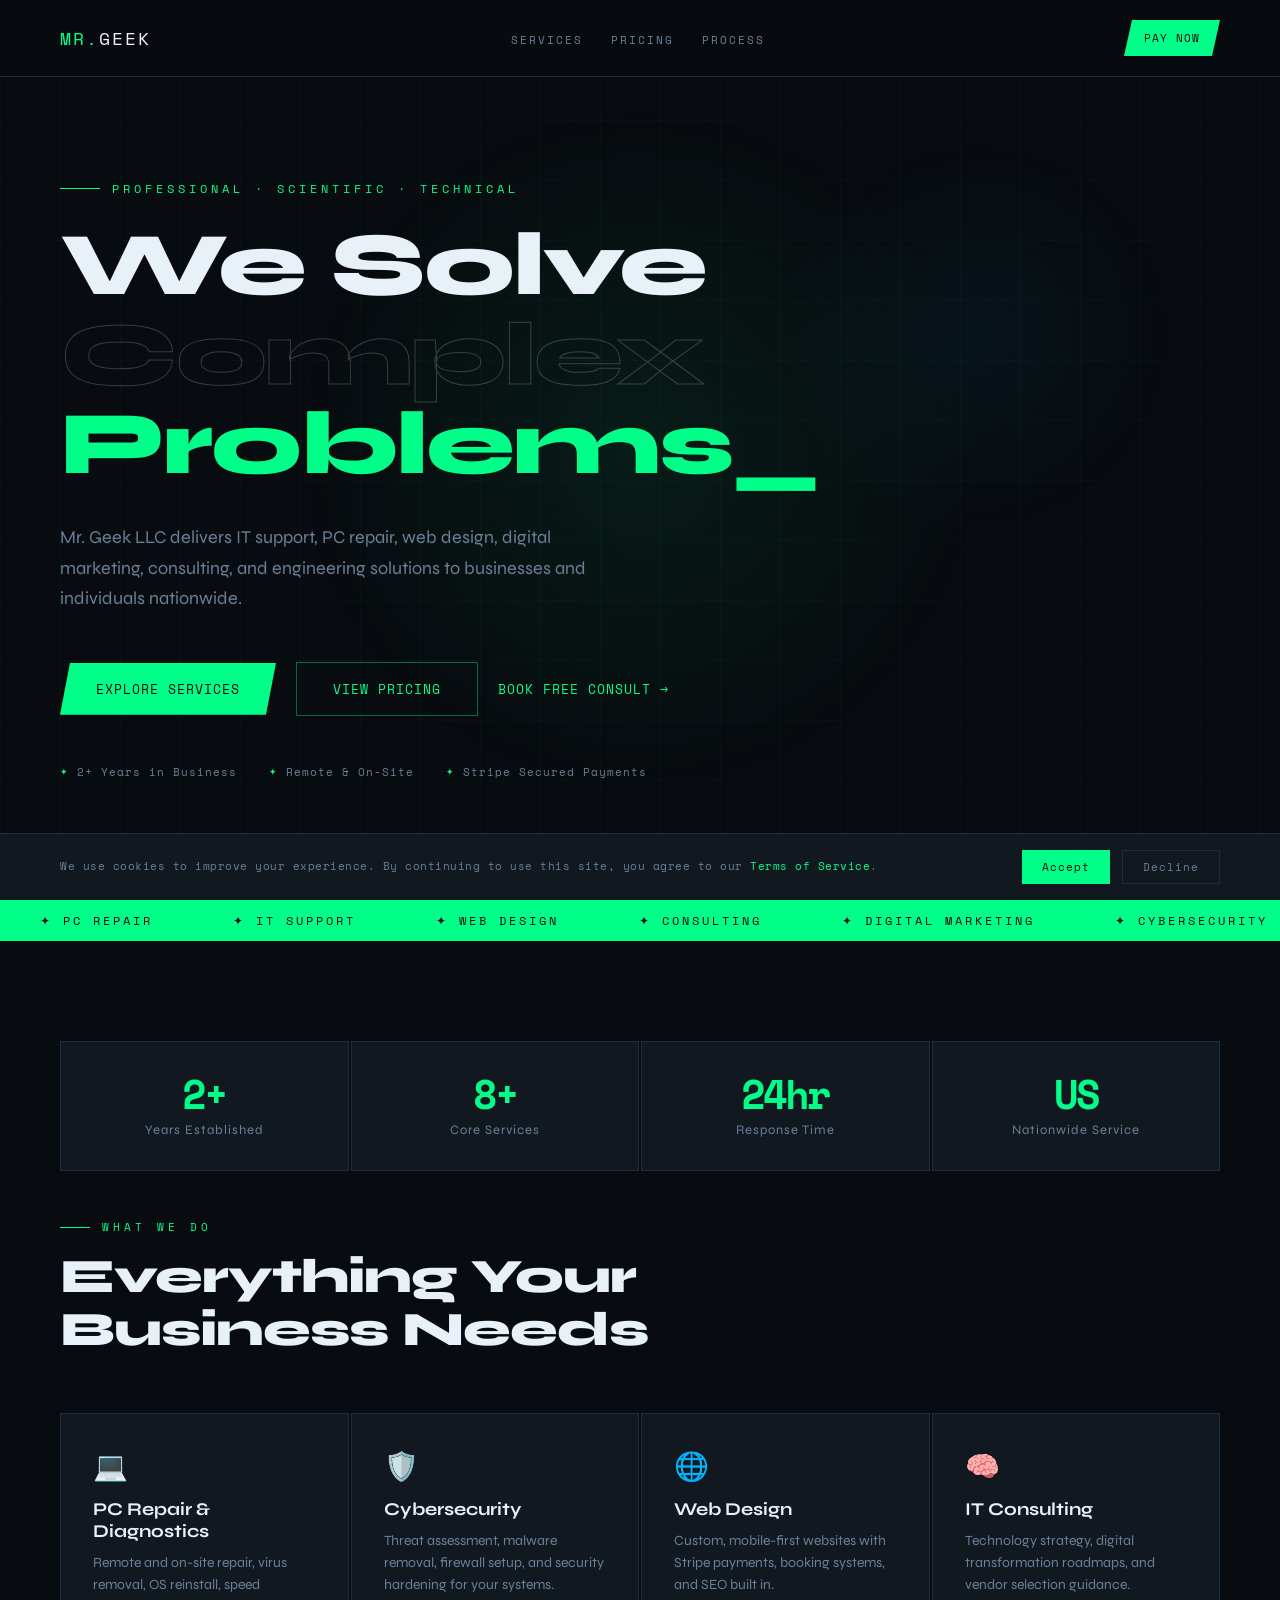
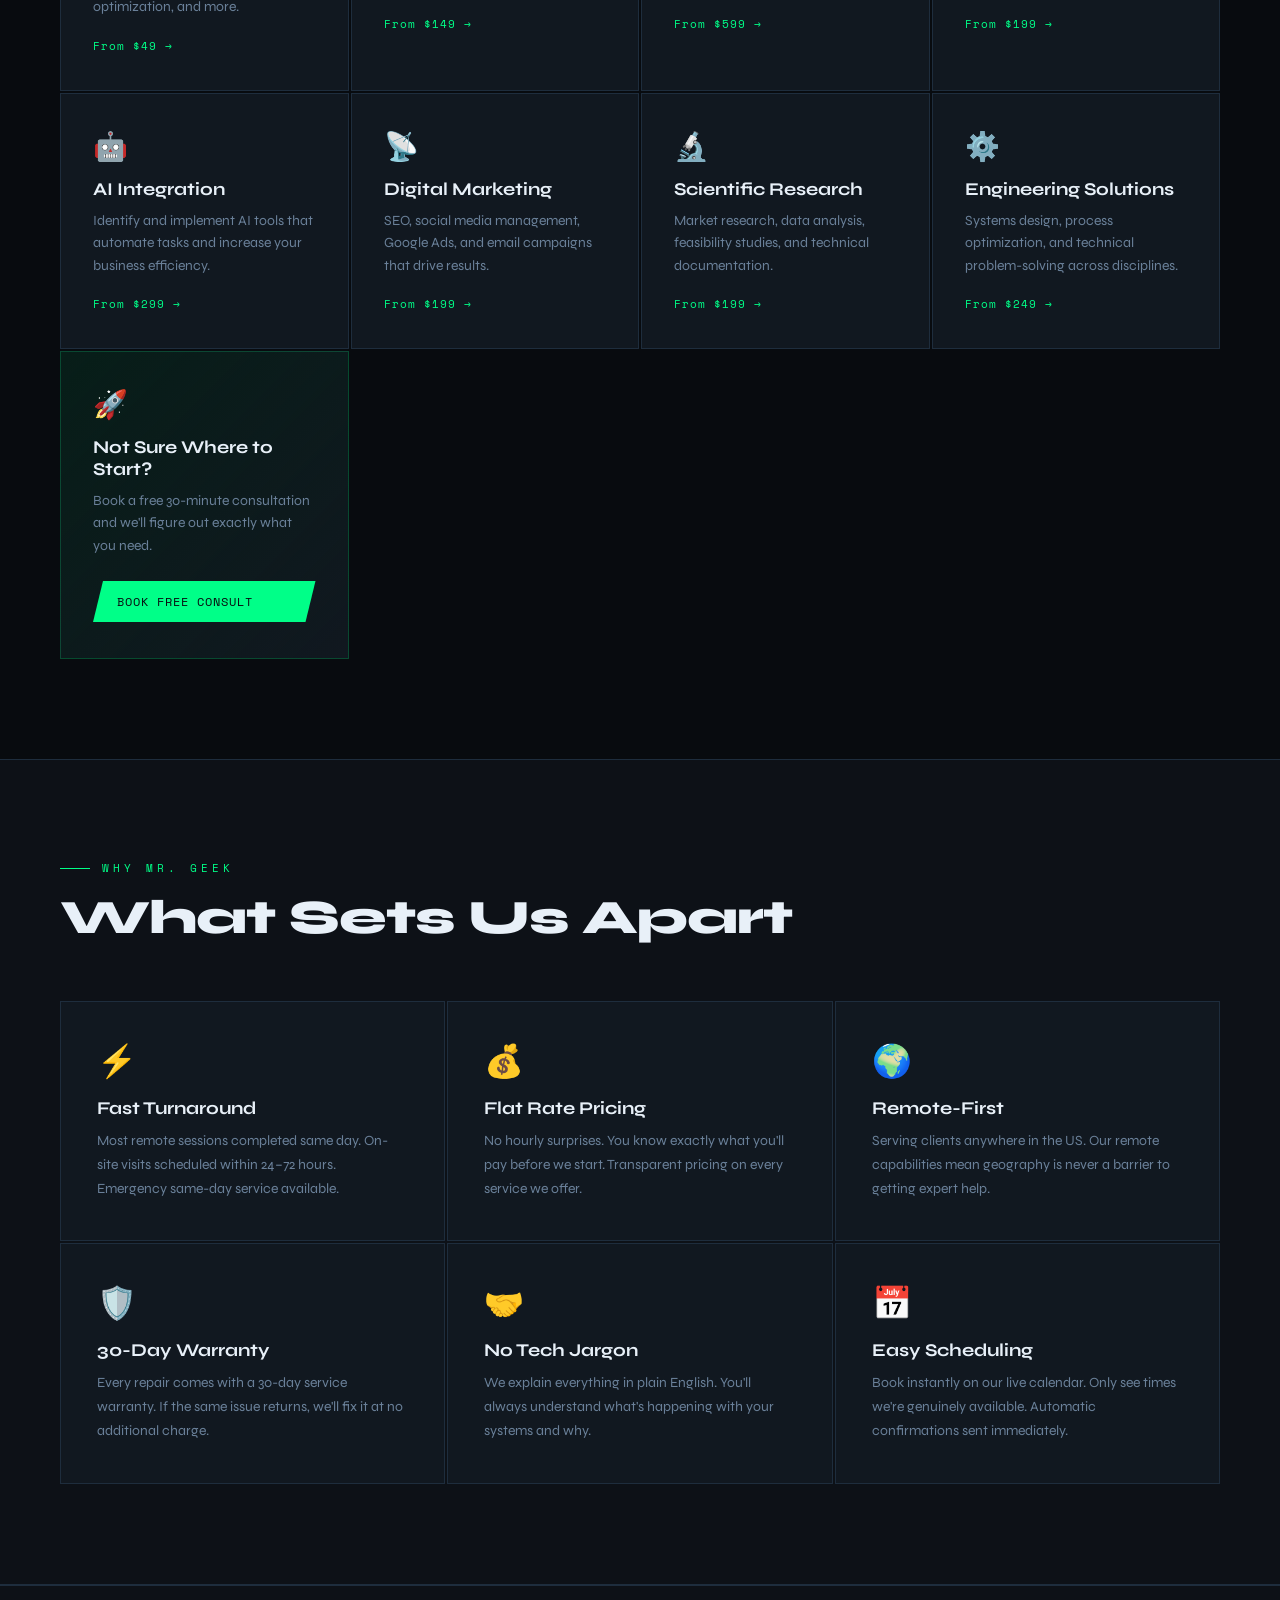
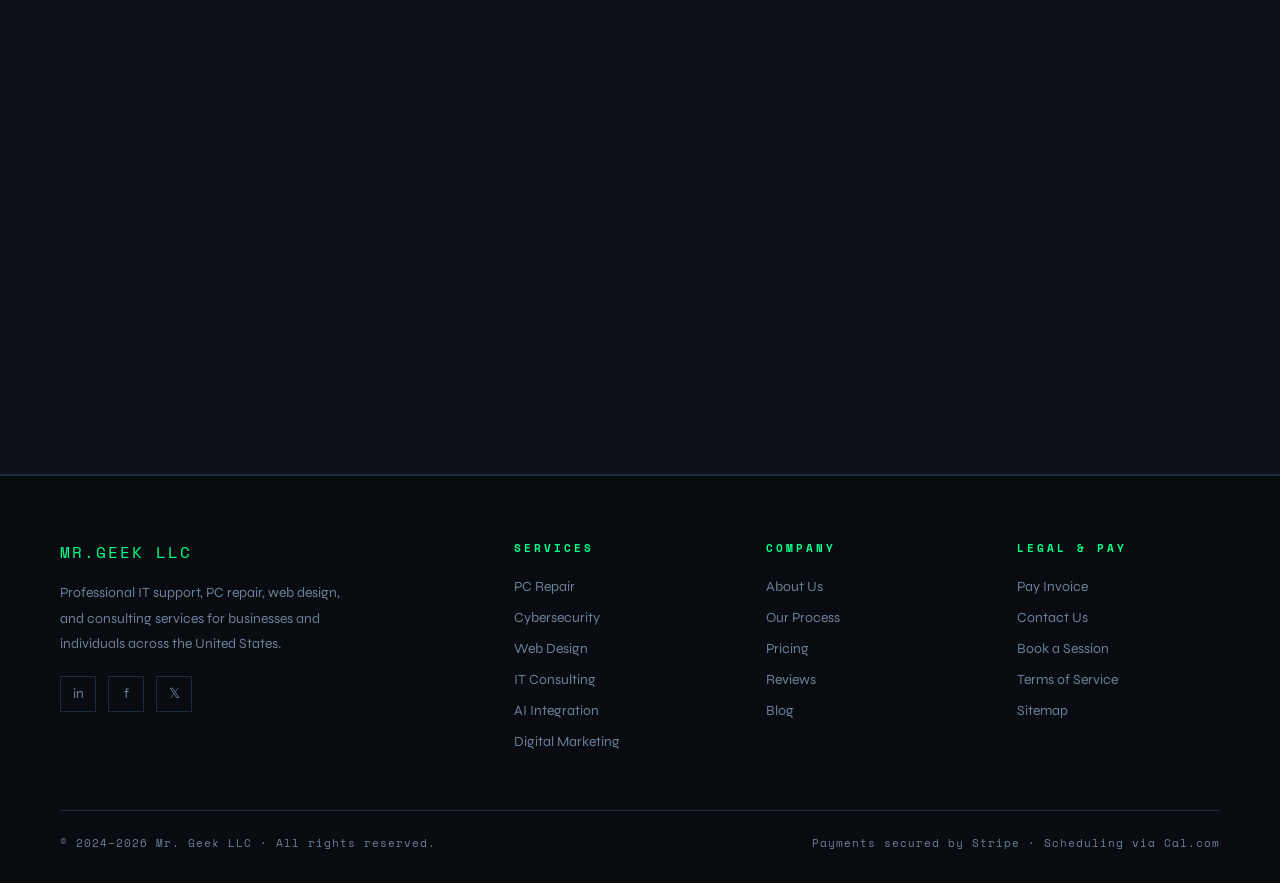
<file: index.html>
<!DOCTYPE html>
<html lang="en">
<head>
<meta charset="UTF-8">
<meta name="viewport" content="width=device-width, initial-scale=1.0">
<title>Mr. Geek LLC — Professional Tech, IT & Consulting Services</title>
<meta name="description" content="Mr. Geek LLC provides IT support, PC repair, web design, digital marketing, consulting, and engineering services to businesses and individuals nationwide.">
<meta name="keywords" content="IT support, PC repair, tech consulting, web design, digital marketing, remote IT, Georgia LLC">
<link rel="stylesheet" href="styles.css">
<script type="application/ld+json">
{
  "@context":"https://schema.org",
  "@type":"LocalBusiness",
  "name":"Mr. Geek LLC",
  "description":"Professional IT support, PC repair, web design, consulting, digital marketing, scientific research, and engineering services.",
  "url":"https://mrgeekllc.github.io/mrgeekllc",
  "areaServed":"United States",
  "serviceType":["IT Support","PC Repair","Web Design","Technology Consulting","Digital Marketing","Engineering"],
  "priceRange":"$$",
  "address":{"@type":"PostalAddress","addressRegion":"GA","addressCountry":"US"}
}
</script>
<style>
.hero{min-height:100vh;display:flex;align-items:center;position:relative;padding:120px 60px 60px;overflow:hidden;}
.hero-glow{position:absolute;width:700px;height:700px;background:radial-gradient(circle,rgba(0,255,136,0.07) 0%,transparent 70%);top:50%;left:50%;transform:translate(-50%,-50%);pointer-events:none;}
.hero-glow2{position:absolute;width:400px;height:400px;background:radial-gradient(circle,rgba(0,200,255,0.05) 0%,transparent 70%);top:15%;right:8%;pointer-events:none;}
.hero-content{position:relative;z-index:1;max-width:900px;}
.hero-tag{font-family:var(--mono);font-size:12px;color:var(--accent);letter-spacing:4px;text-transform:uppercase;margin-bottom:24px;opacity:0;animation:fadeUp 0.8s ease 0.2s forwards;display:flex;align-items:center;gap:12px;}
.hero-tag::before{content:'';display:block;width:40px;height:1px;background:var(--accent);}
.hero-title{font-size:clamp(48px,7vw,96px);font-weight:800;line-height:1.0;letter-spacing:-2px;margin-bottom:32px;opacity:0;animation:fadeUp 0.8s ease 0.4s forwards;}
.hero-title .line2{color:transparent;-webkit-text-stroke:1px rgba(255,255,255,0.2);}
.hero-title .accent{color:var(--accent);}
.hero-desc{font-size:18px;color:var(--muted);line-height:1.7;max-width:560px;margin-bottom:48px;opacity:0;animation:fadeUp 0.8s ease 0.6s forwards;}
.hero-actions{display:flex;gap:20px;align-items:center;opacity:0;animation:fadeUp 0.8s ease 0.8s forwards;flex-wrap:wrap;}
.hero-trust{display:flex;gap:32px;margin-top:48px;opacity:0;animation:fadeUp 0.8s ease 1s forwards;flex-wrap:wrap;}
.trust-item{font-family:var(--mono);font-size:11px;color:var(--muted);letter-spacing:1px;display:flex;align-items:center;gap:8px;}
.trust-item::before{content:'✦';color:var(--accent);font-size:9px;}
.btn-secondary{font-family:var(--mono);font-size:13px;color:var(--accent);text-decoration:none;letter-spacing:1px;text-transform:uppercase;display:flex;align-items:center;gap:8px;transition:gap 0.2s;}
.btn-secondary:hover{gap:16px;}
.stat-strip{display:grid;grid-template-columns:repeat(4,1fr);gap:2px;margin-bottom:2px;}
.stat-box{background:var(--card);border:1px solid var(--border);padding:32px;text-align:center;}
.stat-number{font-family:var(--mono);font-size:40px;font-weight:700;color:var(--accent);letter-spacing:-2px;line-height:1;margin-bottom:8px;}
.stat-label{font-size:13px;color:var(--muted);letter-spacing:1px;}
.services-preview{display:grid;grid-template-columns:repeat(auto-fit,minmax(280px,1fr));gap:2px;}
.service-mini{background:var(--card);border:1px solid var(--border);padding:36px 32px;transition:all 0.3s;position:relative;overflow:hidden;}
.service-mini::before{content:'';position:absolute;inset:0;background:linear-gradient(135deg,rgba(0,255,136,0.05) 0%,transparent 60%);opacity:0;transition:opacity 0.3s;}
.service-mini:hover::before{opacity:1;}
.service-mini:hover{border-color:rgba(0,255,136,0.3);transform:translateY(-4px);}
.service-mini-icon{font-size:28px;margin-bottom:14px;}
.service-mini-name{font-size:18px;font-weight:700;margin-bottom:10px;}
.service-mini-desc{font-size:14px;color:var(--muted);line-height:1.6;margin-bottom:16px;}
.service-mini-link{font-family:var(--mono);font-size:11px;color:var(--accent);text-decoration:none;letter-spacing:1px;}
.why-grid{display:grid;grid-template-columns:repeat(3,1fr);gap:2px;}
.why-card{background:var(--card);border:1px solid var(--border);padding:40px 36px;}
.why-icon{font-size:32px;margin-bottom:16px;}
.why-title{font-size:18px;font-weight:700;margin-bottom:10px;}
.why-desc{font-size:14px;color:var(--muted);line-height:1.7;}
.cta-band{background:linear-gradient(135deg,rgba(0,255,136,0.08) 0%,var(--card) 100%);border:1px solid rgba(0,255,136,0.2);padding:80px 60px;display:flex;justify-content:space-between;align-items:center;gap:40px;}
.cta-band h2{font-size:clamp(24px,3vw,40px);font-weight:800;letter-spacing:-1px;max-width:500px;line-height:1.1;}
.cta-band h2 span{color:var(--accent);}
.cta-actions{display:flex;gap:16px;flex-shrink:0;flex-wrap:wrap;}
.reviews-strip{display:grid;grid-template-columns:repeat(3,1fr);gap:2px;}
.review-card{background:var(--card);border:1px solid var(--border);padding:36px;}
.review-stars{color:var(--accent);font-size:14px;margin-bottom:12px;letter-spacing:2px;}
.review-text{font-size:14px;color:var(--muted);line-height:1.8;margin-bottom:16px;font-style:italic;}
.review-author{font-family:var(--mono);font-size:11px;color:var(--text);letter-spacing:1px;}
@media(max-width:900px){.hero{padding:100px 24px 60px;}.stat-strip{grid-template-columns:1fr 1fr;}.why-grid{grid-template-columns:1fr;}.cta-band{flex-direction:column;padding:48px 24px;}.reviews-strip{grid-template-columns:1fr;}}
</style>
</head>
<body>

<!-- NAV -->
<nav>
  <a href="index.html" class="nav-logo">MR.<span>GEEK</span></a>
  <ul class="nav-links">
    <li><a href="services.html">Services</a></li>
    <li><a href="pricing.html">Pricing</a></li>
    <li><a href="process.html">Process</a></li>
  </ul>
  <a href="pay.html" class="nav-cta">Pay Now</a>
  <button class="hamburger" id="hamburger" aria-label="Menu"><span></span><span></span><span></span></button>
</nav>

<!-- MOBILE MENU -->
<div class="mobile-menu" id="mobileMenu">
  <a href="services.html">Services</a>
  <a href="pricing.html">Pricing</a>
  <a href="reviews.html">Reviews</a>
  <a href="pay.html" class="mobile-cta">Pay Now</a>
</div>

<!-- STICKY BOOK BAR (mobile) -->
<a href="contact.html#booking" class="sticky-book-bar">📅 Book a Free Consultation</a>

<!-- HERO -->
<section class="hero">
  <div class="hero-glow"></div>
  <div class="hero-glow2"></div>
  <div class="hero-content">
    <div class="hero-tag">Professional · Scientific · Technical</div>
    <h1 class="hero-title">
      We Solve<br>
      <span class="line2">Complex</span><br>
      <span class="accent">Problems<span class="blink">_</span></span>
    </h1>
    <p class="hero-desc">Mr. Geek LLC delivers IT support, PC repair, web design, digital marketing, consulting, and engineering solutions to businesses and individuals nationwide.</p>
    <div class="hero-actions">
      <a href="services.html" class="btn-primary">Explore Services</a>
      <a href="pricing.html" class="btn-outline">View Pricing</a>
      <a href="contact.html#booking" class="btn-secondary">Book Free Consult →</a>
    </div>
    <div class="hero-trust">
      <span class="trust-item">2+ Years in Business</span>
      <span class="trust-item">Remote & On-Site</span>
      <span class="trust-item">Stripe Secured Payments</span>
    </div>
  </div>
</section>

<!-- TICKER -->
<div class="ticker">
  <div class="ticker-inner">
    <span class="ticker-item">PC Repair</span><span class="ticker-item">IT Support</span><span class="ticker-item">Web Design</span><span class="ticker-item">Consulting</span><span class="ticker-item">Digital Marketing</span><span class="ticker-item">Cybersecurity</span><span class="ticker-item">AI Integration</span><span class="ticker-item">Engineering</span><span class="ticker-item">Scientific Research</span>
    <span class="ticker-item">PC Repair</span><span class="ticker-item">IT Support</span><span class="ticker-item">Web Design</span><span class="ticker-item">Consulting</span><span class="ticker-item">Digital Marketing</span><span class="ticker-item">Cybersecurity</span><span class="ticker-item">AI Integration</span><span class="ticker-item">Engineering</span><span class="ticker-item">Scientific Research</span>
  </div>
</div>

<!-- STATS -->
<section class="section">
  <div class="stat-strip reveal">
    <div class="stat-box"><div class="stat-number">2+</div><div class="stat-label">Years Established</div></div>
    <div class="stat-box"><div class="stat-number">8+</div><div class="stat-label">Core Services</div></div>
    <div class="stat-box"><div class="stat-number">24hr</div><div class="stat-label">Response Time</div></div>
    <div class="stat-box"><div class="stat-number">US</div><div class="stat-label">Nationwide Service</div></div>
  </div>

  <!-- SERVICES PREVIEW -->
  <div class="section-label" style="margin-top:48px;">What We Do</div>
  <h2 class="section-title reveal">Everything Your<br>Business Needs</h2>
  <div class="services-preview">
    <div class="service-mini reveal">
      <div class="service-mini-icon">💻</div>
      <div class="service-mini-name">PC Repair & Diagnostics</div>
      <p class="service-mini-desc">Remote and on-site repair, virus removal, OS reinstall, speed optimization, and more.</p>
      <a href="services.html#pc" class="service-mini-link">From $49 →</a>
    </div>
    <div class="service-mini reveal">
      <div class="service-mini-icon">🛡️</div>
      <div class="service-mini-name">Cybersecurity</div>
      <p class="service-mini-desc">Threat assessment, malware removal, firewall setup, and security hardening for your systems.</p>
      <a href="services.html#cyber" class="service-mini-link">From $149 →</a>
    </div>
    <div class="service-mini reveal">
      <div class="service-mini-icon">🌐</div>
      <div class="service-mini-name">Web Design</div>
      <p class="service-mini-desc">Custom, mobile-first websites with Stripe payments, booking systems, and SEO built in.</p>
      <a href="pricing.html#web" class="service-mini-link">From $599 →</a>
    </div>
    <div class="service-mini reveal">
      <div class="service-mini-icon">🧠</div>
      <div class="service-mini-name">IT Consulting</div>
      <p class="service-mini-desc">Technology strategy, digital transformation roadmaps, and vendor selection guidance.</p>
      <a href="services.html#consulting" class="service-mini-link">From $199 →</a>
    </div>
    <div class="service-mini reveal">
      <div class="service-mini-icon">🤖</div>
      <div class="service-mini-name">AI Integration</div>
      <p class="service-mini-desc">Identify and implement AI tools that automate tasks and increase your business efficiency.</p>
      <a href="services.html#ai" class="service-mini-link">From $299 →</a>
    </div>
    <div class="service-mini reveal">
      <div class="service-mini-icon">📡</div>
      <div class="service-mini-name">Digital Marketing</div>
      <p class="service-mini-desc">SEO, social media management, Google Ads, and email campaigns that drive results.</p>
      <a href="services.html#marketing" class="service-mini-link">From $199 →</a>
    </div>
    <div class="service-mini reveal">
      <div class="service-mini-icon">🔬</div>
      <div class="service-mini-name">Scientific Research</div>
      <p class="service-mini-desc">Market research, data analysis, feasibility studies, and technical documentation.</p>
      <a href="services.html#research" class="service-mini-link">From $199 →</a>
    </div>
    <div class="service-mini reveal">
      <div class="service-mini-icon">⚙️</div>
      <div class="service-mini-name">Engineering Solutions</div>
      <p class="service-mini-desc">Systems design, process optimization, and technical problem-solving across disciplines.</p>
      <a href="services.html#engineering" class="service-mini-link">From $249 →</a>
    </div>
    <div class="service-mini reveal" style="background:linear-gradient(135deg,rgba(0,255,136,0.08) 0%,var(--card) 100%);border-color:rgba(0,255,136,0.2);display:flex;flex-direction:column;justify-content:center;">
      <div class="service-mini-icon">🚀</div>
      <div class="service-mini-name">Not Sure Where to Start?</div>
      <p class="service-mini-desc">Book a free 30-minute consultation and we'll figure out exactly what you need.</p>
      <a href="contact.html#booking" class="btn-primary" style="font-size:12px;padding:12px 24px;margin-top:8px;display:inline-block;">Book Free Consult</a>
    </div>
  </div>
</section>

<!-- WHY US -->
<section class="section section-alt">
  <div class="section-label">Why Mr. Geek</div>
  <h2 class="section-title reveal">What Sets Us Apart</h2>
  <div class="why-grid">
    <div class="why-card reveal">
      <div class="why-icon">⚡</div>
      <div class="why-title">Fast Turnaround</div>
      <p class="why-desc">Most remote sessions completed same day. On-site visits scheduled within 24–72 hours. Emergency same-day service available.</p>
    </div>
    <div class="why-card reveal">
      <div class="why-icon">💰</div>
      <div class="why-title">Flat Rate Pricing</div>
      <p class="why-desc">No hourly surprises. You know exactly what you'll pay before we start. Transparent pricing on every service we offer.</p>
    </div>
    <div class="why-card reveal">
      <div class="why-icon">🌍</div>
      <div class="why-title">Remote-First</div>
      <p class="why-desc">Serving clients anywhere in the US. Our remote capabilities mean geography is never a barrier to getting expert help.</p>
    </div>
    <div class="why-card reveal">
      <div class="why-icon">🛡️</div>
      <div class="why-title">30-Day Warranty</div>
      <p class="why-desc">Every repair comes with a 30-day service warranty. If the same issue returns, we'll fix it at no additional charge.</p>
    </div>
    <div class="why-card reveal">
      <div class="why-icon">🤝</div>
      <div class="why-title">No Tech Jargon</div>
      <p class="why-desc">We explain everything in plain English. You'll always understand what's happening with your systems and why.</p>
    </div>
    <div class="why-card reveal">
      <div class="why-icon">📅</div>
      <div class="why-title">Easy Scheduling</div>
      <p class="why-desc">Book instantly on our live calendar. Only see times we're genuinely available. Automatic confirmations sent immediately.</p>
    </div>
  </div>
</section>


<!-- CTA BAND -->
<section class="section section-alt">
  <div class="cta-band reveal">
    <h2>Ready to work with <span>Mr. Geek LLC?</span></h2>
    <div class="cta-actions">
      <a href="contact.html#booking" class="btn-primary">Book Free Consultation</a>
      <a href="pay.html" class="btn-outline">Pay an Invoice</a>
    </div>
  </div>
</section>

<!-- FOOTER -->
<footer>
  <div class="footer-grid">
    <div class="footer-brand">
      <div class="footer-logo">MR.GEEK LLC</div>
      <p>Professional IT support, PC repair, web design, and consulting services for businesses and individuals across the United States.</p>
      <div class="footer-social" style="margin-top:20px;">
        <a href="#" title="LinkedIn">in</a>
        <a href="#" title="Facebook">f</a>
        <a href="#" title="X/Twitter">𝕏</a>
      </div>
    </div>
    <div class="footer-col">
      <h4>Services</h4>
      <ul>
        <li><a href="services.html#pc">PC Repair</a></li>
        <li><a href="services.html#cyber">Cybersecurity</a></li>
        <li><a href="services.html#web">Web Design</a></li>
        <li><a href="services.html#consulting">IT Consulting</a></li>
        <li><a href="services.html#ai">AI Integration</a></li>
        <li><a href="services.html#marketing">Digital Marketing</a></li>
      </ul>
    </div>
    <div class="footer-col">
      <h4>Company</h4>
      <ul>
        <li><a href="about.html">About Us</a></li>
        <li><a href="process.html">Our Process</a></li>
        <li><a href="pricing.html">Pricing</a></li>
        <li><a href="reviews.html">Reviews</a></li>
        <li><a href="blog.html">Blog</a></li>
      </ul>
    </div>
    <div class="footer-col">
      <h4>Legal & Pay</h4>
      <ul>
        <li><a href="pay.html">Pay Invoice</a></li>
        <li><a href="contact.html">Contact Us</a></li>
        <li><a href="contact.html#booking">Book a Session</a></li>
        <li><a href="tos.html">Terms of Service</a></li>
        <li><a href="404.html">Sitemap</a></li>
      </ul>
    </div>
  </div>
  <div class="footer-bottom">
    <div class="footer-copy">© 2024–2026 Mr. Geek LLC · All rights reserved.</div>
    <div class="footer-copy">Payments secured by Stripe · Scheduling via Cal.com</div>
  </div>
</footer>

<!-- COOKIE BAR -->
<div class="cookie-bar" id="cookieBar" style="display:none;">
  <p>We use cookies to improve your experience. By continuing to use this site, you agree to our <a href="tos.html">Terms of Service</a>.</p>
  <div class="cookie-bar-actions">
    <button class="cookie-accept" id="cookieAccept">Accept</button>
    <button class="cookie-decline" id="cookieDecline">Decline</button>
  </div>
</div>

<script src="main.js"></script>
</body>
</html>
</file>
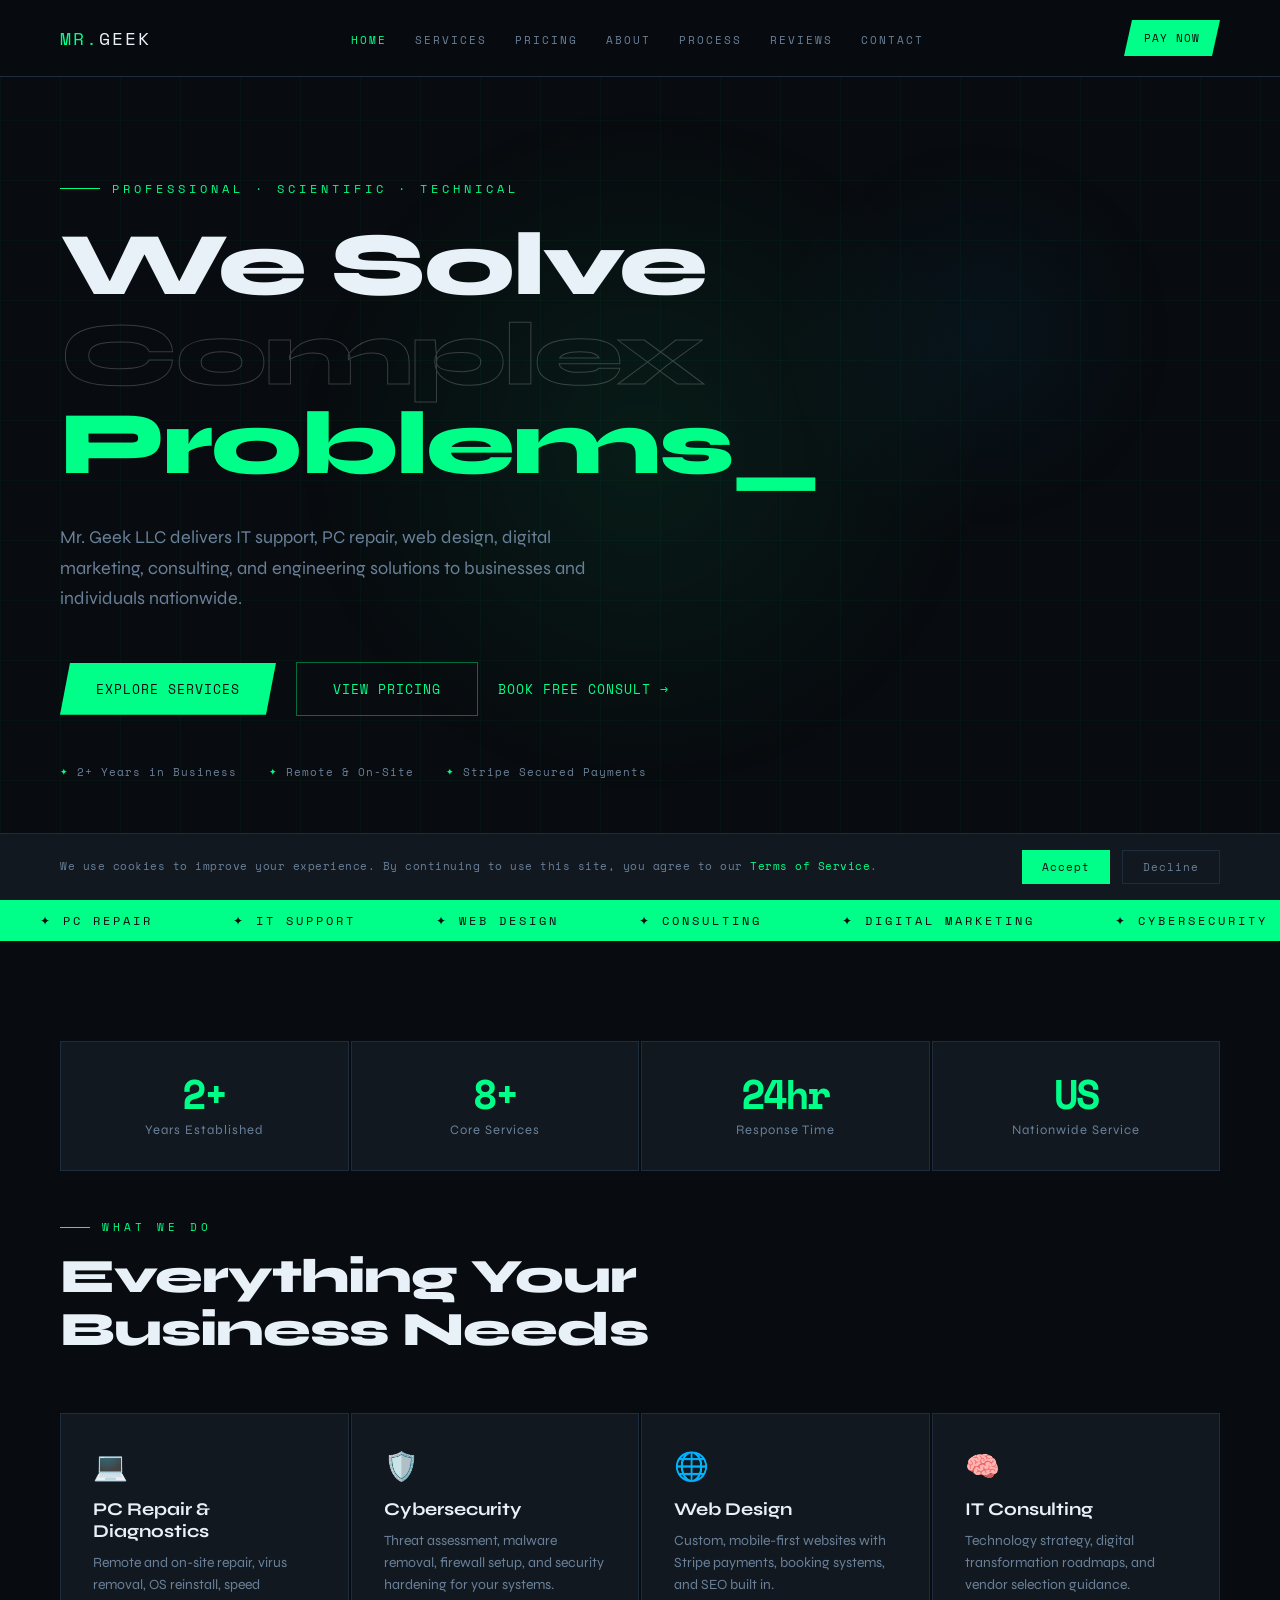
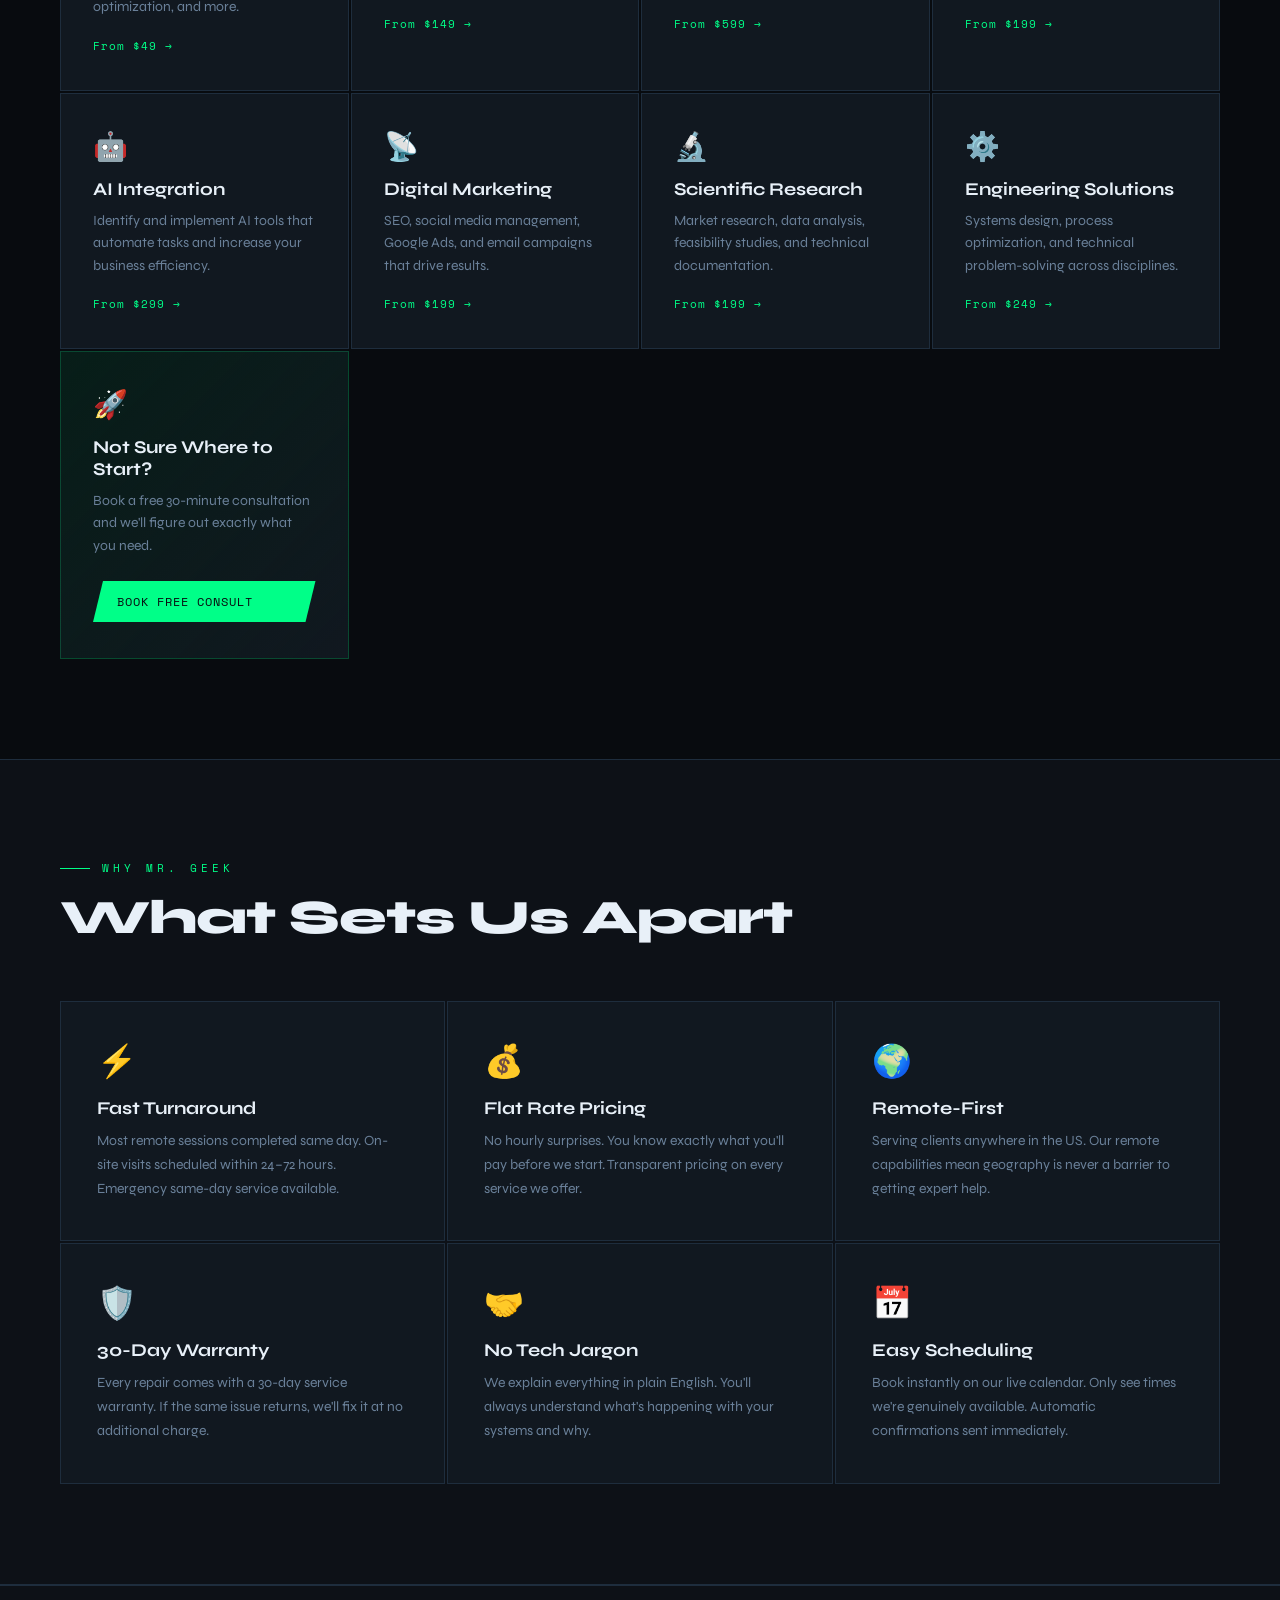
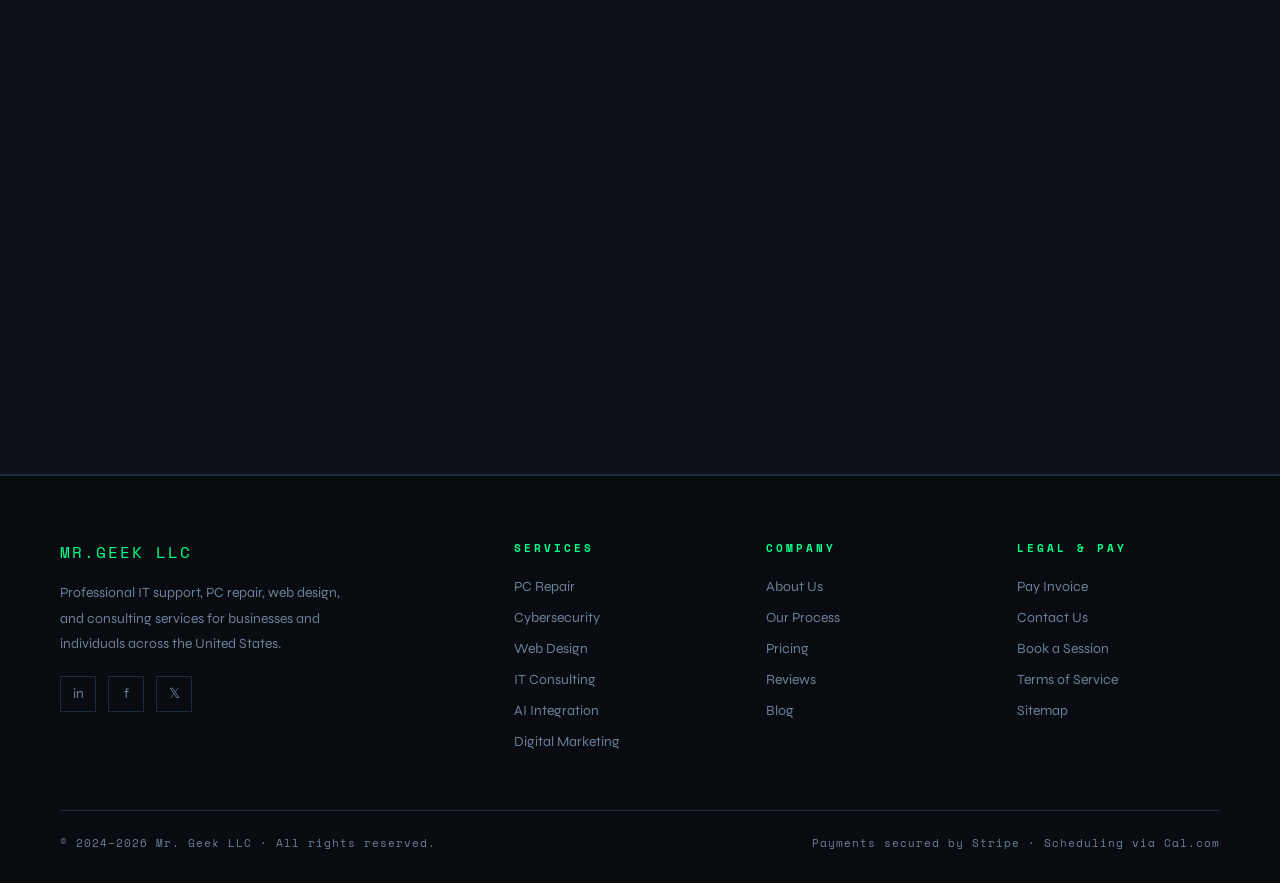
<file: Index.html>
<!DOCTYPE html>
<html lang="en">
<head>
<meta charset="UTF-8">
<meta name="viewport" content="width=device-width, initial-scale=1.0">
<title>Mr. Geek LLC — Professional Tech, IT & Consulting Services</title>
<meta name="description" content="Mr. Geek LLC provides IT support, PC repair, web design, digital marketing, consulting, and engineering services to businesses and individuals nationwide.">
<meta name="keywords" content="IT support, PC repair, tech consulting, web design, digital marketing, remote IT, Georgia LLC">
<link rel="stylesheet" href="styles.css">
<script type="application/ld+json">
{
  "@context":"https://schema.org",
  "@type":"LocalBusiness",
  "name":"Mr. Geek LLC",
  "description":"Professional IT support, PC repair, web design, consulting, digital marketing, scientific research, and engineering services.",
  "url":"https://mrgeekllc.github.io/mrgeekllc",
  "areaServed":"United States",
  "serviceType":["IT Support","PC Repair","Web Design","Technology Consulting","Digital Marketing","Engineering"],
  "priceRange":"$$",
  "address":{"@type":"PostalAddress","addressRegion":"GA","addressCountry":"US"}
}
</script>
<style>
.hero{min-height:100vh;display:flex;align-items:center;position:relative;padding:120px 60px 60px;overflow:hidden;}
.hero-glow{position:absolute;width:700px;height:700px;background:radial-gradient(circle,rgba(0,255,136,0.07) 0%,transparent 70%);top:50%;left:50%;transform:translate(-50%,-50%);pointer-events:none;}
.hero-glow2{position:absolute;width:400px;height:400px;background:radial-gradient(circle,rgba(0,200,255,0.05) 0%,transparent 70%);top:15%;right:8%;pointer-events:none;}
.hero-content{position:relative;z-index:1;max-width:900px;}
.hero-tag{font-family:var(--mono);font-size:12px;color:var(--accent);letter-spacing:4px;text-transform:uppercase;margin-bottom:24px;opacity:0;animation:fadeUp 0.8s ease 0.2s forwards;display:flex;align-items:center;gap:12px;}
.hero-tag::before{content:'';display:block;width:40px;height:1px;background:var(--accent);}
.hero-title{font-size:clamp(48px,7vw,96px);font-weight:800;line-height:1.0;letter-spacing:-2px;margin-bottom:32px;opacity:0;animation:fadeUp 0.8s ease 0.4s forwards;}
.hero-title .line2{color:transparent;-webkit-text-stroke:1px rgba(255,255,255,0.2);}
.hero-title .accent{color:var(--accent);}
.hero-desc{font-size:18px;color:var(--muted);line-height:1.7;max-width:560px;margin-bottom:48px;opacity:0;animation:fadeUp 0.8s ease 0.6s forwards;}
.hero-actions{display:flex;gap:20px;align-items:center;opacity:0;animation:fadeUp 0.8s ease 0.8s forwards;flex-wrap:wrap;}
.hero-trust{display:flex;gap:32px;margin-top:48px;opacity:0;animation:fadeUp 0.8s ease 1s forwards;flex-wrap:wrap;}
.trust-item{font-family:var(--mono);font-size:11px;color:var(--muted);letter-spacing:1px;display:flex;align-items:center;gap:8px;}
.trust-item::before{content:'✦';color:var(--accent);font-size:9px;}
.btn-secondary{font-family:var(--mono);font-size:13px;color:var(--accent);text-decoration:none;letter-spacing:1px;text-transform:uppercase;display:flex;align-items:center;gap:8px;transition:gap 0.2s;}
.btn-secondary:hover{gap:16px;}
.stat-strip{display:grid;grid-template-columns:repeat(4,1fr);gap:2px;margin-bottom:2px;}
.stat-box{background:var(--card);border:1px solid var(--border);padding:32px;text-align:center;}
.stat-number{font-family:var(--mono);font-size:40px;font-weight:700;color:var(--accent);letter-spacing:-2px;line-height:1;margin-bottom:8px;}
.stat-label{font-size:13px;color:var(--muted);letter-spacing:1px;}
.services-preview{display:grid;grid-template-columns:repeat(auto-fit,minmax(280px,1fr));gap:2px;}
.service-mini{background:var(--card);border:1px solid var(--border);padding:36px 32px;transition:all 0.3s;position:relative;overflow:hidden;}
.service-mini::before{content:'';position:absolute;inset:0;background:linear-gradient(135deg,rgba(0,255,136,0.05) 0%,transparent 60%);opacity:0;transition:opacity 0.3s;}
.service-mini:hover::before{opacity:1;}
.service-mini:hover{border-color:rgba(0,255,136,0.3);transform:translateY(-4px);}
.service-mini-icon{font-size:28px;margin-bottom:14px;}
.service-mini-name{font-size:18px;font-weight:700;margin-bottom:10px;}
.service-mini-desc{font-size:14px;color:var(--muted);line-height:1.6;margin-bottom:16px;}
.service-mini-link{font-family:var(--mono);font-size:11px;color:var(--accent);text-decoration:none;letter-spacing:1px;}
.why-grid{display:grid;grid-template-columns:repeat(3,1fr);gap:2px;}
.why-card{background:var(--card);border:1px solid var(--border);padding:40px 36px;}
.why-icon{font-size:32px;margin-bottom:16px;}
.why-title{font-size:18px;font-weight:700;margin-bottom:10px;}
.why-desc{font-size:14px;color:var(--muted);line-height:1.7;}
.cta-band{background:linear-gradient(135deg,rgba(0,255,136,0.08) 0%,var(--card) 100%);border:1px solid rgba(0,255,136,0.2);padding:80px 60px;display:flex;justify-content:space-between;align-items:center;gap:40px;}
.cta-band h2{font-size:clamp(24px,3vw,40px);font-weight:800;letter-spacing:-1px;max-width:500px;line-height:1.1;}
.cta-band h2 span{color:var(--accent);}
.cta-actions{display:flex;gap:16px;flex-shrink:0;flex-wrap:wrap;}
.reviews-strip{display:grid;grid-template-columns:repeat(3,1fr);gap:2px;}
.review-card{background:var(--card);border:1px solid var(--border);padding:36px;}
.review-stars{color:var(--accent);font-size:14px;margin-bottom:12px;letter-spacing:2px;}
.review-text{font-size:14px;color:var(--muted);line-height:1.8;margin-bottom:16px;font-style:italic;}
.review-author{font-family:var(--mono);font-size:11px;color:var(--text);letter-spacing:1px;}
@media(max-width:900px){.hero{padding:100px 24px 60px;}.stat-strip{grid-template-columns:1fr 1fr;}.why-grid{grid-template-columns:1fr;}.cta-band{flex-direction:column;padding:48px 24px;}.reviews-strip{grid-template-columns:1fr;}}
</style>
</head>
<body>

<!-- NAV -->
<nav>
  <a href="index.html" class="nav-logo">MR.<span>GEEK</span></a>
  <ul class="nav-links">
    <li><a href="index.html" class="active">Home</a></li>
    <li><a href="services.html">Services</a></li>
    <li><a href="pricing.html">Pricing</a></li>
    <li><a href="about.html">About</a></li>
    <li><a href="process.html">Process</a></li>
    <li><a href="reviews.html">Reviews</a></li>
    <li><a href="contact.html">Contact</a></li>
  </ul>
  <a href="pay.html" class="nav-cta">Pay Now</a>
  <button class="hamburger" id="hamburger" aria-label="Menu"><span></span><span></span><span></span></button>
</nav>

<!-- MOBILE MENU -->
<div class="mobile-menu" id="mobileMenu">
  <a href="index.html">Home</a>
  <a href="services.html">Services</a>
  <a href="pricing.html">Pricing</a>
  <a href="about.html">About</a>
  <a href="process.html">Process</a>
  <a href="reviews.html">Reviews</a>
  <a href="blog.html">Blog</a>
  <a href="contact.html">Contact</a>
  <a href="pay.html" class="mobile-cta">Pay Now</a>
</div>

<!-- STICKY BOOK BAR (mobile) -->
<a href="contact.html#booking" class="sticky-book-bar">📅 Book a Free Consultation</a>

<!-- HERO -->
<section class="hero">
  <div class="hero-glow"></div>
  <div class="hero-glow2"></div>
  <div class="hero-content">
    <div class="hero-tag">Professional · Scientific · Technical</div>
    <h1 class="hero-title">
      We Solve<br>
      <span class="line2">Complex</span><br>
      <span class="accent">Problems<span class="blink">_</span></span>
    </h1>
    <p class="hero-desc">Mr. Geek LLC delivers IT support, PC repair, web design, digital marketing, consulting, and engineering solutions to businesses and individuals nationwide.</p>
    <div class="hero-actions">
      <a href="services.html" class="btn-primary">Explore Services</a>
      <a href="pricing.html" class="btn-outline">View Pricing</a>
      <a href="contact.html#booking" class="btn-secondary">Book Free Consult →</a>
    </div>
    <div class="hero-trust">
      <span class="trust-item">2+ Years in Business</span>
      <span class="trust-item">Remote & On-Site</span>
      <span class="trust-item">Stripe Secured Payments</span>
    </div>
  </div>
</section>

<!-- TICKER -->
<div class="ticker">
  <div class="ticker-inner">
    <span class="ticker-item">PC Repair</span><span class="ticker-item">IT Support</span><span class="ticker-item">Web Design</span><span class="ticker-item">Consulting</span><span class="ticker-item">Digital Marketing</span><span class="ticker-item">Cybersecurity</span><span class="ticker-item">AI Integration</span><span class="ticker-item">Engineering</span><span class="ticker-item">Scientific Research</span>
    <span class="ticker-item">PC Repair</span><span class="ticker-item">IT Support</span><span class="ticker-item">Web Design</span><span class="ticker-item">Consulting</span><span class="ticker-item">Digital Marketing</span><span class="ticker-item">Cybersecurity</span><span class="ticker-item">AI Integration</span><span class="ticker-item">Engineering</span><span class="ticker-item">Scientific Research</span>
  </div>
</div>

<!-- STATS -->
<section class="section">
  <div class="stat-strip reveal">
    <div class="stat-box"><div class="stat-number">2+</div><div class="stat-label">Years Established</div></div>
    <div class="stat-box"><div class="stat-number">8+</div><div class="stat-label">Core Services</div></div>
    <div class="stat-box"><div class="stat-number">24hr</div><div class="stat-label">Response Time</div></div>
    <div class="stat-box"><div class="stat-number">US</div><div class="stat-label">Nationwide Service</div></div>
  </div>

  <!-- SERVICES PREVIEW -->
  <div class="section-label" style="margin-top:48px;">What We Do</div>
  <h2 class="section-title reveal">Everything Your<br>Business Needs</h2>
  <div class="services-preview">
    <div class="service-mini reveal">
      <div class="service-mini-icon">💻</div>
      <div class="service-mini-name">PC Repair & Diagnostics</div>
      <p class="service-mini-desc">Remote and on-site repair, virus removal, OS reinstall, speed optimization, and more.</p>
      <a href="services.html#pc" class="service-mini-link">From $49 →</a>
    </div>
    <div class="service-mini reveal">
      <div class="service-mini-icon">🛡️</div>
      <div class="service-mini-name">Cybersecurity</div>
      <p class="service-mini-desc">Threat assessment, malware removal, firewall setup, and security hardening for your systems.</p>
      <a href="services.html#cyber" class="service-mini-link">From $149 →</a>
    </div>
    <div class="service-mini reveal">
      <div class="service-mini-icon">🌐</div>
      <div class="service-mini-name">Web Design</div>
      <p class="service-mini-desc">Custom, mobile-first websites with Stripe payments, booking systems, and SEO built in.</p>
      <a href="pricing.html#web" class="service-mini-link">From $599 →</a>
    </div>
    <div class="service-mini reveal">
      <div class="service-mini-icon">🧠</div>
      <div class="service-mini-name">IT Consulting</div>
      <p class="service-mini-desc">Technology strategy, digital transformation roadmaps, and vendor selection guidance.</p>
      <a href="services.html#consulting" class="service-mini-link">From $199 →</a>
    </div>
    <div class="service-mini reveal">
      <div class="service-mini-icon">🤖</div>
      <div class="service-mini-name">AI Integration</div>
      <p class="service-mini-desc">Identify and implement AI tools that automate tasks and increase your business efficiency.</p>
      <a href="services.html#ai" class="service-mini-link">From $299 →</a>
    </div>
    <div class="service-mini reveal">
      <div class="service-mini-icon">📡</div>
      <div class="service-mini-name">Digital Marketing</div>
      <p class="service-mini-desc">SEO, social media management, Google Ads, and email campaigns that drive results.</p>
      <a href="services.html#marketing" class="service-mini-link">From $199 →</a>
    </div>
    <div class="service-mini reveal">
      <div class="service-mini-icon">🔬</div>
      <div class="service-mini-name">Scientific Research</div>
      <p class="service-mini-desc">Market research, data analysis, feasibility studies, and technical documentation.</p>
      <a href="services.html#research" class="service-mini-link">From $199 →</a>
    </div>
    <div class="service-mini reveal">
      <div class="service-mini-icon">⚙️</div>
      <div class="service-mini-name">Engineering Solutions</div>
      <p class="service-mini-desc">Systems design, process optimization, and technical problem-solving across disciplines.</p>
      <a href="services.html#engineering" class="service-mini-link">From $249 →</a>
    </div>
    <div class="service-mini reveal" style="background:linear-gradient(135deg,rgba(0,255,136,0.08) 0%,var(--card) 100%);border-color:rgba(0,255,136,0.2);display:flex;flex-direction:column;justify-content:center;">
      <div class="service-mini-icon">🚀</div>
      <div class="service-mini-name">Not Sure Where to Start?</div>
      <p class="service-mini-desc">Book a free 30-minute consultation and we'll figure out exactly what you need.</p>
      <a href="contact.html#booking" class="btn-primary" style="font-size:12px;padding:12px 24px;margin-top:8px;display:inline-block;">Book Free Consult</a>
    </div>
  </div>
</section>

<!-- WHY US -->
<section class="section section-alt">
  <div class="section-label">Why Mr. Geek</div>
  <h2 class="section-title reveal">What Sets Us Apart</h2>
  <div class="why-grid">
    <div class="why-card reveal">
      <div class="why-icon">⚡</div>
      <div class="why-title">Fast Turnaround</div>
      <p class="why-desc">Most remote sessions completed same day. On-site visits scheduled within 24–72 hours. Emergency same-day service available.</p>
    </div>
    <div class="why-card reveal">
      <div class="why-icon">💰</div>
      <div class="why-title">Flat Rate Pricing</div>
      <p class="why-desc">No hourly surprises. You know exactly what you'll pay before we start. Transparent pricing on every service we offer.</p>
    </div>
    <div class="why-card reveal">
      <div class="why-icon">🌍</div>
      <div class="why-title">Remote-First</div>
      <p class="why-desc">Serving clients anywhere in the US. Our remote capabilities mean geography is never a barrier to getting expert help.</p>
    </div>
    <div class="why-card reveal">
      <div class="why-icon">🛡️</div>
      <div class="why-title">30-Day Warranty</div>
      <p class="why-desc">Every repair comes with a 30-day service warranty. If the same issue returns, we'll fix it at no additional charge.</p>
    </div>
    <div class="why-card reveal">
      <div class="why-icon">🤝</div>
      <div class="why-title">No Tech Jargon</div>
      <p class="why-desc">We explain everything in plain English. You'll always understand what's happening with your systems and why.</p>
    </div>
    <div class="why-card reveal">
      <div class="why-icon">📅</div>
      <div class="why-title">Easy Scheduling</div>
      <p class="why-desc">Book instantly on our live calendar. Only see times we're genuinely available. Automatic confirmations sent immediately.</p>
    </div>
  </div>
</section>


<!-- CTA BAND -->
<section class="section section-alt">
  <div class="cta-band reveal">
    <h2>Ready to work with <span>Mr. Geek LLC?</span></h2>
    <div class="cta-actions">
      <a href="contact.html#booking" class="btn-primary">Book Free Consultation</a>
      <a href="pay.html" class="btn-outline">Pay an Invoice</a>
    </div>
  </div>
</section>

<!-- FOOTER -->
<footer>
  <div class="footer-grid">
    <div class="footer-brand">
      <div class="footer-logo">MR.GEEK LLC</div>
      <p>Professional IT support, PC repair, web design, and consulting services for businesses and individuals across the United States.</p>
      <div class="footer-social" style="margin-top:20px;">
        <a href="#" title="LinkedIn">in</a>
        <a href="#" title="Facebook">f</a>
        <a href="#" title="X/Twitter">𝕏</a>
      </div>
    </div>
    <div class="footer-col">
      <h4>Services</h4>
      <ul>
        <li><a href="services.html#pc">PC Repair</a></li>
        <li><a href="services.html#cyber">Cybersecurity</a></li>
        <li><a href="services.html#web">Web Design</a></li>
        <li><a href="services.html#consulting">IT Consulting</a></li>
        <li><a href="services.html#ai">AI Integration</a></li>
        <li><a href="services.html#marketing">Digital Marketing</a></li>
      </ul>
    </div>
    <div class="footer-col">
      <h4>Company</h4>
      <ul>
        <li><a href="about.html">About Us</a></li>
        <li><a href="process.html">Our Process</a></li>
        <li><a href="pricing.html">Pricing</a></li>
        <li><a href="reviews.html">Reviews</a></li>
        <li><a href="blog.html">Blog</a></li>
      </ul>
    </div>
    <div class="footer-col">
      <h4>Legal & Pay</h4>
      <ul>
        <li><a href="pay.html">Pay Invoice</a></li>
        <li><a href="contact.html">Contact Us</a></li>
        <li><a href="contact.html#booking">Book a Session</a></li>
        <li><a href="tos.html">Terms of Service</a></li>
        <li><a href="404.html">Sitemap</a></li>
      </ul>
    </div>
  </div>
  <div class="footer-bottom">
    <div class="footer-copy">© 2024–2026 Mr. Geek LLC · All rights reserved.</div>
    <div class="footer-copy">Payments secured by Stripe · Scheduling via Cal.com</div>
  </div>
</footer>

<!-- COOKIE BAR -->
<div class="cookie-bar" id="cookieBar" style="display:none;">
  <p>We use cookies to improve your experience. By continuing to use this site, you agree to our <a href="tos.html">Terms of Service</a>.</p>
  <div class="cookie-bar-actions">
    <button class="cookie-accept" id="cookieAccept">Accept</button>
    <button class="cookie-decline" id="cookieDecline">Decline</button>
  </div>
</div>

<script src="main.js"></script>
</body>
</html>
</file>
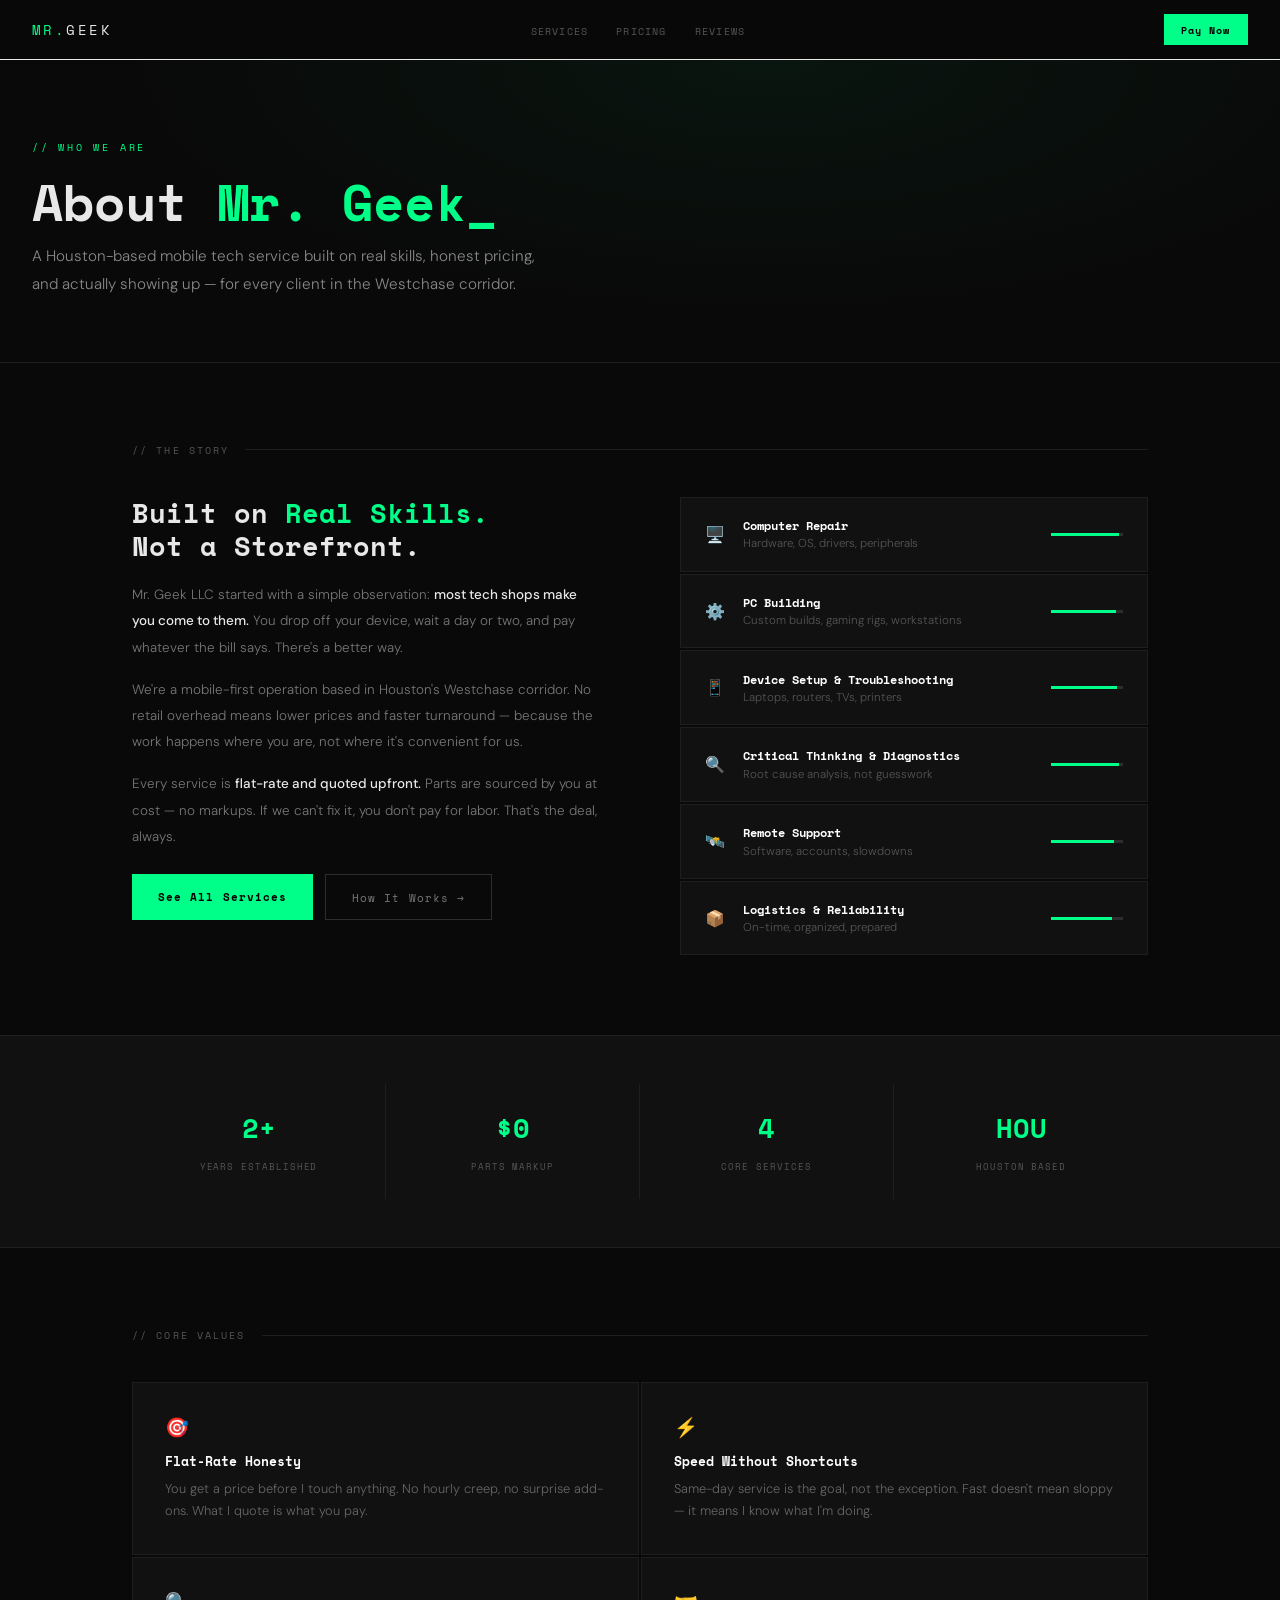
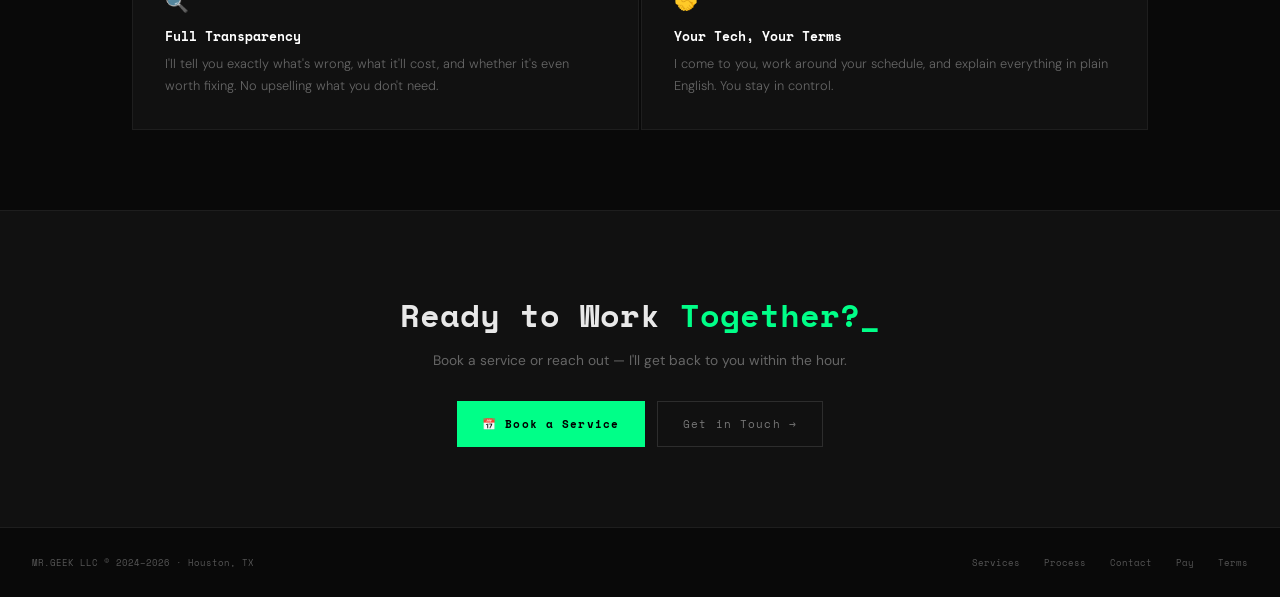
<file: about.html>
<!DOCTYPE html>
<html lang="en">
<head>
  <meta charset="UTF-8"/><meta name="viewport" content="width=device-width, initial-scale=1.0"/>
  <title>About Mr. Geek LLC — Houston Westchase Tech Services</title>
  <meta name="description" content="Mr. Geek LLC is a Houston-based mobile tech service. Real skills, honest pricing, flat rates — we come to you in Westchase and surrounding areas."/>
  <link rel="preconnect" href="https://fonts.googleapis.com"/>
  <link href="https://fonts.googleapis.com/css2?family=Space+Mono:wght@400;700&family=DM+Sans:wght@300;400;500;600&display=swap" rel="stylesheet"/>
  <style>
    :root{--bg:#090909;--sf:#111;--bd:#1e1e1e;--bd2:#2d2d2d;--ac:#00ff88;--ac2:#0099ff;--ac3:#ff6b35;--tx:#e8e8e8;--mu:#555;--mo:'Space Mono',monospace;--sa:'DM Sans',sans-serif;--nh:60px;}
    *{margin:0;padding:0;box-sizing:border-box;}html{scroll-behavior:smooth;}
    body{background:var(--bg);color:var(--tx);font-family:var(--sa);overflow-x:hidden;}a{text-decoration:none;color:inherit;}
    nav{position:fixed;top:0;width:100%;z-index:500;height:var(--nh);background:rgba(9,9,9,.95);backdrop-filter:blur(16px);border-bottom:1px solid var(--bd);display:flex;align-items:center;justify-content:space-between;padding:0 2rem;gap:1rem;}
    .nav-logo{font-family:var(--mo);font-size:.85rem;color:var(--ac);letter-spacing:.18em;text-decoration:none;}
    .nav-logo span{color:var(--tx);}
    .nav-links{display:flex;gap:1.75rem;list-style:none;}
    .nav-links a{font-family:var(--mo);font-size:.63rem;color:var(--mu);letter-spacing:.12em;text-transform:uppercase;transition:color .2s;text-decoration:none;}
    .nav-links a:hover,.nav-links a.active{color:var(--ac);}
    .nav-cta{font-family:var(--mo);font-size:.65rem;background:var(--ac);color:#000;padding:.45rem 1.1rem;font-weight:700;letter-spacing:.1em;cursor:pointer;border:none;text-decoration:none;display:inline-block;}
    .hamburger{display:none;flex-direction:column;gap:5px;cursor:pointer;background:none;border:none;padding:.3rem;}
    .hamburger span{display:block;width:22px;height:2px;background:var(--mu);transition:all .3s;}
    .hamburger.open span:first-child{transform:translateY(7px) rotate(45deg);}
    .hamburger.open span:nth-child(2){opacity:0;}
    .hamburger.open span:last-child{transform:translateY(-7px) rotate(-45deg);}
    .mobile-menu{display:none;position:fixed;top:var(--nh);left:0;right:0;background:rgba(9,9,9,.98);border-bottom:1px solid var(--bd);z-index:499;padding:1.5rem 2rem 2rem;flex-direction:column;gap:.75rem;}
    .mobile-menu.open{display:flex;}
    .mobile-menu a{font-family:var(--mo);font-size:.72rem;color:var(--mu);letter-spacing:.12em;text-transform:uppercase;padding:.75rem 0;border-bottom:1px solid var(--bd);text-decoration:none;}
    .mobile-menu .mobile-cta{width:100%;margin-top:.75rem;font-family:var(--mo);font-size:.75rem;background:var(--ac);color:#000;padding:.9rem;font-weight:700;cursor:pointer;border:none;text-align:center;display:block;}
    .sticky-book-bar{display:none;position:fixed;bottom:0;left:0;right:0;z-index:400;background:rgba(9,9,9,.97);border-top:1px solid var(--bd);padding:.9rem 1.5rem;text-align:center;font-family:var(--mo);font-size:.73rem;background:var(--ac);color:#000;padding:.85rem;font-weight:700;cursor:pointer;border:none;text-decoration:none;}
    .hero{margin-top:var(--nh);padding:5rem 2rem 4rem;border-bottom:1px solid var(--bd);background:radial-gradient(ellipse at 60% 0%,rgba(0,255,136,.05),transparent 60%);}
    .ey{font-family:var(--mo);font-size:.62rem;color:var(--ac);letter-spacing:.28em;text-transform:uppercase;margin-bottom:1.25rem;}
    h1{font-family:var(--mo);font-size:clamp(2rem,5vw,3.2rem);font-weight:700;line-height:1.05;margin-bottom:.9rem;}
    h1 span{color:var(--ac);}
    .hs{font-size:.95rem;color:#888;max-width:520px;line-height:1.8;font-weight:300;}
    .sec{max-width:1080px;margin:0 auto;padding:5rem 2rem;}
    .sl{font-family:var(--mo);font-size:.6rem;color:var(--mu);letter-spacing:.22em;text-transform:uppercase;margin-bottom:2.5rem;display:flex;align-items:center;gap:1rem;}
    .sl::after{content:'';flex:1;height:1px;background:var(--bd);}
    .story{display:grid;grid-template-columns:1fr 1fr;gap:5rem;align-items:start;}
    .story h2{font-family:var(--mo);font-size:clamp(1.2rem,2.5vw,1.7rem);margin-bottom:1.25rem;line-height:1.2;}
    .story h2 span{color:var(--ac);}
    .story p{font-size:.84rem;color:#777;line-height:1.95;margin-bottom:1rem;font-weight:300;}
    .story p strong{color:var(--tx);font-weight:500;}
    .sa{display:flex;gap:.75rem;margin-top:1.5rem;flex-wrap:wrap;}
    .bp{font-family:var(--mo);font-size:.7rem;background:var(--ac);color:#000;padding:.85rem 1.6rem;font-weight:700;letter-spacing:.1em;cursor:pointer;border:none;}
    .bg{font-family:var(--mo);font-size:.7rem;border:1px solid var(--bd2);color:#777;padding:.85rem 1.6rem;letter-spacing:.1em;transition:all .2s;text-decoration:none;}
    .bg:hover{border-color:#555;color:var(--tx);}
    .skills{display:flex;flex-direction:column;gap:2px;}
    .sk{background:var(--sf);border:1px solid var(--bd);padding:1.2rem 1.5rem;display:flex;align-items:center;gap:1.1rem;transition:border-color .2s;}
    .sk:hover{border-color:var(--bd2);}
    .sk-ico{font-size:1rem;flex-shrink:0;}
    .sk-info{flex:1;}
    .sk-t{font-family:var(--mo);font-size:.73rem;font-weight:700;color:#fff;margin-bottom:.15rem;}
    .sk-d{font-size:.72rem;color:var(--mu);font-weight:300;}
    .sk-bar{width:72px;height:3px;background:var(--bd2);flex-shrink:0;}
    .sk-fill{height:100%;background:var(--ac);}
    .stats{background:var(--sf);border-top:1px solid var(--bd);border-bottom:1px solid var(--bd);}
    .si{max-width:1080px;margin:0 auto;padding:3rem 2rem;display:grid;grid-template-columns:repeat(4,1fr);}
    .sb{padding:1.5rem;border-right:1px solid var(--bd);text-align:center;}
    .sb:last-child{border-right:none;}
    .sv{font-family:var(--mo);font-size:1.7rem;font-weight:700;color:var(--ac);display:block;margin-bottom:.35rem;}
    .sl2{font-family:var(--mo);font-size:.58rem;color:var(--mu);letter-spacing:.1em;text-transform:uppercase;}
    .vg{display:grid;grid-template-columns:repeat(2,1fr);gap:2px;}
    .vc{background:var(--sf);border:1px solid var(--bd);padding:2rem;transition:border-color .2s;}
    .vc:hover{border-color:var(--bd2);}
    .vi{font-size:1.2rem;margin-bottom:.7rem;}
    .vt{font-family:var(--mo);font-size:.82rem;font-weight:700;color:#fff;margin-bottom:.45rem;}
    .vd{font-size:.8rem;color:#666;line-height:1.7;font-weight:300;}
    .ctas{background:var(--sf);border-top:1px solid var(--bd);padding:5rem 2rem;text-align:center;}
    .ctas h2{font-family:var(--mo);font-size:clamp(1.3rem,3vw,2rem);margin-bottom:.75rem;}
    .ctas h2 span{color:var(--ac);}
    .ctas p{font-size:.86rem;color:#666;margin-bottom:2rem;}
    .cb{display:flex;gap:.75rem;justify-content:center;flex-wrap:wrap;}
    footer{border-top:1px solid var(--bd);padding:1.75rem 2rem;display:flex;justify-content:space-between;align-items:center;flex-wrap:wrap;gap:.75rem;font-family:var(--mo);font-size:.58rem;color:var(--mu);}
    .fl{display:flex;gap:1.5rem;flex-wrap:wrap;}
    .fl a{color:var(--mu);transition:color .2s;text-decoration:none;}
    .fl a:hover{color:var(--tx);}
    @media(max-width:900px){
      .nav-links,.nav-cta{display:none;}
      .hamburger{display:flex;}
      .sticky-book-bar{display:block;}
      .story{grid-template-columns:1fr;gap:3rem;}
      .si{grid-template-columns:repeat(2,1fr);}
      .sb:nth-child(2){border-right:none;}
      .sb:nth-child(3){border-right:1px solid var(--bd);}
      .sb:nth-child(3),.sb:nth-child(4){border-top:1px solid var(--bd);}
      .vg{grid-template-columns:1fr;}
      body{padding-bottom:68px;}
    }
  </style>
</head>
<body>

<nav>
  <a href="index.html" class="nav-logo">MR.<span>GEEK</span></a>
  <ul class="nav-links">
    <li><a href="services.html">Services</a></li>
    <li><a href="pricing.html">Pricing</a></li>
    <li><a href="reviews.html">Reviews</a></li>
  </ul>
  <a href="pay.html" class="nav-cta">Pay Now</a>
  <button class="hamburger" id="hamburger" aria-label="Menu"><span></span><span></span><span></span></button>
</nav>

<div class="mobile-menu" id="mobileMenu">
  <a href="services.html">Services</a>
  <a href="pricing.html">Pricing</a>
  <a href="reviews.html">Reviews</a>
  <a href="pay.html" class="mobile-cta">Pay Now</a>
</div>

<a href="contact.html#booking" class="sticky-book-bar">📅 Book a Free Consultation</a>

<section class="hero">
  <p class="ey">// Who We Are</p>
  <h1>About <span>Mr. Geek_</span></h1>
  <p class="hs">A Houston-based mobile tech service built on real skills, honest pricing, and actually showing up — for every client in the Westchase corridor.</p>
</section>

<section class="sec">
  <div class="sl">// The Story</div>
  <div class="story">
    <div>
      <h2>Built on <span>Real Skills.</span><br>Not a Storefront.</h2>
      <p>Mr. Geek LLC started with a simple observation: <strong>most tech shops make you come to them.</strong> You drop off your device, wait a day or two, and pay whatever the bill says. There's a better way.</p>
      <p>We're a mobile-first operation based in Houston's Westchase corridor. No retail overhead means lower prices and faster turnaround — because the work happens where you are, not where it's convenient for us.</p>
      <p>Every service is <strong>flat-rate and quoted upfront.</strong> Parts are sourced by you at cost — no markups. If we can't fix it, you don't pay for labor. That's the deal, always.</p>
      <div class="sa">
        <a class="bp" href="services.html">See All Services</a>
        <a class="bg" href="process.html">How It Works →</a>
      </div>
    </div>
    <div class="skills">
      <div class="sk"><span class="sk-ico">🖥️</span><div class="sk-info"><div class="sk-t">Computer Repair</div><div class="sk-d">Hardware, OS, drivers, peripherals</div></div><div class="sk-bar"><div class="sk-fill" style="width:95%"></div></div></div>
      <div class="sk"><span class="sk-ico">⚙️</span><div class="sk-info"><div class="sk-t">PC Building</div><div class="sk-d">Custom builds, gaming rigs, workstations</div></div><div class="sk-bar"><div class="sk-fill" style="width:90%"></div></div></div>
      <div class="sk"><span class="sk-ico">📱</span><div class="sk-info"><div class="sk-t">Device Setup & Troubleshooting</div><div class="sk-d">Laptops, routers, TVs, printers</div></div><div class="sk-bar"><div class="sk-fill" style="width:92%"></div></div></div>
      <div class="sk"><span class="sk-ico">🔍</span><div class="sk-info"><div class="sk-t">Critical Thinking & Diagnostics</div><div class="sk-d">Root cause analysis, not guesswork</div></div><div class="sk-bar"><div class="sk-fill" style="width:95%"></div></div></div>
      <div class="sk"><span class="sk-ico">🛰️</span><div class="sk-info"><div class="sk-t">Remote Support</div><div class="sk-d">Software, accounts, slowdowns</div></div><div class="sk-bar"><div class="sk-fill" style="width:88%"></div></div></div>
      <div class="sk"><span class="sk-ico">📦</span><div class="sk-info"><div class="sk-t">Logistics & Reliability</div><div class="sk-d">On-time, organized, prepared</div></div><div class="sk-bar"><div class="sk-fill" style="width:85%"></div></div></div>
    </div>
  </div>
</section>

<div class="stats">
  <div class="si">
    <div class="sb"><span class="sv">2+</span><span class="sl2">Years Established</span></div>
    <div class="sb"><span class="sv">$0</span><span class="sl2">Parts Markup</span></div>
    <div class="sb"><span class="sv">4</span><span class="sl2">Core Services</span></div>
    <div class="sb"><span class="sv">HOU</span><span class="sl2">Houston Based</span></div>
  </div>
</div>

<section class="sec">
  <div class="sl">// Core Values</div>
  <div class="vg">
    <div class="vc"><div class="vi">🎯</div><h3 class="vt">Flat-Rate Honesty</h3><p class="vd">You get a price before I touch anything. No hourly creep, no surprise add-ons. What I quote is what you pay.</p></div>
    <div class="vc"><div class="vi">⚡</div><h3 class="vt">Speed Without Shortcuts</h3><p class="vd">Same-day service is the goal, not the exception. Fast doesn't mean sloppy — it means I know what I'm doing.</p></div>
    <div class="vc"><div class="vi">🔍</div><h3 class="vt">Full Transparency</h3><p class="vd">I'll tell you exactly what's wrong, what it'll cost, and whether it's even worth fixing. No upselling what you don't need.</p></div>
    <div class="vc"><div class="vi">🤝</div><h3 class="vt">Your Tech, Your Terms</h3><p class="vd">I come to you, work around your schedule, and explain everything in plain English. You stay in control.</p></div>
  </div>
</section>

<div class="ctas">
  <h2>Ready to Work<span> Together?_</span></h2>
  <p>Book a service or reach out — I'll get back to you within the hour.</p>
  <div class="cb">
    <button class="bp" data-cal-link="mrgeekllc" data-cal-origin="https://cal.com">📅 Book a Service</button>
    <a class="bg" href="contact.html">Get in Touch →</a>
  </div>
</div>

<footer>
  <span>MR.GEEK LLC © 2024–2026 · Houston, TX</span>
  <div class="fl"><a href="services.html">Services</a><a href="process.html">Process</a><a href="contact.html">Contact</a><a href="pay.html">Pay</a><a href="tos.html">Terms</a></div>
</footer>

<script src="main.js"></script>
</body>
</html>
</file>
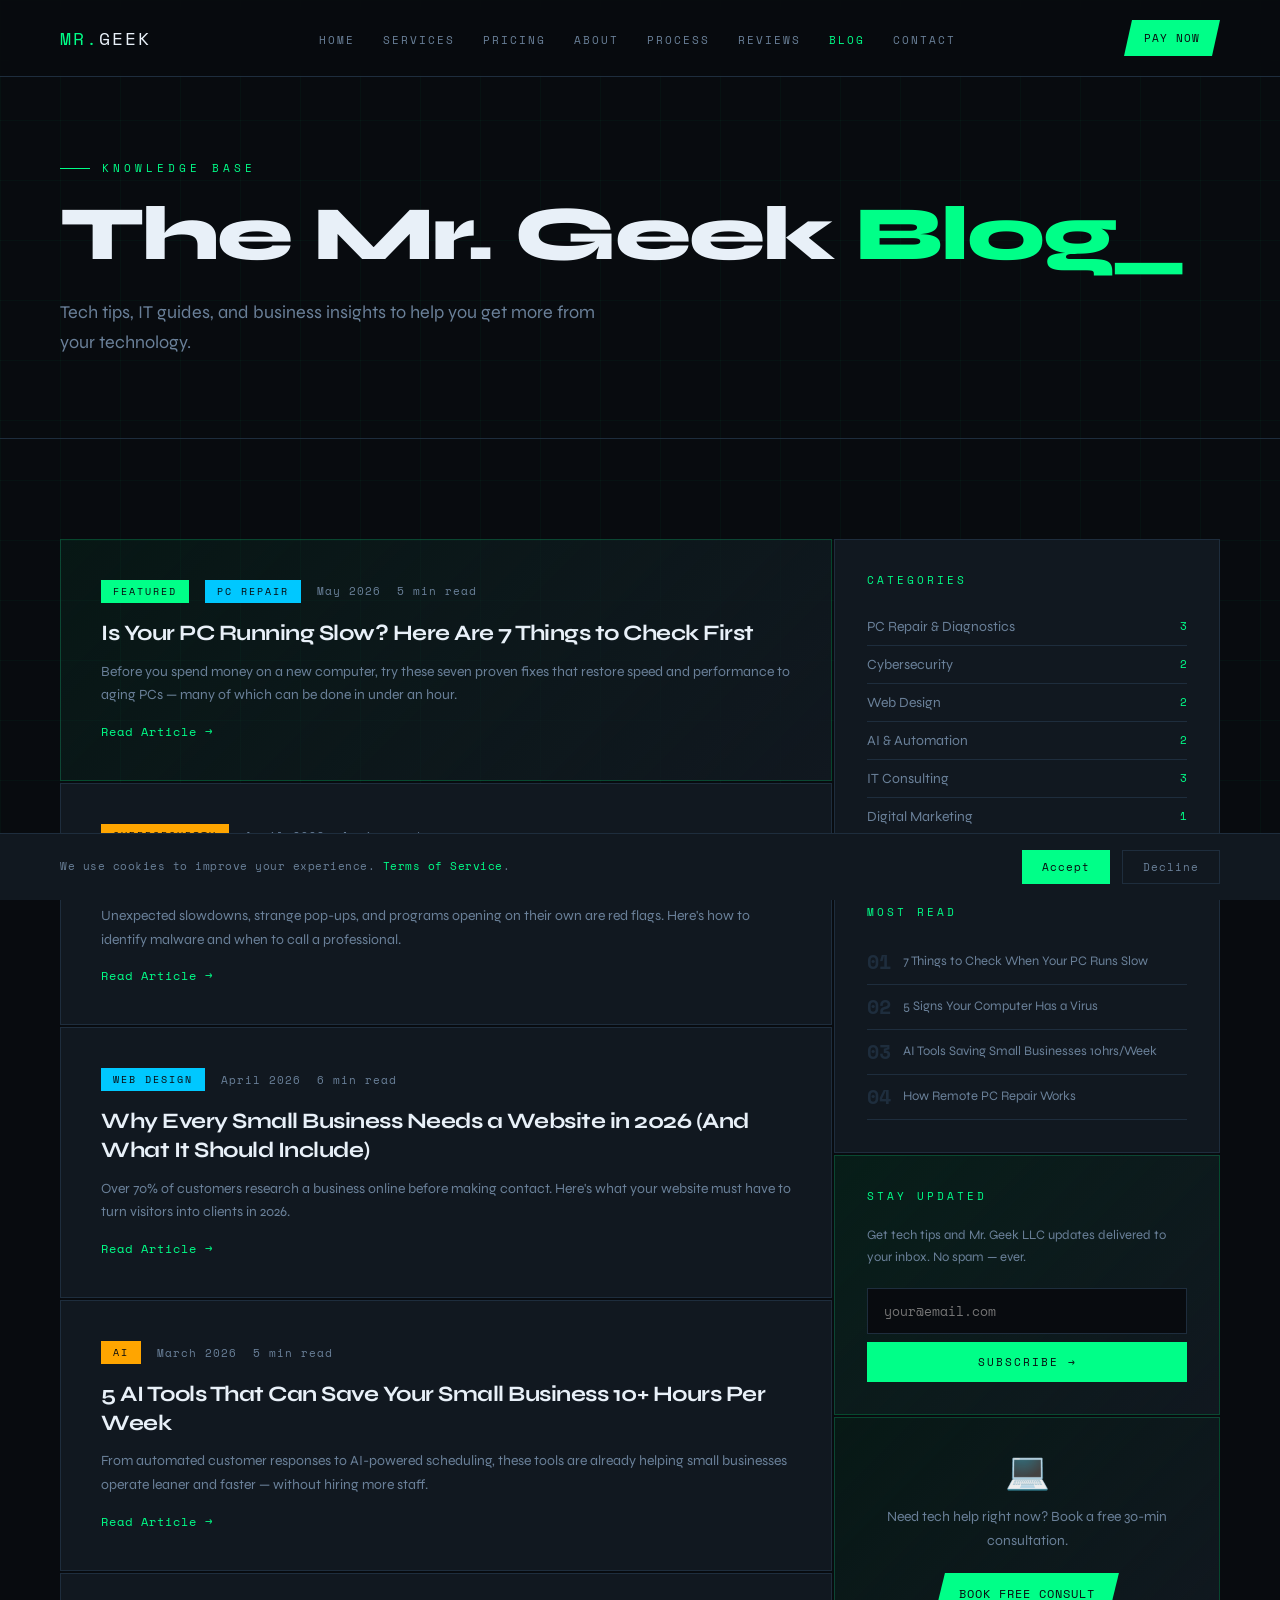
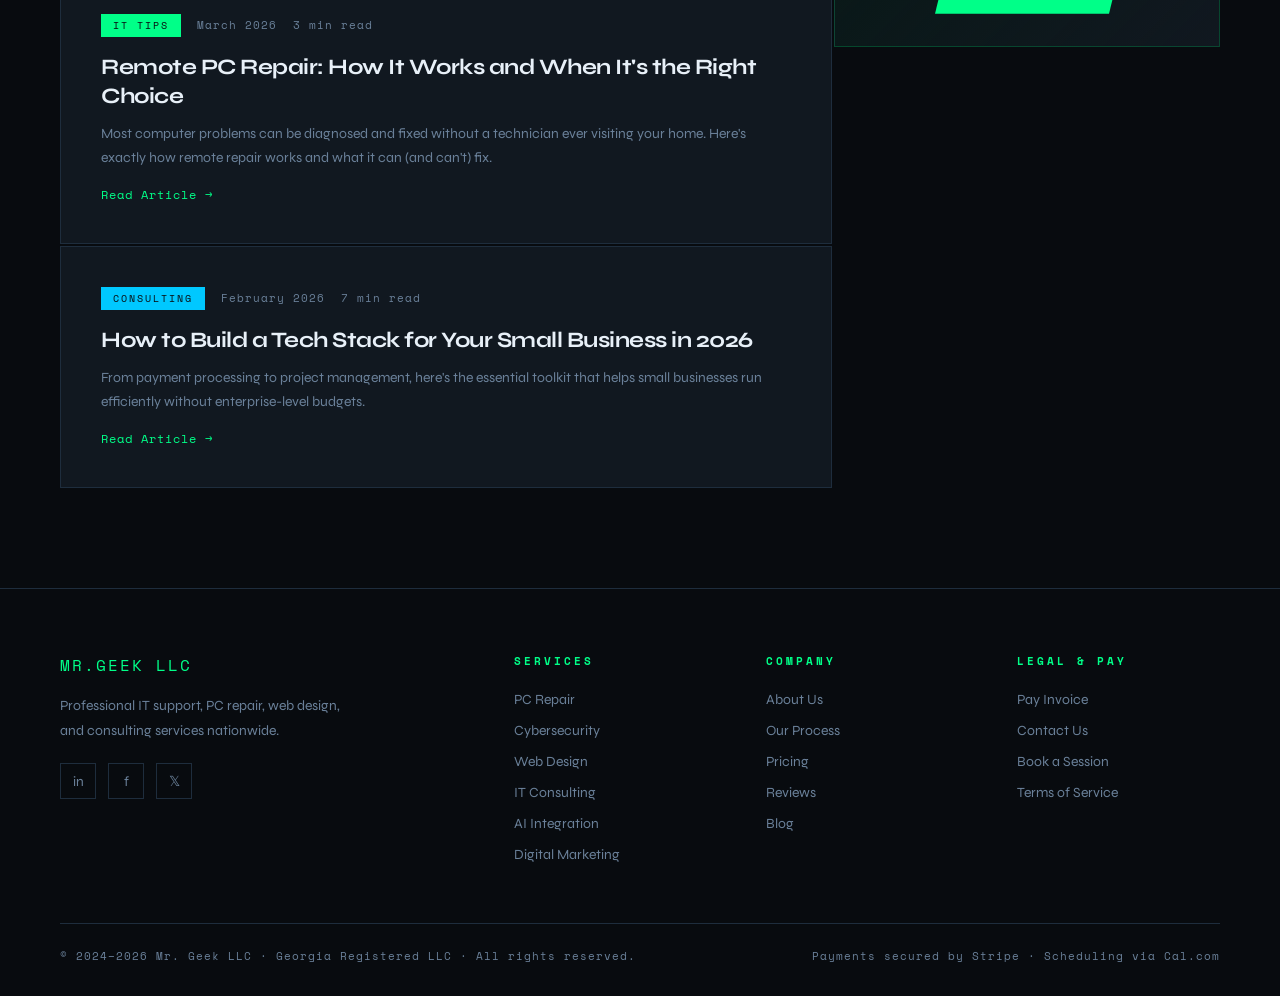
<file: blog.html>
<!DOCTYPE html>
<html lang="en">
<head>
<meta charset="UTF-8">
<meta name="viewport" content="width=device-width, initial-scale=1.0">
<title>Blog — Mr. Geek LLC</title>
<meta name="description" content="Tech tips, IT guides, and business insights from Mr. Geek LLC. Learn how to protect your PC, grow your business online, and leverage technology.">
<link rel="stylesheet" href="styles.css">
<style>
.blog-grid{display:grid;grid-template-columns:2fr 1fr;gap:2px;align-items:start;}
.posts-list{display:flex;flex-direction:column;gap:2px;}
.post-card{background:var(--card);border:1px solid var(--border);padding:40px;transition:all 0.3s;position:relative;text-decoration:none;display:block;color:var(--text);}
.post-card:hover{border-color:rgba(0,255,136,0.3);transform:translateX(4px);}
.post-card.featured{border-color:rgba(0,255,136,0.2);background:linear-gradient(135deg,rgba(0,255,136,0.05) 0%,var(--card) 100%);}
.post-meta{display:flex;gap:16px;align-items:center;margin-bottom:16px;flex-wrap:wrap;}
.post-tag{font-family:var(--mono);font-size:10px;color:var(--bg);background:var(--accent);padding:4px 12px;letter-spacing:2px;text-transform:uppercase;}
.post-tag.blue{background:var(--accent2);}
.post-tag.orange{background:#ffa500;color:var(--bg);}
.post-date{font-family:var(--mono);font-size:11px;color:var(--muted);letter-spacing:1px;}
.post-read{font-family:var(--mono);font-size:11px;color:var(--muted);letter-spacing:1px;}
.post-title{font-size:22px;font-weight:700;letter-spacing:-0.5px;margin-bottom:12px;line-height:1.3;}
.post-excerpt{font-size:14px;color:var(--muted);line-height:1.7;margin-bottom:16px;}
.post-arrow{font-family:var(--mono);font-size:12px;color:var(--accent);letter-spacing:1px;transition:letter-spacing 0.2s;}
.post-card:hover .post-arrow{letter-spacing:3px;}
.sidebar{display:flex;flex-direction:column;gap:2px;}
.sidebar-box{background:var(--card);border:1px solid var(--border);padding:32px;}
.sidebar-title{font-family:var(--mono);font-size:11px;color:var(--accent);letter-spacing:3px;text-transform:uppercase;margin-bottom:20px;}
.category-list{list-style:none;}
.category-list li{border-bottom:1px solid var(--border);padding:10px 0;display:flex;justify-content:space-between;align-items:center;}
.category-list li a{font-size:14px;color:var(--muted);text-decoration:none;transition:color 0.2s;}
.category-list li a:hover{color:var(--accent);}
.category-count{font-family:var(--mono);font-size:11px;color:var(--accent);}
.popular-post{display:flex;gap:12px;align-items:flex-start;padding:12px 0;border-bottom:1px solid var(--border);}
.popular-num{font-family:var(--mono);font-size:20px;font-weight:700;color:var(--border);line-height:1;flex-shrink:0;transition:color 0.2s;}
.popular-post:hover .popular-num{color:var(--accent);}
.popular-title{font-size:13px;color:var(--muted);line-height:1.5;text-decoration:none;transition:color 0.2s;}
.popular-post:hover .popular-title{color:var(--text);}
.newsletter-box{background:linear-gradient(135deg,rgba(0,255,136,0.08) 0%,var(--card) 100%);border:1px solid rgba(0,255,136,0.2);padding:32px;}
.newsletter-input{width:100%;background:var(--bg);border:1px solid var(--border);color:var(--text);font-family:var(--mono);font-size:13px;padding:12px 16px;outline:none;transition:border-color 0.2s;margin-bottom:8px;}
.newsletter-input:focus{border-color:var(--accent);}
.newsletter-btn{width:100%;font-family:var(--mono);font-size:11px;color:var(--bg);background:var(--accent);border:none;padding:12px;letter-spacing:2px;text-transform:uppercase;cursor:pointer;transition:background 0.2s;}
.newsletter-btn:hover{background:var(--accent2);}
@media(max-width:900px){.blog-grid{grid-template-columns:1fr;}}
</style>
</head>
<body>

<nav>
  <a href="index.html" class="nav-logo">MR.<span>GEEK</span></a>
  <ul class="nav-links">
    <li><a href="index.html">Home</a></li>
    <li><a href="services.html">Services</a></li>
    <li><a href="pricing.html">Pricing</a></li>
    <li><a href="about.html">About</a></li>
    <li><a href="process.html">Process</a></li>
    <li><a href="reviews.html">Reviews</a></li>
    <li><a href="blog.html" class="active">Blog</a></li>
    <li><a href="contact.html">Contact</a></li>
  </ul>
  <a href="pay.html" class="nav-cta">Pay Now</a>
  <button class="hamburger" id="hamburger" aria-label="Menu"><span></span><span></span><span></span></button>
</nav>

<div class="mobile-menu" id="mobileMenu">
  <a href="index.html">Home</a>
  <a href="services.html">Services</a>
  <a href="pricing.html">Pricing</a>
  <a href="about.html">About</a>
  <a href="process.html">Process</a>
  <a href="reviews.html">Reviews</a>
  <a href="blog.html">Blog</a>
  <a href="contact.html">Contact</a>
  <a href="pay.html" class="mobile-cta">Pay Now</a>
</div>

<a href="contact.html#booking" class="sticky-book-bar">📅 Book a Free Consultation</a>

<div class="page-hero">
  <div class="page-hero-tag">Knowledge Base</div>
  <h1>The Mr. Geek <span class="accent">Blog<span class="blink">_</span></span></h1>
  <p>Tech tips, IT guides, and business insights to help you get more from your technology.</p>
</div>

<section class="section">
  <div class="blog-grid">

    <!-- POSTS -->
    <div class="posts-list">

      <a class="post-card featured reveal" href="#">
        <div class="post-meta">
          <span class="post-tag">Featured</span>
          <span class="post-tag blue">PC Repair</span>
          <span class="post-date">May 2026</span>
          <span class="post-read">5 min read</span>
        </div>
        <div class="post-title">Is Your PC Running Slow? Here Are 7 Things to Check First</div>
        <p class="post-excerpt">Before you spend money on a new computer, try these seven proven fixes that restore speed and performance to aging PCs — many of which can be done in under an hour.</p>
        <div class="post-arrow">Read Article →</div>
      </a>

      <a class="post-card reveal" href="#">
        <div class="post-meta">
          <span class="post-tag orange">Cybersecurity</span>
          <span class="post-date">April 2026</span>
          <span class="post-read">4 min read</span>
        </div>
        <div class="post-title">5 Signs Your Computer May Have a Virus (And What to Do)</div>
        <p class="post-excerpt">Unexpected slowdowns, strange pop-ups, and programs opening on their own are red flags. Here's how to identify malware and when to call a professional.</p>
        <div class="post-arrow">Read Article →</div>
      </a>

      <a class="post-card reveal" href="#">
        <div class="post-meta">
          <span class="post-tag blue">Web Design</span>
          <span class="post-date">April 2026</span>
          <span class="post-read">6 min read</span>
        </div>
        <div class="post-title">Why Every Small Business Needs a Website in 2026 (And What It Should Include)</div>
        <p class="post-excerpt">Over 70% of customers research a business online before making contact. Here's what your website must have to turn visitors into clients in 2026.</p>
        <div class="post-arrow">Read Article →</div>
      </a>

      <a class="post-card reveal" href="#">
        <div class="post-meta">
          <span class="post-tag orange">AI</span>
          <span class="post-date">March 2026</span>
          <span class="post-read">5 min read</span>
        </div>
        <div class="post-title">5 AI Tools That Can Save Your Small Business 10+ Hours Per Week</div>
        <p class="post-excerpt">From automated customer responses to AI-powered scheduling, these tools are already helping small businesses operate leaner and faster — without hiring more staff.</p>
        <div class="post-arrow">Read Article →</div>
      </a>

      <a class="post-card reveal" href="#">
        <div class="post-meta">
          <span class="post-tag">IT Tips</span>
          <span class="post-date">March 2026</span>
          <span class="post-read">3 min read</span>
        </div>
        <div class="post-title">Remote PC Repair: How It Works and When It's the Right Choice</div>
        <p class="post-excerpt">Most computer problems can be diagnosed and fixed without a technician ever visiting your home. Here's exactly how remote repair works and what it can (and can't) fix.</p>
        <div class="post-arrow">Read Article →</div>
      </a>

      <a class="post-card reveal" href="#">
        <div class="post-meta">
          <span class="post-tag blue">Consulting</span>
          <span class="post-date">February 2026</span>
          <span class="post-read">7 min read</span>
        </div>
        <div class="post-title">How to Build a Tech Stack for Your Small Business in 2026</div>
        <p class="post-excerpt">From payment processing to project management, here's the essential toolkit that helps small businesses run efficiently without enterprise-level budgets.</p>
        <div class="post-arrow">Read Article →</div>
      </a>

    </div>

    <!-- SIDEBAR -->
    <div class="sidebar">

      <div class="sidebar-box reveal">
        <div class="sidebar-title">Categories</div>
        <ul class="category-list">
          <li><a href="#">PC Repair & Diagnostics</a><span class="category-count">3</span></li>
          <li><a href="#">Cybersecurity</a><span class="category-count">2</span></li>
          <li><a href="#">Web Design</a><span class="category-count">2</span></li>
          <li><a href="#">AI & Automation</a><span class="category-count">2</span></li>
          <li><a href="#">IT Consulting</a><span class="category-count">3</span></li>
          <li><a href="#">Digital Marketing</a><span class="category-count">1</span></li>
        </ul>
      </div>

      <div class="sidebar-box reveal">
        <div class="sidebar-title">Most Read</div>
        <div class="popular-post">
          <div class="popular-num">01</div>
          <a class="popular-title" href="#">7 Things to Check When Your PC Runs Slow</a>
        </div>
        <div class="popular-post">
          <div class="popular-num">02</div>
          <a class="popular-title" href="#">5 Signs Your Computer Has a Virus</a>
        </div>
        <div class="popular-post">
          <div class="popular-num">03</div>
          <a class="popular-title" href="#">AI Tools Saving Small Businesses 10hrs/Week</a>
        </div>
        <div class="popular-post">
          <div class="popular-num">04</div>
          <a class="popular-title" href="#">How Remote PC Repair Works</a>
        </div>
      </div>

      <div class="newsletter-box reveal">
        <div class="sidebar-title">Stay Updated</div>
        <p style="font-size:13px;color:var(--muted);line-height:1.7;margin-bottom:20px;">Get tech tips and Mr. Geek LLC updates delivered to your inbox. No spam — ever.</p>
        <input type="email" class="newsletter-input" placeholder="your@email.com">
        <button class="newsletter-btn" onclick="this.textContent='Subscribed ✓';this.style.background='var(--accent2)';">Subscribe →</button>
      </div>

      <div class="sidebar-box reveal" style="text-align:center;background:linear-gradient(135deg,rgba(0,255,136,0.06) 0%,var(--card) 100%);border-color:rgba(0,255,136,0.2);">
        <div style="font-size:36px;margin-bottom:12px;">💻</div>
        <p style="font-size:14px;color:var(--muted);line-height:1.7;margin-bottom:20px;">Need tech help right now? Book a free 30-min consultation.</p>
        <a href="contact.html#booking" class="btn-primary" style="font-size:12px;padding:12px 24px;display:inline-block;">Book Free Consult</a>
      </div>

    </div>
  </div>
</section>

<footer>
  <div class="footer-grid">
    <div class="footer-brand"><div class="footer-logo">MR.GEEK LLC</div><p>Professional IT support, PC repair, web design, and consulting services nationwide.</p><div class="footer-social" style="margin-top:20px;"><a href="#">in</a><a href="#">f</a><a href="#">𝕏</a></div></div>
    <div class="footer-col"><h4>Services</h4><ul><li><a href="services.html#pc">PC Repair</a></li><li><a href="services.html#cyber">Cybersecurity</a></li><li><a href="services.html#web">Web Design</a></li><li><a href="services.html#consulting">IT Consulting</a></li><li><a href="services.html#ai">AI Integration</a></li><li><a href="services.html#marketing">Digital Marketing</a></li></ul></div>
    <div class="footer-col"><h4>Company</h4><ul><li><a href="about.html">About Us</a></li><li><a href="process.html">Our Process</a></li><li><a href="pricing.html">Pricing</a></li><li><a href="reviews.html">Reviews</a></li><li><a href="blog.html">Blog</a></li></ul></div>
    <div class="footer-col"><h4>Legal & Pay</h4><ul><li><a href="pay.html">Pay Invoice</a></li><li><a href="contact.html">Contact Us</a></li><li><a href="contact.html#booking">Book a Session</a></li><li><a href="tos.html">Terms of Service</a></li></ul></div>
  </div>
  <div class="footer-bottom">
    <div class="footer-copy">© 2024–2026 Mr. Geek LLC · Georgia Registered LLC · All rights reserved.</div>
    <div class="footer-copy">Payments secured by Stripe · Scheduling via Cal.com</div>
  </div>
</footer>
<div class="cookie-bar" id="cookieBar" style="display:none;">
  <p>We use cookies to improve your experience. <a href="tos.html">Terms of Service</a>.</p>
  <div class="cookie-bar-actions"><button class="cookie-accept" id="cookieAccept">Accept</button><button class="cookie-decline" id="cookieDecline">Decline</button></div>
</div>
<script src="main.js"></script>
</body>
</html>
</file>
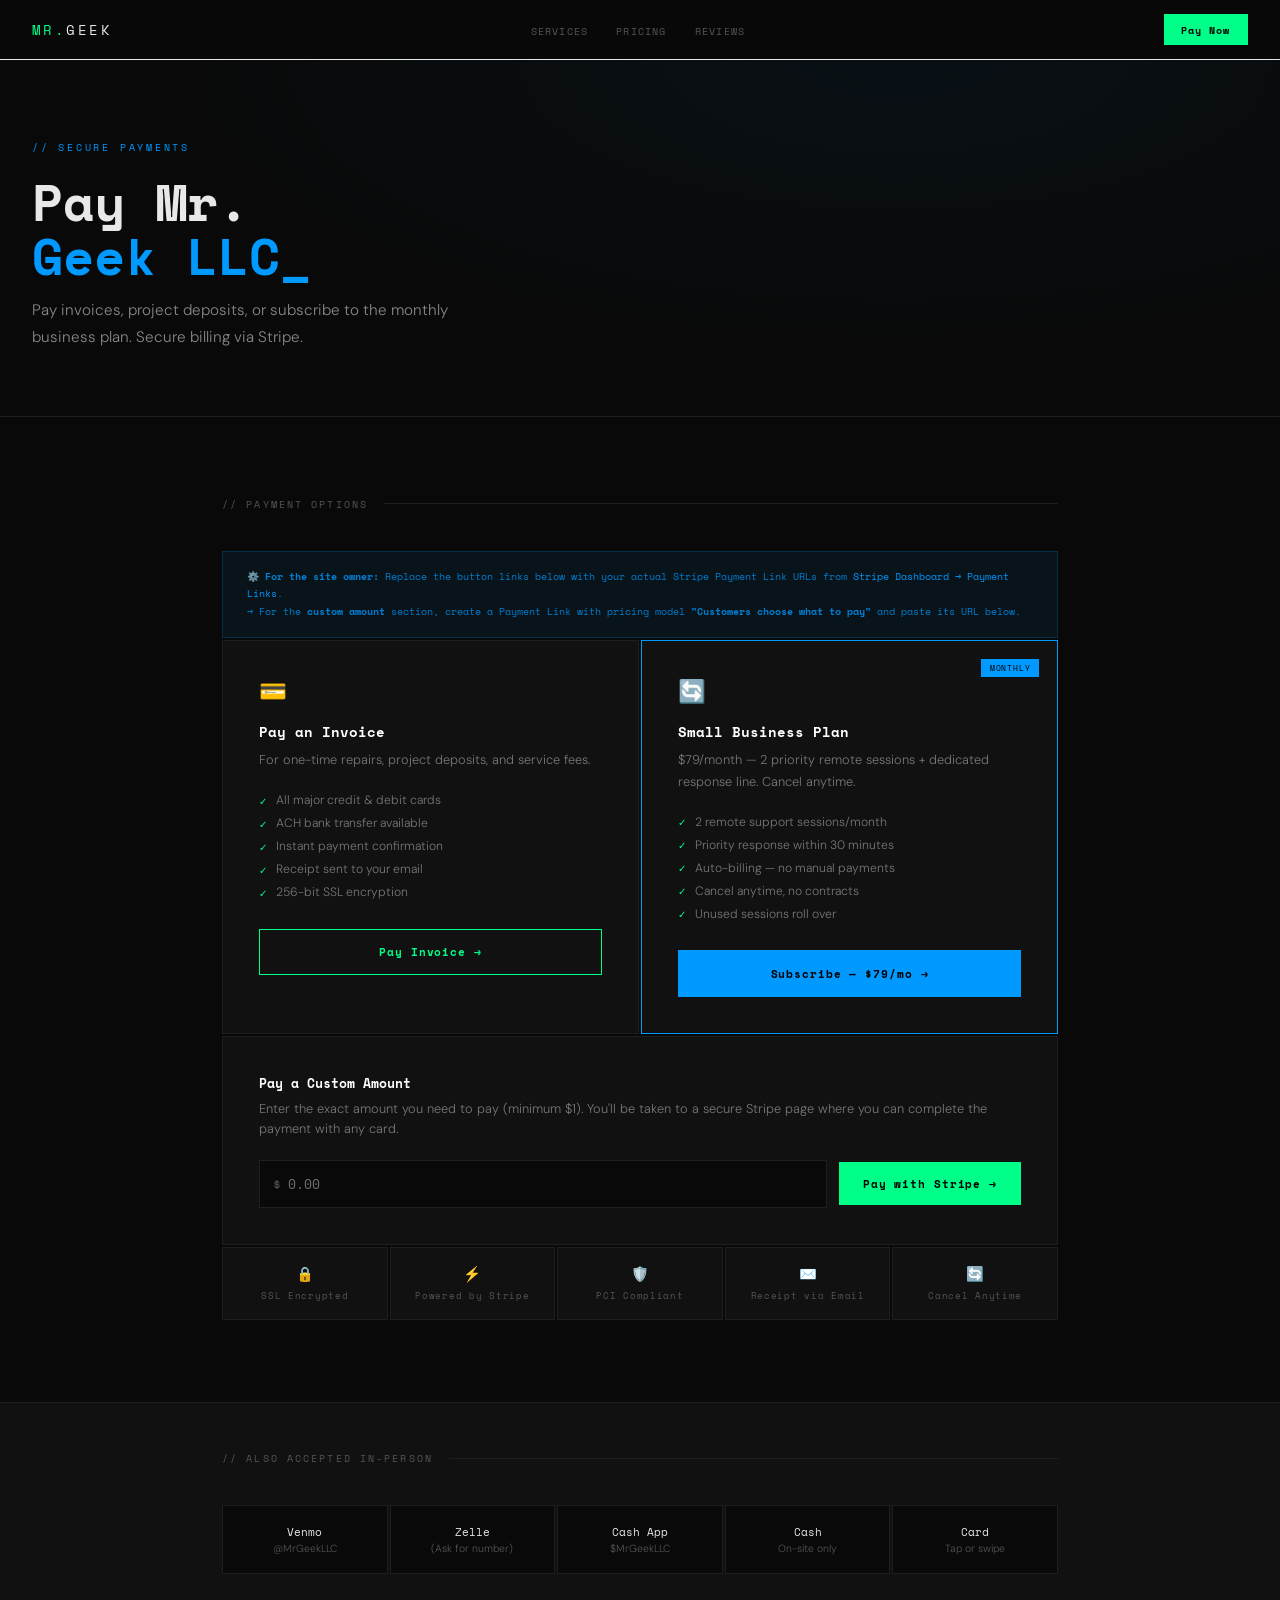
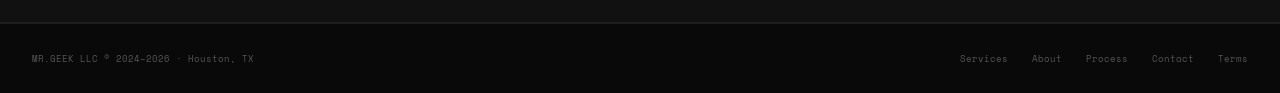
<file: pay.html>
<!DOCTYPE html>
<html lang="en">
<head>
  <meta charset="UTF-8"/><meta name="viewport" content="width=device-width, initial-scale=1.0"/>
  <title>Pay Invoice — Mr. Geek LLC</title>
  <meta name="description" content="Pay your Mr. Geek LLC invoice securely via Stripe. Subscribe to monthly support plans. Multiple payment methods accepted."/>
  <link rel="icon" href="data:image/svg+xml,<svg xmlns='http://www.w3.org/2000/svg' viewBox='0 0 100 100'><rect width='100' height='100' fill='%230a0a0a'/><text y='.9em' font-size='80' x='10'>🖥</text></svg>"/>
  <link rel="preconnect" href="https://fonts.googleapis.com"/>
  <link href="https://fonts.googleapis.com/css2?family=Space+Mono:wght@400;700&family=DM+Sans:wght@300;400;500;600&display=swap" rel="stylesheet"/>
  <style>
    :root{--bg:#090909;--sf:#111;--bd:#1e1e1e;--bd2:#2d2d2d;--ac:#00ff88;--ac2:#0099ff;--ac3:#ff6b35;--tx:#e8e8e8;--mu:#555;--mo:'Space Mono',monospace;--sa:'DM Sans',sans-serif;--nh:60px;}
    *{margin:0;padding:0;box-sizing:border-box;}html{scroll-behavior:smooth;}
    body{background:var(--bg);color:var(--tx);font-family:var(--sa);overflow-x:hidden;}a{text-decoration:none;color:inherit;}
    /* NAV (standard) */
    nav{position:fixed;top:0;width:100%;z-index:500;height:var(--nh);background:rgba(9,9,9,.95);backdrop-filter:blur(16px);border-bottom:1px solid var(--bd);display:flex;align-items:center;justify-content:space-between;padding:0 2rem;gap:1rem;}
    .nav-logo{font-family:var(--mo);font-size:.85rem;color:var(--ac);letter-spacing:.18em;text-decoration:none;}
    .nav-logo span{color:var(--tx);}
    .nav-links{display:flex;gap:1.75rem;list-style:none;}
    .nav-links a{font-family:var(--mo);font-size:.63rem;color:var(--mu);letter-spacing:.12em;text-transform:uppercase;transition:color .2s;text-decoration:none;}
    .nav-links a:hover,.nav-links a.active{color:var(--ac);}
    .nav-cta{font-family:var(--mo);font-size:.65rem;background:var(--ac);color:#000;padding:.45rem 1.1rem;font-weight:700;letter-spacing:.1em;cursor:pointer;border:none;text-decoration:none;display:inline-block;}
    .hamburger{display:none;flex-direction:column;gap:5px;cursor:pointer;background:none;border:none;padding:.3rem;}
    .hamburger span{display:block;width:22px;height:2px;background:var(--mu);transition:all .3s;}
    .hamburger.open span:first-child{transform:translateY(7px) rotate(45deg);}
    .hamburger.open span:nth-child(2){opacity:0;}
    .hamburger.open span:last-child{transform:translateY(-7px) rotate(-45deg);}
    .mobile-menu{display:none;position:fixed;top:var(--nh);left:0;right:0;background:rgba(9,9,9,.98);border-bottom:1px solid var(--bd);z-index:499;padding:1.5rem 2rem 2rem;flex-direction:column;gap:.75rem;}
    .mobile-menu.open{display:flex;}
    .mobile-menu a{font-family:var(--mo);font-size:.72rem;color:var(--mu);letter-spacing:.12em;text-transform:uppercase;padding:.75rem 0;border-bottom:1px solid var(--bd);text-decoration:none;}
    .mobile-menu .mobile-cta{width:100%;margin-top:.75rem;font-family:var(--mo);font-size:.75rem;background:var(--ac);color:#000;padding:.9rem;font-weight:700;cursor:pointer;border:none;text-align:center;display:block;}
    .sticky-book-bar{display:none;position:fixed;bottom:0;left:0;right:0;z-index:400;background:rgba(9,9,9,.97);border-top:1px solid var(--bd);padding:.9rem 1.5rem;text-align:center;font-family:var(--mo);font-size:.73rem;background:var(--ac);color:#000;padding:.85rem;font-weight:700;cursor:pointer;border:none;text-decoration:none;}
    .hero{margin-top:var(--nh);padding:5rem 2rem 4rem;border-bottom:1px solid var(--bd);background:radial-gradient(ellipse at 70% 0%,rgba(0,153,255,.05),transparent 60%);}
    .ey{font-family:var(--mo);font-size:.62rem;color:var(--ac2);letter-spacing:.28em;text-transform:uppercase;margin-bottom:1.25rem;}
    h1{font-family:var(--mo);font-size:clamp(2rem,5vw,3.2rem);font-weight:700;line-height:1.05;margin-bottom:.9rem;}
    h1 span{color:var(--ac2);}
    .hs{font-size:.95rem;color:#888;max-width:480px;line-height:1.8;font-weight:300;}
    .sec{max-width:900px;margin:0 auto;padding:5rem 2rem;}
    .sl{font-family:var(--mo);font-size:.6rem;color:var(--mu);letter-spacing:.22em;text-transform:uppercase;margin-bottom:2.5rem;display:flex;align-items:center;gap:1rem;}
    .sl::after{content:'';flex:1;height:1px;background:var(--bd);}
    .stripe-note{background:rgba(0,153,255,.07);border:1px solid rgba(0,153,255,.2);padding:1rem 1.5rem;margin-bottom:2px;font-family:var(--mo);font-size:.62rem;color:rgba(0,153,255,.8);line-height:1.8;}
    .stripe-note a{color:var(--ac2);}
    .pg{display:grid;grid-template-columns:1fr 1fr;gap:2px;margin-bottom:2px;}
    .pc{background:var(--sf);border:1px solid var(--bd);padding:2.25rem;position:relative;}
    .pc.feat{border-color:var(--ac2);}
    .pbadge{position:absolute;top:1.1rem;right:1.1rem;font-family:var(--mo);font-size:.52rem;color:#000;background:var(--ac2);padding:.2rem .55rem;letter-spacing:.1em;text-transform:uppercase;}
    .pico{font-size:1.4rem;margin-bottom:.9rem;}
    .ptitle{font-family:var(--mo);font-size:.9rem;font-weight:700;color:#fff;margin-bottom:.45rem;}
    .pdesc{font-size:.8rem;color:#777;line-height:1.7;font-weight:300;margin-bottom:1.35rem;}
    .pfeats{list-style:none;display:flex;flex-direction:column;gap:.4rem;margin-bottom:1.75rem;}
    .pfeats li{font-size:.76rem;color:#777;display:flex;align-items:flex-start;gap:.55rem;font-weight:300;}
    .pfeats li::before{content:'✓';color:var(--ac);font-family:var(--mo);font-size:.62rem;flex-shrink:0;margin-top:.1rem;}
    .pbtn{display:block;text-align:center;font-family:var(--mo);font-size:.7rem;padding:.85rem;font-weight:700;letter-spacing:.08em;cursor:pointer;border:1px solid var(--ac);color:var(--ac);background:none;width:100%;transition:all .2s;text-decoration:none;}
    .pbtn:hover{background:var(--ac);color:#000;}
    .pc.feat .pbtn{background:var(--ac2);color:#000;border-color:var(--ac2);}
    .pc.feat .pbtn:hover{opacity:.85;}
    .ca{background:var(--sf);border:1px solid var(--bd);padding:2.25rem;margin-bottom:2px;}
    .cat{font-family:var(--mo);font-size:.82rem;font-weight:700;color:#fff;margin-bottom:.4rem;}
    .cad{font-size:.8rem;color:#777;margin-bottom:1.25rem;font-weight:300;line-height:1.6;}
    .car{display:flex;gap:.75rem;align-items:center;}
    .caf{position:relative;flex:1;}
    .caf span{position:absolute;left:.9rem;top:50%;transform:translateY(-50%);font-family:var(--mo);font-size:.82rem;color:var(--mu);}
    .caf input{width:100%;background:var(--bg);border:1px solid var(--bd);color:var(--tx);font-family:var(--mo);font-size:.82rem;padding:.8rem .9rem .8rem 1.75rem;outline:none;transition:border-color .2s;}
    .caf input:focus{border-color:var(--ac);}
    .cab{font-family:var(--mo);font-size:.7rem;background:var(--ac);color:#000;padding:.8rem 1.5rem;border:none;cursor:pointer;font-weight:700;letter-spacing:.08em;white-space:nowrap;transition:opacity .2s;}
    .cab:hover{opacity:.85;}
    .tr{display:grid;grid-template-columns:repeat(5,1fr);gap:2px;margin-bottom:2px;}
    .ti{background:var(--sf);border:1px solid var(--bd);padding:1.1rem;text-align:center;}
    .tii{font-size:.9rem;margin-bottom:.35rem;}
    .til{font-family:var(--mo);font-size:.56rem;color:var(--mu);letter-spacing:.08em;}
    .meth{background:var(--sf);border-top:1px solid var(--bd);border-bottom:1px solid var(--bd);}
    .mi{max-width:900px;margin:0 auto;padding:3rem 2rem;}
    .mg{display:grid;grid-template-columns:repeat(5,1fr);gap:2px;}
    .mc{background:var(--bg);border:1px solid var(--bd);padding:1.1rem;text-align:center;}
    .mn{font-family:var(--mo);font-size:.68rem;color:var(--tx);margin-bottom:.15rem;}
    .mn2{font-size:.65rem;color:var(--mu);font-weight:300;}
    footer{border-top:1px solid var(--bd);padding:1.75rem 2rem;display:flex;justify-content:space-between;align-items:center;flex-wrap:wrap;gap:.75rem;font-family:var(--mo);font-size:.58rem;color:var(--mu);}
    .fl{display:flex;gap:1.5rem;flex-wrap:wrap;}
    .fl a{color:var(--mu);transition:color .2s;text-decoration:none;}
    .fl a:hover{color:var(--tx);}
    @media(max-width:900px){
      .nav-links,.nav-cta{display:none;}
      .hamburger{display:flex;}
      .sticky-book-bar{display:block;}
      .pg{grid-template-columns:1fr;}
      .tr{grid-template-columns:repeat(3,1fr);}
      .mg{grid-template-columns:repeat(3,1fr);}
      .car{flex-direction:column;}
      .cab{width:100%;}
      body{padding-bottom:68px;}
    }
    @media(max-width:540px){.tr{grid-template-columns:repeat(2,1fr);}}
  </style>
</head>
<body>

<nav>
  <a href="index.html" class="nav-logo">MR.<span>GEEK</span></a>
  <ul class="nav-links">
    <li><a href="services.html">Services</a></li>
    <li><a href="pricing.html">Pricing</a></li>
    <li><a href="reviews.html">Reviews</a></li>
  </ul>
  <a href="pay.html" class="nav-cta">Pay Now</a>
  <button class="hamburger" id="hamburger" aria-label="Menu"><span></span><span></span><span></span></button>
</nav>

<div class="mobile-menu" id="mobileMenu">
  <a href="services.html">Services</a>
  <a href="pricing.html">Pricing</a>
  <a href="reviews.html">Reviews</a>
  <a href="pay.html" class="mobile-cta">Pay Now</a>
</div>

<a href="contact.html#booking" class="sticky-book-bar">📅 Book a Free Consultation</a>

<section class="hero">
  <p class="ey">// Secure Payments</p>
  <h1>Pay Mr.<br><span>Geek LLC_</span></h1>
  <p class="hs">Pay invoices, project deposits, or subscribe to the monthly business plan. Secure billing via Stripe.</p>
</section>

<section class="sec">
  <div class="sl">// Payment Options</div>
  <div class="stripe-note">⚙️ <strong>For the site owner:</strong> Replace the button links below with your actual Stripe Payment Link URLs from <a href="https://dashboard.stripe.com/payment-links" target="_blank">Stripe Dashboard → Payment Links</a>.<br>
  → For the <strong>custom amount</strong> section, create a Payment Link with pricing model <strong>"Customers choose what to pay"</strong> and paste its URL below.</div>
  <div class="pg">
    <div class="pc">
      <div class="pico">💳</div>
      <h2 class="ptitle">Pay an Invoice</h2>
      <p class="pdesc">For one-time repairs, project deposits, and service fees.</p>
      <ul class="pfeats">
        <li>All major credit & debit cards</li>
        <li>ACH bank transfer available</li>
        <li>Instant payment confirmation</li>
        <li>Receipt sent to your email</li>
        <li>256-bit SSL encryption</li>
      </ul>
      <a class="pbtn" href="https://buy.stripe.com/fZu00i8oV02O95oeKs3ZK00" target="_blank">Pay Invoice →</a>
    </div>
    <div class="pc feat">
      <span class="pbadge">Monthly</span>
      <div class="pico">🔄</div>
      <h2 class="ptitle">Small Business Plan</h2>
      <p class="pdesc">$79/month — 2 priority remote sessions + dedicated response line. Cancel anytime.</p>
      <ul class="pfeats">
        <li>2 remote support sessions/month</li>
        <li>Priority response within 30 minutes</li>
        <li>Auto-billing — no manual payments</li>
        <li>Cancel anytime, no contracts</li>
        <li>Unused sessions roll over</li>
      </ul>
      <a class="pbtn" href="https://buy.stripe.com/28E00iax38zk81k6dW3ZK01" target="_blank">Subscribe — $79/mo →</a>
    </div>
  </div>
  <div class="ca">
    <h3 class="cat">Pay a Custom Amount</h3>
    <p class="cad">Enter the exact amount you need to pay (minimum $1). You'll be taken to a secure Stripe page where you can complete the payment with any card.</p>
    <div class="car">
      <div class="caf"><span>$</span><input type="number" id="customAmount" placeholder="0.00" min="1" step="0.01"/></div>
      <button class="cab" id="customPayBtn">Pay with Stripe →</button>
    </div>
    <div id="customAmountMessage" style="margin-top:1rem; font-size:.75rem; color:var(--ac2); display:none;"></div>
  </div>
  <div class="tr">
    <div class="ti"><div class="tii">🔒</div><div class="til">SSL Encrypted</div></div>
    <div class="ti"><div class="tii">⚡</div><div class="til">Powered by Stripe</div></div>
    <div class="ti"><div class="tii">🛡️</div><div class="til">PCI Compliant</div></div>
    <div class="ti"><div class="tii">✉️</div><div class="til">Receipt via Email</div></div>
    <div class="ti"><div class="tii">🔄</div><div class="til">Cancel Anytime</div></div>
  </div>
</section>

<div class="meth">
  <div class="mi">
    <div class="sl">// Also Accepted In-Person</div>
    <div class="mg">
      <div class="mc"><div class="mn">Venmo</div><div class="mn2">@MrGeekLLC</div></div>
      <div class="mc"><div class="mn">Zelle</div><div class="mn2">(Ask for number)</div></div>
      <div class="mc"><div class="mn">Cash App</div><div class="mn2">$MrGeekLLC</div></div>
      <div class="mc"><div class="mn">Cash</div><div class="mn2">On-site only</div></div>
      <div class="mc"><div class="mn">Card</div><div class="mn2">Tap or swipe</div></div>
    </div>
  </div>
</div>

<footer>
  <span>MR.GEEK LLC © 2024–2026 · Houston, TX</span>
  <div class="fl"><a href="services.html">Services</a><a href="about.html">About</a><a href="process.html">Process</a><a href="contact.html">Contact</a><a href="tos.html">Terms</a></div>
</footer>

<script src="main.js"></script>
<script>
// Custom amount redirect
const CUSTOM_PAYMENT_LINK_BASE = "https://buy.stripe.com/fZu00i8oV02O95oeKs3ZK00";
const customPayBtn = document.getElementById('customPayBtn');
const amountInput = document.getElementById('customAmount');
const messageDiv = document.getElementById('customAmountMessage');
customPayBtn.addEventListener('click', function() {
  const amount = parseFloat(amountInput.value);
  if (!amount || amount < 1) {
    messageDiv.style.display = 'block';
    messageDiv.style.color = '#ff6b35';
    messageDiv.innerHTML = '❌ Please enter a valid amount ($1 minimum).';
    setTimeout(() => { messageDiv.style.display = 'none'; }, 3000);
    return;
  }
  const amountInCents = Math.round(amount * 100);
  const paymentUrl = `${CUSTOM_PAYMENT_LINK_BASE}?__prefilled_amount=${amountInCents}`;
  window.open(paymentUrl, '_blank');
  messageDiv.style.display = 'block';
  messageDiv.style.color = '#00ff88';
  messageDiv.innerHTML = '🔗 Redirecting to Stripe secure checkout...';
  setTimeout(() => { messageDiv.style.display = 'none'; }, 2000);
});
</script>
</body>
</html>
</file>
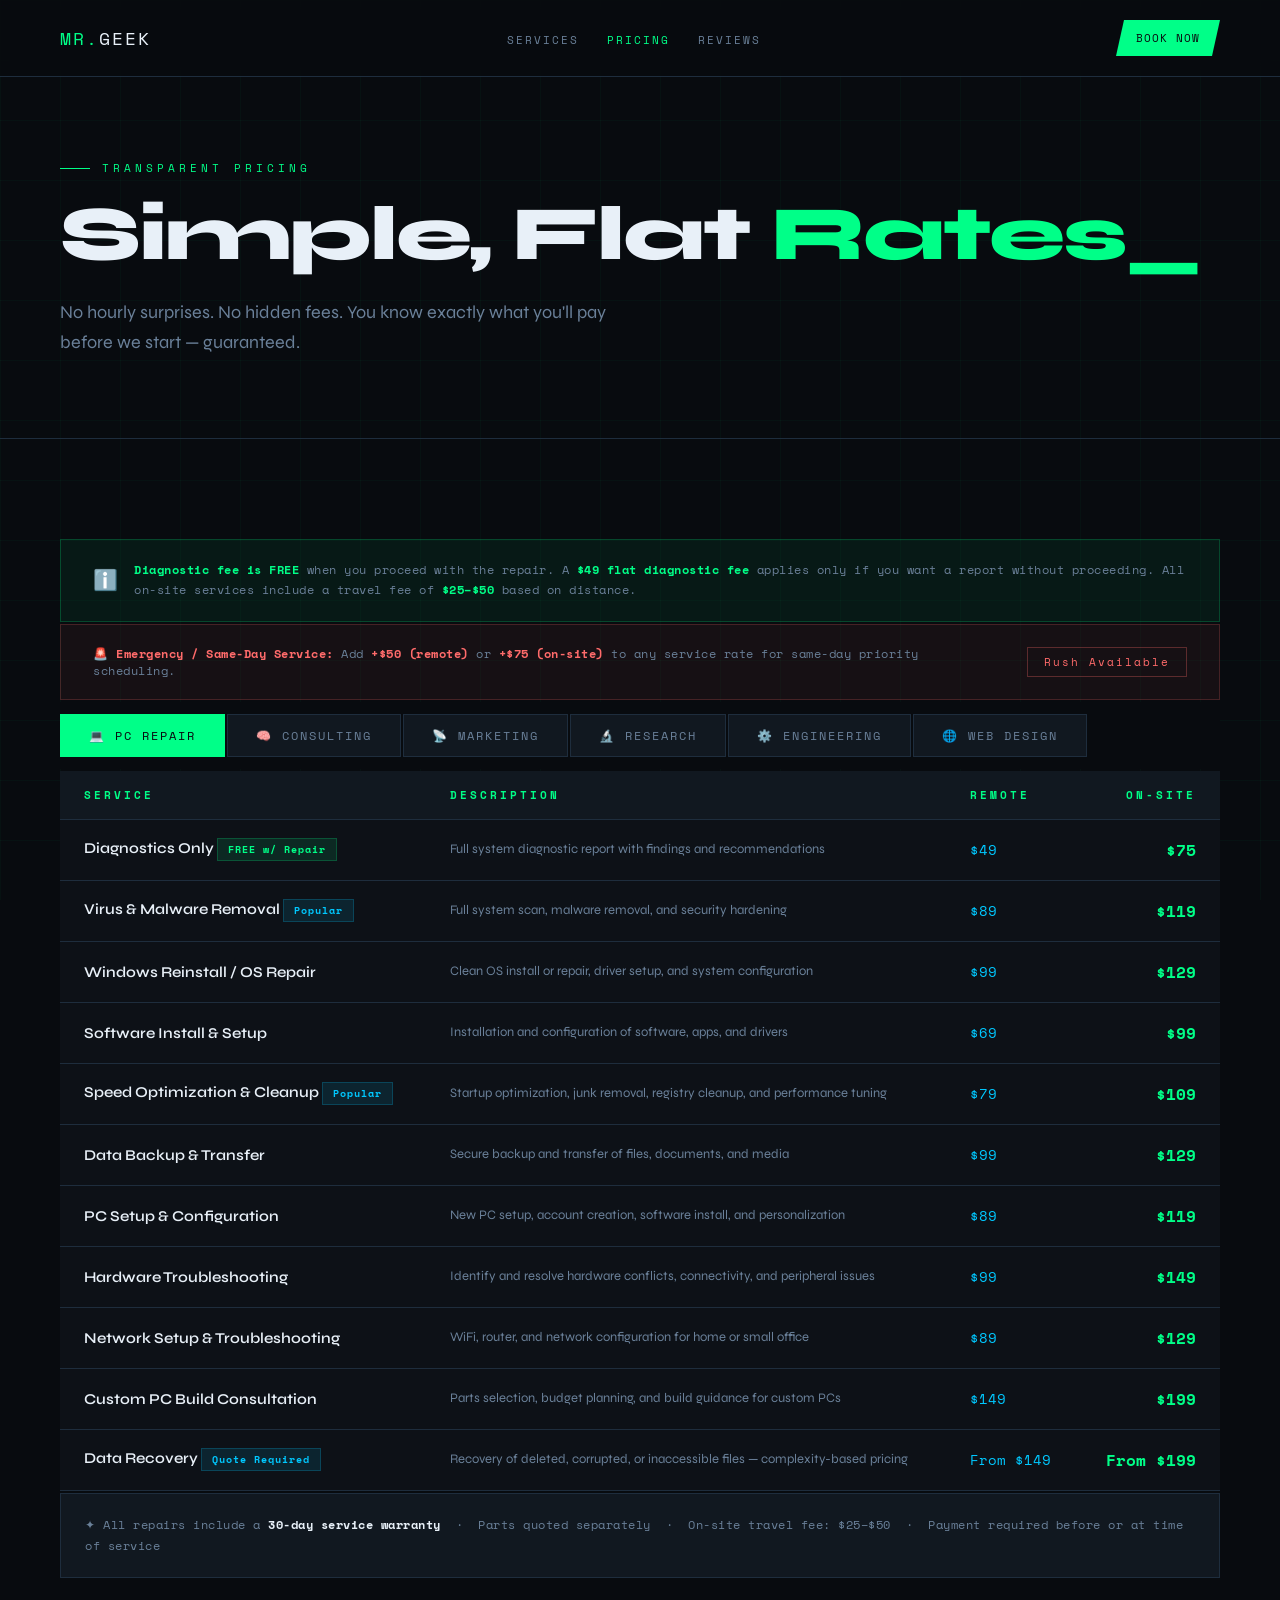
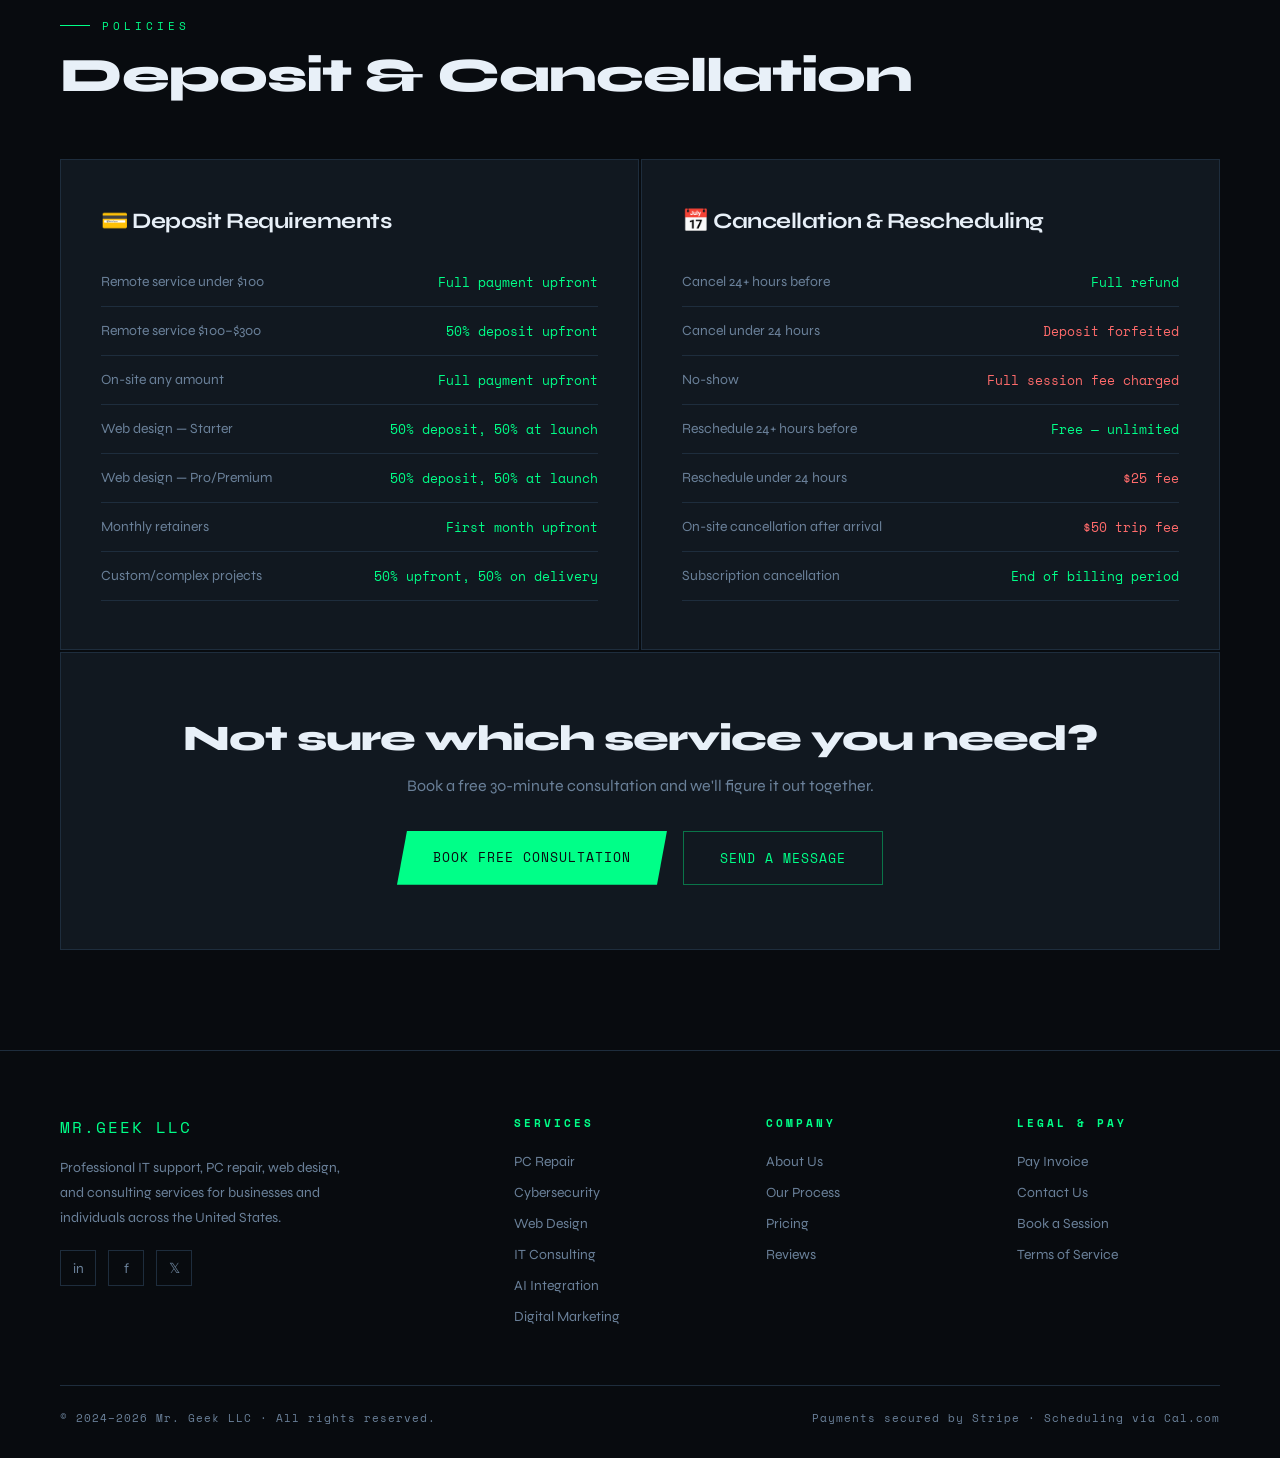
<file: pricing.html>
<!DOCTYPE html>
<html lang="en">
<head>
<meta charset="UTF-8">
<meta name="viewport" content="width=device-width, initial-scale=1.0">
<title>Pricing — Mr. Geek LLC</title>
<link rel="stylesheet" href="styles.css">
<style>
/* TABS */
.tab-bar{display:flex;gap:2px;margin-bottom:2px;position:sticky;top:81px;z-index:50;background:var(--bg);padding:12px 0;}
.tab-btn{font-family:var(--mono);font-size:12px;letter-spacing:2px;text-transform:uppercase;padding:12px 28px;border:1px solid var(--border);background:var(--card);color:var(--muted);transition:all 0.2s;white-space:nowrap;}
.tab-btn.active,.tab-btn:hover{background:var(--accent);color:var(--bg);border-color:var(--accent);}

/* CATEGORY SECTION */
.category{display:none;animation:fadeUp 0.4s ease;}
.category.active{display:block;}

/* PRICE TABLE */
.price-table{width:100%;border-collapse:collapse;margin-bottom:2px;}
.price-table th{font-family:var(--mono);font-size:11px;color:var(--accent);letter-spacing:3px;text-transform:uppercase;padding:16px 24px;text-align:left;border-bottom:1px solid var(--border);background:var(--card);}
.price-table th:last-child,.price-table td:last-child{text-align:right;}
.price-table tr{border-bottom:1px solid var(--border);transition:background 0.2s;}
.price-table tr:hover td{background:rgba(0,255,136,0.03);}
.price-table td{padding:18px 24px;font-size:15px;color:var(--text);background:var(--surface);}
.price-table td.service-name{font-weight:600;}
.price-table td.service-desc{font-size:13px;color:var(--muted);line-height:1.5;}
.price-table td.price{font-family:var(--mono);font-size:16px;font-weight:700;color:var(--accent);white-space:nowrap;}
.price-table td.price-remote{font-family:var(--mono);font-size:14px;color:var(--accent2);white-space:nowrap;}
.price-tag{display:inline-block;font-family:var(--mono);font-size:10px;padding:3px 10px;letter-spacing:1px;border-radius:0;}
.tag-free{background:rgba(0,255,136,0.1);color:var(--accent);border:1px solid rgba(0,255,136,0.2);}
.tag-popular{background:rgba(0,200,255,0.1);color:var(--accent2);border:1px solid rgba(0,200,255,0.2);}
.tag-new{background:rgba(255,165,0,0.1);color:#ffa500;border:1px solid rgba(255,165,0,0.2);}

/* WEBSITE DESIGN PACKAGES */
.packages-grid{display:grid;grid-template-columns:repeat(3,1fr);gap:2px;margin-bottom:2px;}
.package-card{background:var(--card);border:1px solid var(--border);padding:48px 40px;position:relative;transition:all 0.3s;}
.package-card.featured{border-color:rgba(0,255,136,0.4);background:linear-gradient(135deg,rgba(0,255,136,0.05) 0%,var(--card) 100%);}
.package-card.featured::before{content:'MOST POPULAR';position:absolute;top:-1px;left:50%;transform:translateX(-50%);background:var(--accent);color:var(--bg);font-family:var(--mono);font-size:10px;padding:4px 16px;letter-spacing:2px;white-space:nowrap;}
.pkg-name{font-family:var(--mono);font-size:13px;color:var(--muted);letter-spacing:3px;text-transform:uppercase;margin-bottom:16px;}
.pkg-price{font-size:52px;font-weight:800;letter-spacing:-2px;line-height:1;margin-bottom:4px;}
.pkg-price span{font-size:22px;font-weight:400;color:var(--muted);}
.pkg-price .accent{color:var(--accent);}
.pkg-timeline{font-family:var(--mono);font-size:11px;color:var(--muted);letter-spacing:2px;margin-bottom:32px;}
.pkg-features{list-style:none;margin-bottom:36px;}
.pkg-features li{font-size:14px;color:var(--muted);padding:10px 0;border-bottom:1px solid var(--border);display:flex;align-items:center;gap:10px;line-height:1.5;}
.pkg-features li.included{color:var(--text);}
.pkg-features li.included::before{content:'✦';color:var(--accent);font-size:9px;flex-shrink:0;}
.pkg-features li.excluded::before{content:'—';color:var(--border);flex-shrink:0;}

/* DEPOSIT & POLICY BOX */
.policy-grid{display:grid;grid-template-columns:1fr 1fr;gap:2px;}
.policy-box{background:var(--card);border:1px solid var(--border);padding:48px 40px;}
.policy-box h3{font-size:22px;font-weight:700;margin-bottom:24px;letter-spacing:-0.5px;}
.policy-table{width:100%;border-collapse:collapse;}
.policy-table tr{border-bottom:1px solid var(--border);}
.policy-table td{padding:14px 0;font-size:14px;}
.policy-table td:first-child{color:var(--muted);}
.policy-table td:last-child{font-family:var(--mono);font-size:13px;color:var(--text);text-align:right;}
.policy-table td.penalty{color:#ff6b6b;font-family:var(--mono);font-size:13px;text-align:right;}
.policy-table td.ok{color:var(--accent);font-family:var(--mono);font-size:13px;text-align:right;}

/* NOTICE */
.notice-bar{background:rgba(0,255,136,0.06);border:1px solid rgba(0,255,136,0.2);padding:20px 32px;display:flex;align-items:center;gap:16px;margin-bottom:2px;}
.notice-bar p{font-family:var(--mono);font-size:12px;color:var(--muted);letter-spacing:0.5px;line-height:1.7;}
.notice-bar p strong{color:var(--accent);}

/* EMERGENCY */
.emergency-bar{background:rgba(255,107,107,0.06);border:1px solid rgba(255,107,107,0.2);padding:20px 32px;display:flex;justify-content:space-between;align-items:center;gap:24px;margin-bottom:2px;}
.emergency-bar p{font-family:var(--mono);font-size:12px;color:var(--muted);letter-spacing:0.5px;}
.emergency-bar p strong{color:#ff6b6b;}
.emergency-tag{font-family:var(--mono);font-size:11px;color:#ff6b6b;border:1px solid rgba(255,107,107,0.3);padding:6px 16px;letter-spacing:2px;white-space:nowrap;}

@media(max-width:768px){
  .tab-bar{overflow-x:auto;top:64px;padding:8px 0;}
  .tab-btn{padding:10px 18px;font-size:11px;}
  .packages-grid{grid-template-columns:1fr;}
  .policy-grid{grid-template-columns:1fr;}
  .price-table th:nth-child(2),.price-table td:nth-child(2){display:none;}
}
</style>
</head>
<body>

<nav>
  <a href="index.html" class="nav-logo">MR.<span>GEEK</span></a>
  <ul class="nav-links">
  <li><a href="/services.html">Services</a></li>
  <li><a href="/pricing.html">Pricing</a></li>
  <li><a href="/reviews.html">Reviews</a></li>
</ul>
<a href="https://cal.com/mrgeekllc" target="_blank" class="nav-cta">Book Now</a>
  <button class="hamburger" id="hamburger" aria-label="Menu"><span></span><span></span><span></span></button>
</nav>

<div class="mobile-menu" id="mobileMenu">
<a href="/services.html">Services</a>
<a href="/pricing.html">Pricing</a>
<a href="/reviews.html">Reviews</a>
<a href="https://cal.com/mrgeekllc" target="_blank" class="mobile-cta">Book Free Consult</a></div>

<a href="contact.html#booking" class="sticky-book-bar">📅 Book a Free Consultation</a>

<div class="page-hero">
  <div class="page-hero-tag">Transparent Pricing</div>
  <h1>Simple, Flat <span class="accent">Rates<span class="blink">_</span></span></h1>
  <p>No hourly surprises. No hidden fees. You know exactly what you'll pay before we start — guaranteed.</p>
</div>

<section class="section">

  <!-- NOTICE -->
  <div class="notice-bar reveal">
    <span style="font-size:20px;">ℹ️</span>
    <p><strong>Diagnostic fee is FREE</strong> when you proceed with the repair. A <strong>$49 flat diagnostic fee</strong> applies only if you want a report without proceeding. All on-site services include a travel fee of <strong>$25–$50</strong> based on distance.</p>
  </div>

  <!-- EMERGENCY -->
  <div class="emergency-bar reveal">
    <p><strong>🚨 Emergency / Same-Day Service:</strong> Add <strong>+$50 (remote)</strong> or <strong>+$75 (on-site)</strong> to any service rate for same-day priority scheduling.</p>
    <div class="emergency-tag">Rush Available</div>
  </div>

  <!-- TABS -->
  <div class="tab-bar reveal">
    <button class="tab-btn active" onclick="showTab('pc')">💻 PC Repair</button>
    <button class="tab-btn" onclick="showTab('consulting')">🧠 Consulting</button>
    <button class="tab-btn" onclick="showTab('marketing')">📡 Marketing</button>
    <button class="tab-btn" onclick="showTab('research')">🔬 Research</button>
    <button class="tab-btn" onclick="showTab('engineering')">⚙️ Engineering</button>
    <button class="tab-btn" onclick="showTab('web')">🌐 Web Design</button>
  </div>

  <!-- PC REPAIR -->
  <div class="category active" id="tab-pc">
    <table class="price-table reveal">
      <thead><tr><th>Service</th><th>Description</th><th>Remote</th><th>On-Site</th></tr></thead>
      <tbody>
        <tr><td class="service-name">Diagnostics Only <span class="price-tag tag-free">FREE w/ Repair</span></td><td class="service-desc">Full system diagnostic report with findings and recommendations</td><td class="price-remote">$49</td><td class="price">$75</td></tr>
        <tr><td class="service-name">Virus & Malware Removal <span class="price-tag tag-popular">Popular</span></td><td class="service-desc">Full system scan, malware removal, and security hardening</td><td class="price-remote">$89</td><td class="price">$119</td></tr>
        <tr><td class="service-name">Windows Reinstall / OS Repair</td><td class="service-desc">Clean OS install or repair, driver setup, and system configuration</td><td class="price-remote">$99</td><td class="price">$129</td></tr>
        <tr><td class="service-name">Software Install & Setup</td><td class="service-desc">Installation and configuration of software, apps, and drivers</td><td class="price-remote">$69</td><td class="price">$99</td></tr>
        <tr><td class="service-name">Speed Optimization & Cleanup <span class="price-tag tag-popular">Popular</span></td><td class="service-desc">Startup optimization, junk removal, registry cleanup, and performance tuning</td><td class="price-remote">$79</td><td class="price">$109</td></tr>
        <tr><td class="service-name">Data Backup & Transfer</td><td class="service-desc">Secure backup and transfer of files, documents, and media</td><td class="price-remote">$99</td><td class="price">$129</td></tr>
        <tr><td class="service-name">PC Setup & Configuration</td><td class="service-desc">New PC setup, account creation, software install, and personalization</td><td class="price-remote">$89</td><td class="price">$119</td></tr>
        <tr><td class="service-name">Hardware Troubleshooting</td><td class="service-desc">Identify and resolve hardware conflicts, connectivity, and peripheral issues</td><td class="price-remote">$99</td><td class="price">$149</td></tr>
        <tr><td class="service-name">Network Setup & Troubleshooting</td><td class="service-desc">WiFi, router, and network configuration for home or small office</td><td class="price-remote">$89</td><td class="price">$129</td></tr>
        <tr><td class="service-name">Custom PC Build Consultation</td><td class="service-desc">Parts selection, budget planning, and build guidance for custom PCs</td><td class="price-remote">$149</td><td class="price">$199</td></tr>
        <tr><td class="service-name">Data Recovery <span class="price-tag tag-popular">Quote Required</span></td><td class="service-desc">Recovery of deleted, corrupted, or inaccessible files — complexity-based pricing</td><td class="price-remote">From $149</td><td class="price">From $199</td></tr>
      </tbody>
    </table>
    <div style="background:var(--card);border:1px solid var(--border);padding:20px 24px;font-family:var(--mono);font-size:12px;color:var(--muted);letter-spacing:0.5px;line-height:1.8;">
      ✦ All repairs include a <strong style="color:var(--text);">30-day service warranty</strong> &nbsp;·&nbsp; Parts quoted separately &nbsp;·&nbsp; On-site travel fee: $25–$50 &nbsp;·&nbsp; Payment required before or at time of service
    </div>
  </div>

  <!-- CONSULTING -->
  <div class="category" id="tab-consulting">
    <table class="price-table reveal">
      <thead><tr><th>Service</th><th>Description</th><th>Remote</th><th>On-Site</th></tr></thead>
      <tbody>
        <tr><td class="service-name">Initial Strategy Session <span class="price-tag tag-free">FREE</span></td><td class="service-desc">30-minute discovery call to assess your needs and goals</td><td class="price-remote">$0</td><td class="price">$0</td></tr>
        <tr><td class="service-name">Technology Assessment</td><td class="service-desc">Full audit of your current tech stack with recommendations report</td><td class="price-remote">$199</td><td class="price">$249</td></tr>
        <tr><td class="service-name">Digital Transformation Roadmap</td><td class="service-desc">Custom 90-day transformation plan with prioritized action items</td><td class="price-remote">$349</td><td class="price">$449</td></tr>
        <tr><td class="service-name">Vendor Selection Consulting</td><td class="service-desc">Research, compare, and recommend the right tools and vendors for your business</td><td class="price-remote">$249</td><td class="price">$299</td></tr>
        <tr><td class="service-name">Monthly Retainer <span class="price-tag tag-popular">Popular</span></td><td class="service-desc">Ongoing consulting support — up to 4 sessions/month plus email access</td><td class="price-remote">$499/mo</td><td class="price">$699/mo</td></tr>
        <tr><td class="service-name">Process Automation Strategy</td><td class="service-desc">Identify and plan automation opportunities to save time and reduce costs</td><td class="price-remote">$299</td><td class="price">$399</td></tr>
      </tbody>
    </table>
  </div>

  <!-- MARKETING -->
  <div class="category" id="tab-marketing">
    <table class="price-table reveal">
      <thead><tr><th>Service</th><th>Description</th><th>One-Time</th><th>Monthly</th></tr></thead>
      <tbody>
        <tr><td class="service-name">SEO Audit & Report</td><td class="service-desc">Full site SEO analysis with prioritized recommendations</td><td class="price-remote">$199</td><td class="price">—</td></tr>
        <tr><td class="service-name">SEO Management <span class="price-tag tag-popular">Popular</span></td><td class="service-desc">Ongoing on-page SEO, keyword strategy, and monthly reporting</td><td class="price-remote">—</td><td class="price">$399/mo</td></tr>
        <tr><td class="service-name">Social Media Setup</td><td class="service-desc">Profile creation, branding, and initial content strategy for up to 3 platforms</td><td class="price-remote">$249</td><td class="price">—</td></tr>
        <tr><td class="service-name">Social Media Management</td><td class="service-desc">Content creation and posting for up to 3 platforms — 3x/week</td><td class="price-remote">—</td><td class="price">$499/mo</td></tr>
        <tr><td class="service-name">Google Ads Setup & Management</td><td class="service-desc">Campaign creation, targeting, and monthly optimization (ad spend separate)</td><td class="price-remote">$299 setup</td><td class="price">$299/mo</td></tr>
        <tr><td class="service-name">Email Marketing Campaign</td><td class="service-desc">Template design, copy, list setup, and send for up to 2,500 subscribers</td><td class="price-remote">$199</td><td class="price">$299/mo</td></tr>
        <tr><td class="service-name">Full Digital Marketing Package <span class="price-tag tag-popular">Best Value</span></td><td class="service-desc">SEO + Social + Email management — all three channels included</td><td class="price-remote">—</td><td class="price">$999/mo</td></tr>
      </tbody>
    </table>
  </div>

  <!-- RESEARCH -->
  <div class="category" id="tab-research">
    <table class="price-table reveal">
      <thead><tr><th>Service</th><th>Description</th><th>Starting At</th><th>Timeline</th></tr></thead>
      <tbody>
        <tr><td class="service-name">Market Research Report</td><td class="service-desc">Industry analysis, competitor landscape, and opportunity assessment</td><td class="price-remote">$299</td><td class="price">5–7 days</td></tr>
        <tr><td class="service-name">Competitive Analysis</td><td class="service-desc">Deep-dive analysis of up to 5 competitors with strategic insights</td><td class="price-remote">$249</td><td class="price">3–5 days</td></tr>
        <tr><td class="service-name">Feasibility Study</td><td class="service-desc">Research-backed assessment of product, service, or business idea viability</td><td class="price-remote">$399</td><td class="price">7–10 days</td></tr>
        <tr><td class="service-name">Data Analysis & Reporting</td><td class="service-desc">Statistical analysis of your data with visual reporting and key findings</td><td class="price-remote">$299</td><td class="price">3–7 days</td></tr>
        <tr><td class="service-name">Technical Documentation</td><td class="service-desc">Professional documentation of systems, processes, or technical specifications</td><td class="price-remote">$199</td><td class="price">3–5 days</td></tr>
        <tr><td class="service-name">Custom Research Project <span class="price-tag tag-popular">Quote Required</span></td><td class="service-desc">Complex or multi-phase research engagements — scoped per project</td><td class="price-remote">Custom</td><td class="price">TBD</td></tr>
      </tbody>
    </table>
  </div>

  <!-- ENGINEERING -->
  <div class="category" id="tab-engineering">
    <table class="price-table reveal">
      <thead><tr><th>Service</th><th>Description</th><th>Starting At</th><th>Timeline</th></tr></thead>
      <tbody>
        <tr><td class="service-name">Systems Design Consultation</td><td class="service-desc">Architecture review and recommendations for technical systems</td><td class="price-remote">$299</td><td class="price">3–5 days</td></tr>
        <tr><td class="service-name">Process Optimization Analysis</td><td class="service-desc">Workflow review and optimization recommendations with implementation plan</td><td class="price-remote">$349</td><td class="price">5–7 days</td></tr>
        <tr><td class="service-name">Technical Specifications</td><td class="service-desc">Detailed technical specs and documentation for systems or projects</td><td class="price-remote">$249</td><td class="price">3–5 days</td></tr>
        <tr><td class="service-name">Systems Integration Planning</td><td class="service-desc">Planning and documentation for integrating multiple systems or platforms</td><td class="price-remote">$399</td><td class="price">5–10 days</td></tr>
        <tr><td class="service-name">Custom Engineering Project <span class="price-tag tag-popular">Quote Required</span></td><td class="service-desc">Complex multi-phase engineering engagements — scoped per project</td><td class="price-remote">Custom</td><td class="price">TBD</td></tr>
      </tbody>
    </table>
  </div>

  <!-- WEB DESIGN -->
  <div class="category" id="tab-web">
    <div class="notice-bar reveal" style="margin-bottom:2px;">
      <span style="font-size:20px;">🌐</span>
      <p><strong>All packages include:</strong> Mobile-responsive design · GitHub Pages or Netlify hosting setup · Contact form · Basic SEO setup · 30 days post-launch support · <strong>Delivered in 5–21 business days</strong></p>
    </div>

    <div class="packages-grid reveal">
      <!-- STARTER -->
      <div class="package-card">
        <div class="pkg-name">Starter</div>
        <div class="pkg-price">$<span class="accent">599</span></div>
        <div class="pkg-timeline">⚡ 5–7 Business Days</div>
        <ul class="pkg-features">
          <li class="included">Up to 3 pages (Home, About, Contact)</li>
          <li class="included">Mobile-responsive design</li>
          <li class="included">Contact form integration</li>
          <li class="included">Basic SEO setup</li>
          <li class="included">Free hosting setup (GitHub/Netlify)</li>
          <li class="included">1 round of revisions</li>
          <li class="included">30-day post-launch support</li>
          <li class="excluded">Payment integration</li>
          <li class="excluded">Booking system</li>
          <li class="excluded">Custom animations</li>
        </ul>
        <a href="contact.html" class="btn-outline" style="display:block;text-align:center;">Get Started</a>
      </div>

      <!-- PROFESSIONAL -->
      <div class="package-card featured">
        <div class="pkg-name">Professional</div>
        <div class="pkg-price">$<span class="accent">999</span></div>
        <div class="pkg-timeline">⚡ 10–14 Business Days</div>
        <ul class="pkg-features">
          <li class="included">Up to 6 pages — fully custom</li>
          <li class="included">Mobile-responsive design</li>
          <li class="included">Contact form + Cal.com booking</li>
          <li class="included">Stripe payment integration</li>
          <li class="included">On-page SEO optimization</li>
          <li class="included">Free hosting setup (GitHub/Netlify)</li>
          <li class="included">Custom animations & interactions</li>
          <li class="included">2 rounds of revisions</li>
          <li class="included">30-day post-launch support</li>
          <li class="excluded">E-commerce / product catalog</li>
        </ul>
        <a href="contact.html" class="btn-primary" style="display:block;text-align:center;">Get Started</a>
      </div>

      <!-- PREMIUM -->
      <div class="package-card">
        <div class="pkg-name">Premium <span class="price-tag tag-new">New</span></div>
        <div class="pkg-price">$<span class="accent">1,799</span></div>
        <div class="pkg-timeline">⚡ 14–21 Business Days</div>
        <ul class="pkg-features">
          <li class="included">Unlimited pages — fully custom</li>
          <li class="included">Mobile-responsive design</li>
          <li class="included">Contact form + Cal.com booking</li>
          <li class="included">Full Stripe payment integration</li>
          <li class="included">Advanced SEO + sitemap</li>
          <li class="included">Free hosting setup (GitHub/Netlify)</li>
          <li class="included">Advanced animations & interactions</li>
          <li class="included">E-commerce / product catalog</li>
          <li class="included">3 rounds of revisions</li>
          <li class="included">60-day post-launch support</li>
        </ul>
        <a href="contact.html" class="btn-outline" style="display:block;text-align:center;">Get Started</a>
      </div>
    </div>

    <!-- ADD-ONS -->
    <table class="price-table reveal">
      <thead><tr><th>Add-On Service</th><th>Description</th><th colspan="2">Price</th></tr></thead>
      <tbody>
        <tr><td class="service-name">Logo Design</td><td class="service-desc">Custom logo with 2 concepts and 2 revision rounds</td><td class="price" colspan="2">$299</td></tr>
        <tr><td class="service-name">Monthly Maintenance</td><td class="service-desc">Updates, backups, security checks, and minor content changes</td><td class="price" colspan="2">$99/mo</td></tr>
        <tr><td class="service-name">Additional Pages</td><td class="service-desc">Extra pages added to any package</td><td class="price" colspan="2">$99/page</td></tr>
        <tr><td class="service-name">Rush Delivery</td><td class="service-desc">Priority turnaround — 50% faster than standard timeline</td><td class="price" colspan="2">+$200</td></tr>
        <tr><td class="service-name">Copywriting</td><td class="service-desc">Professional website copy written for all pages</td><td class="price" colspan="2">$149/page</td></tr>
      </tbody>
    </table>
  </div>

  <!-- DEPOSIT & CANCELLATION POLICY -->
  <div style="margin-top:40px;">
    <div class="section-label reveal">Policies</div>
    <h2 class="section-title reveal">Deposit & Cancellation</h2>
    <div class="policy-grid reveal">
      <div class="policy-box">
        <h3>💳 Deposit Requirements</h3>
        <table class="policy-table">
          <tr><td>Remote service under $100</td><td class="ok">Full payment upfront</td></tr>
          <tr><td>Remote service $100–$300</td><td class="ok">50% deposit upfront</td></tr>
          <tr><td>On-site any amount</td><td class="ok">Full payment upfront</td></tr>
          <tr><td>Web design — Starter</td><td class="ok">50% deposit, 50% at launch</td></tr>
          <tr><td>Web design — Pro/Premium</td><td class="ok">50% deposit, 50% at launch</td></tr>
          <tr><td>Monthly retainers</td><td class="ok">First month upfront</td></tr>
          <tr><td>Custom/complex projects</td><td class="ok">50% upfront, 50% on delivery</td></tr>
        </table>
      </div>
      <div class="policy-box">
        <h3>📅 Cancellation & Rescheduling</h3>
        <table class="policy-table">
          <tr><td>Cancel 24+ hours before</td><td class="ok">Full refund</td></tr>
          <tr><td>Cancel under 24 hours</td><td class="penalty">Deposit forfeited</td></tr>
          <tr><td>No-show</td><td class="penalty">Full session fee charged</td></tr>
          <tr><td>Reschedule 24+ hours before</td><td class="ok">Free — unlimited</td></tr>
          <tr><td>Reschedule under 24 hours</td><td class="penalty">$25 fee</td></tr>
          <tr><td>On-site cancellation after arrival</td><td class="penalty">$50 trip fee</td></tr>
          <tr><td>Subscription cancellation</td><td class="ok">End of billing period</td></tr>
        </table>
      </div>
    </div>
  </div>

  <!-- CTA -->
  <div style="background:var(--card);border:1px solid var(--border);padding:64px;text-align:center;margin-top:2px;" class="reveal">
    <h2 style="font-size:36px;font-weight:800;letter-spacing:-1px;margin-bottom:16px;">Not sure which service you need?</h2>
    <p style="color:var(--muted);font-size:16px;margin-bottom:36px;">Book a free 30-minute consultation and we'll figure it out together.</p>
    <div style="display:flex;gap:16px;justify-content:center;flex-wrap:wrap;">
      <a href="contact.html#booking" class="btn-primary">Book Free Consultation</a>
      <a href="contact.html" class="btn-outline">Send a Message</a>
    </div>
  </div>

</section>

<footer>
  <div class="footer-grid">
    <div class="footer-brand">
      <div class="footer-logo">MR.GEEK LLC</div>
      <p>Professional IT support, PC repair, web design, and consulting services for businesses and individuals across the United States.</p>
      <div class="footer-social" style="margin-top:20px;">
        <a href="#">in</a>
        <a href="#">f</a>
        <a href="#">𝕏</a>
      </div>
    </div>
    <div class="footer-col"><h4>Services</h4><ul><li><a href="services.html#pc">PC Repair</a></li><li><a href="services.html#cyber">Cybersecurity</a></li><li><a href="services.html#web">Web Design</a></li><li><a href="services.html#consulting">IT Consulting</a></li><li><a href="services.html#ai">AI Integration</a></li><li><a href="services.html#marketing">Digital Marketing</a></li></ul></div>
    <div class="footer-col"><h4>Company</h4><ul><li><a href="about.html">About Us</a></li><li><a href="process.html">Our Process</a></li><li><a href="pricing.html">Pricing</a></li><li><a href="reviews.html">Reviews</a></li></ul></div>
    <div class="footer-col"><h4>Legal & Pay</h4><ul><li><a href="pay.html">Pay Invoice</a></li><li><a href="contact.html">Contact Us</a></li><li><a href="contact.html#booking">Book a Session</a></li><li><a href="tos.html">Terms of Service</a></li></ul></div>
  </div>
  <div class="footer-bottom">
    <div class="footer-copy">© 2024–2026 Mr. Geek LLC · All rights reserved.</div>
    <div class="footer-copy">Payments secured by Stripe · Scheduling via Cal.com</div>
  </div>
</footer>

<script src="main.js"></script>
<script>
function showTab(id) {
  document.querySelectorAll('.category').forEach(c => c.classList.remove('active'));
  document.querySelectorAll('.tab-btn').forEach(b => b.classList.remove('active'));
  document.getElementById('tab-' + id).classList.add('active');
  event.target.classList.add('active');
}
</script>
</body>
</html>
</file>
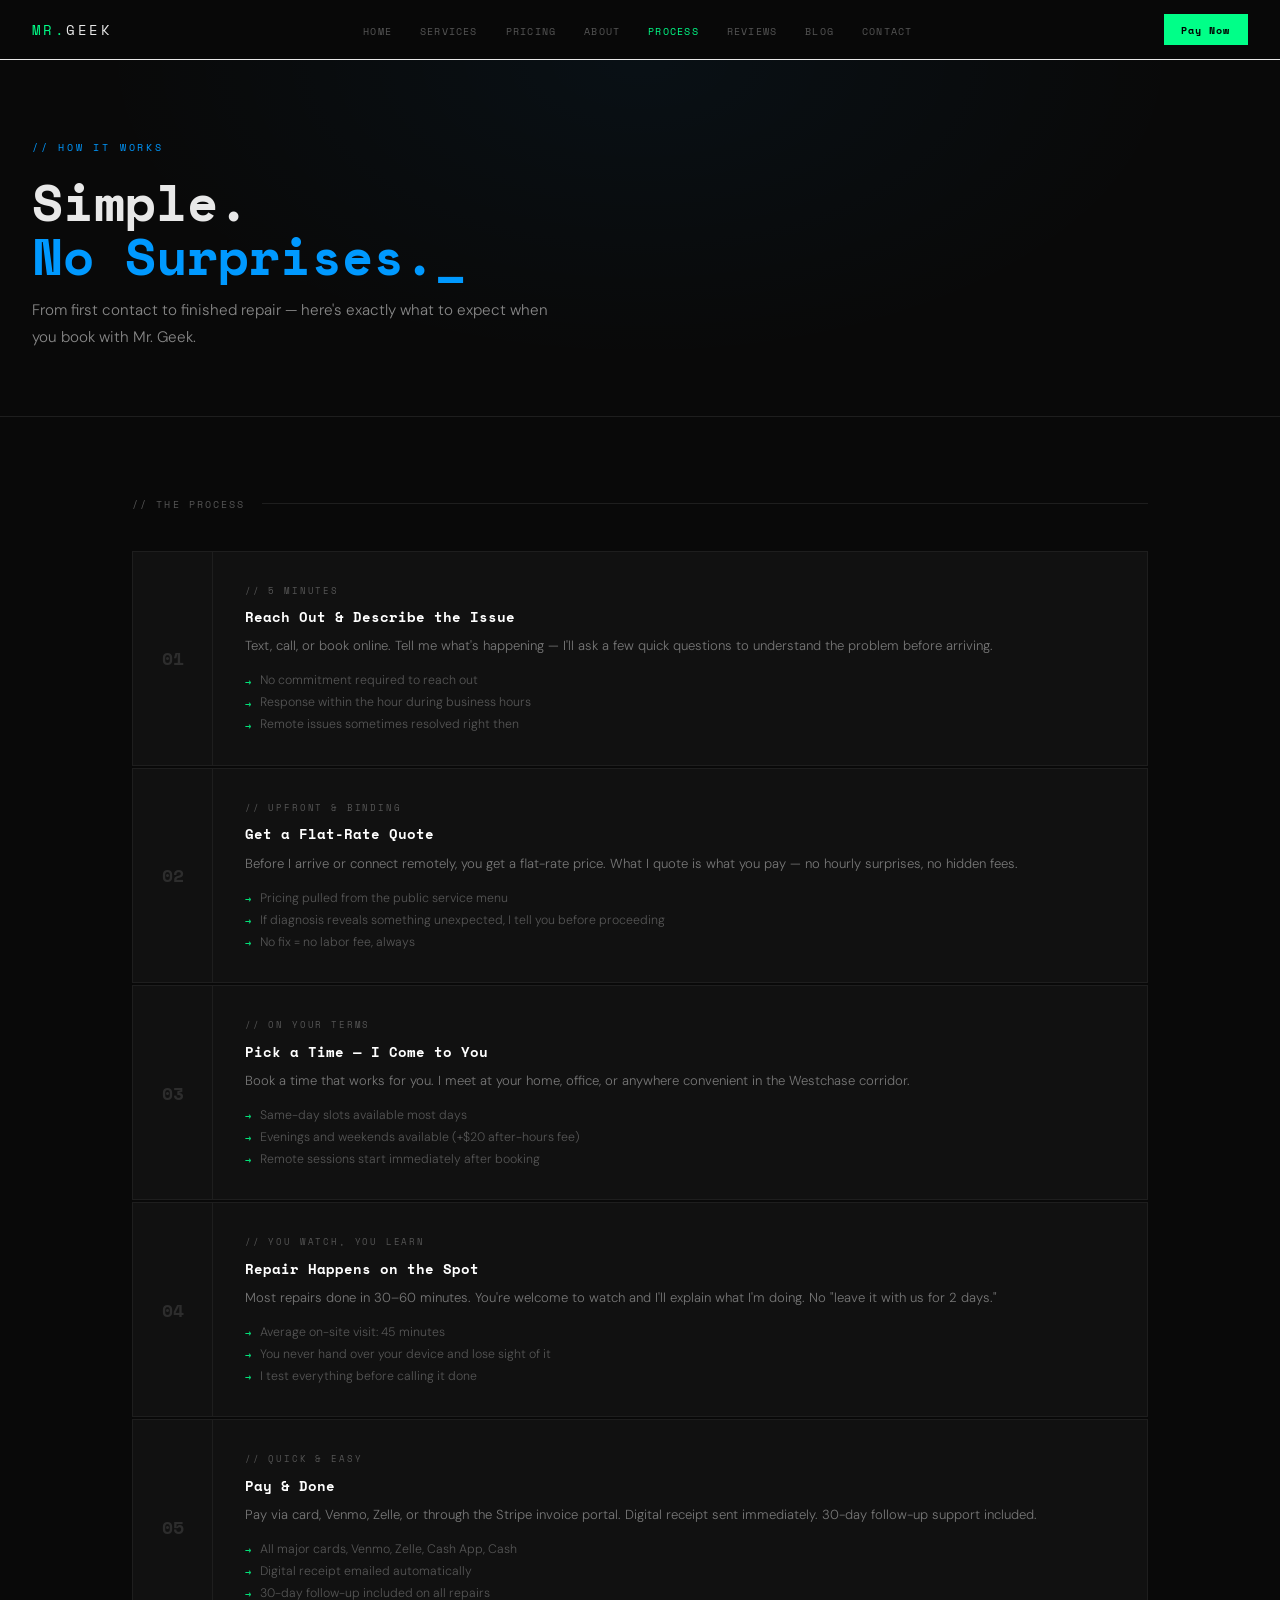
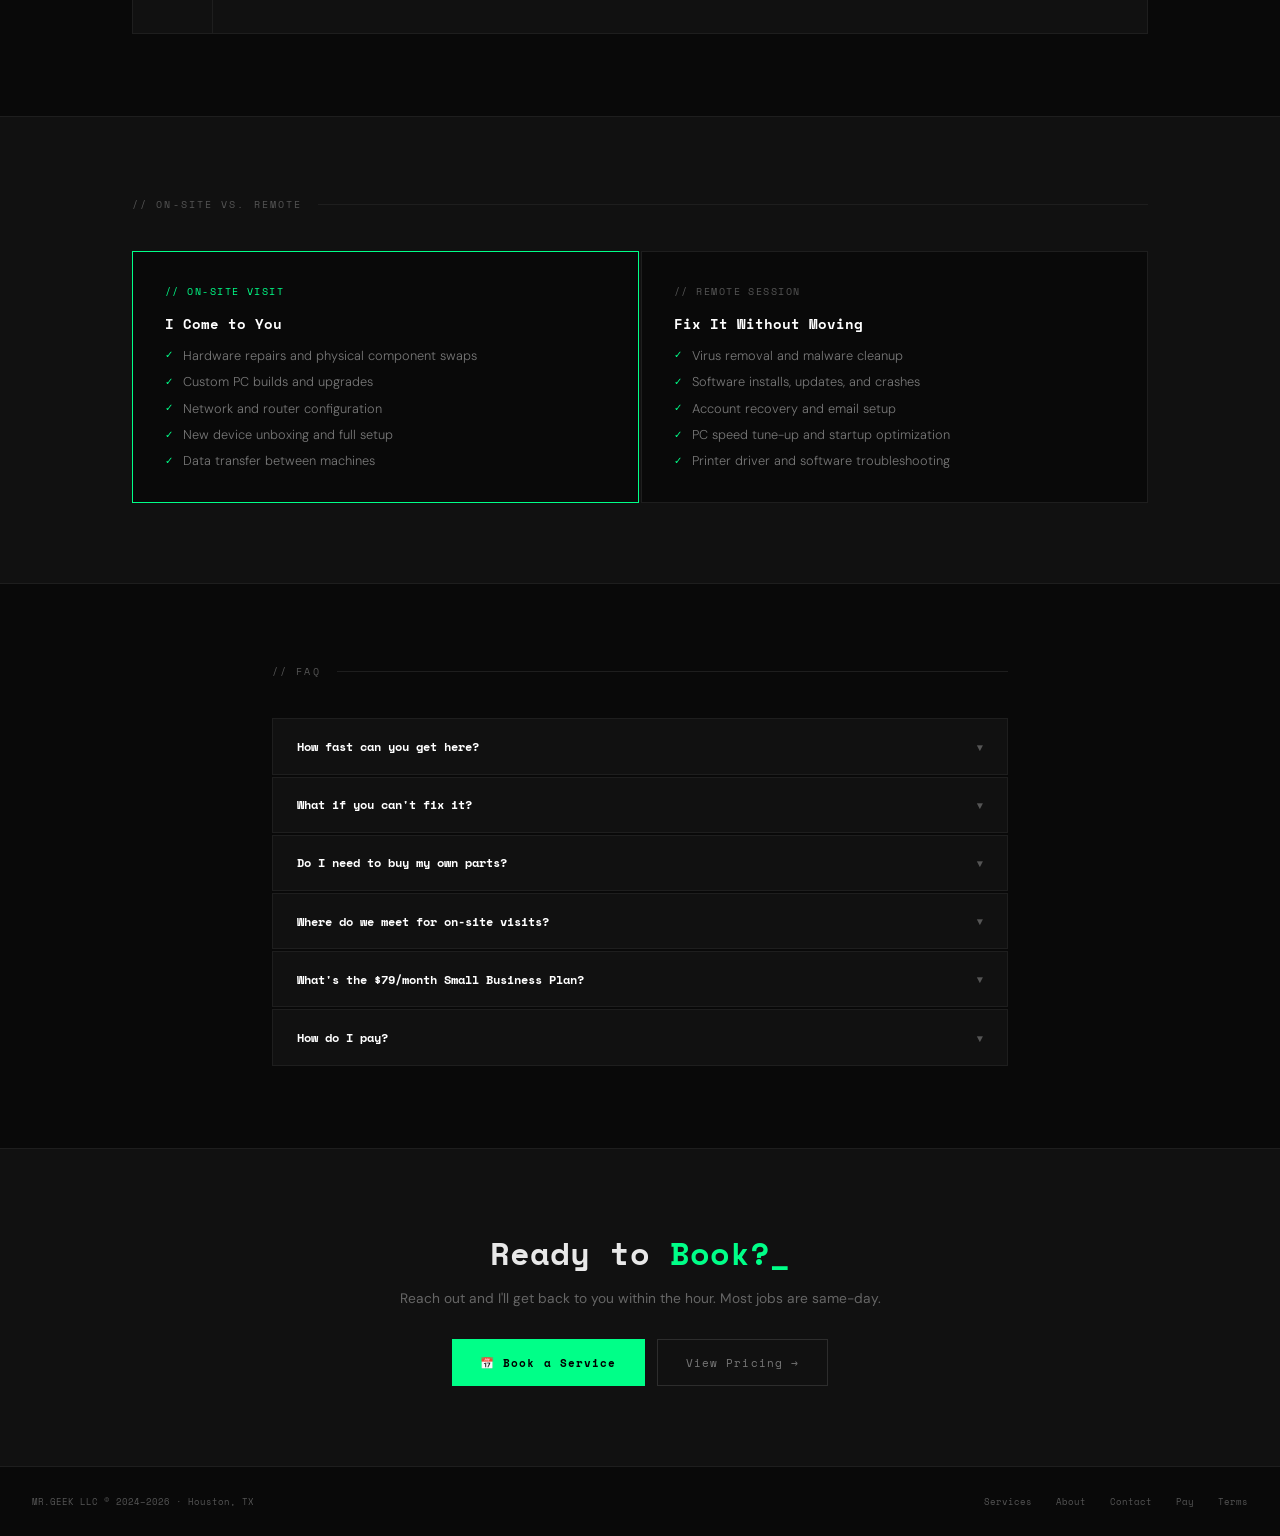
<file: process.html>
<!DOCTYPE html>
<html lang="en">
<head>
  <meta charset="UTF-8"/><meta name="viewport" content="width=device-width, initial-scale=1.0"/>
  <title>How It Works — Mr. Geek LLC</title>
  <meta name="description" content="Simple, transparent process — reach out, get a flat-rate quote, we come to you, fix it, you pay. No surprises. Serving Houston Westchase."/>
  <link rel="preconnect" href="https://fonts.googleapis.com"/>
  <link href="https://fonts.googleapis.com/css2?family=Space+Mono:wght@400;700&family=DM+Sans:wght@300;400;500;600&display=swap" rel="stylesheet"/>
  <style>
    :root{--bg:#090909;--sf:#111;--bd:#1e1e1e;--bd2:#2d2d2d;--ac:#00ff88;--ac2:#0099ff;--ac3:#ff6b35;--tx:#e8e8e8;--mu:#555;--mo:'Space Mono',monospace;--sa:'DM Sans',sans-serif;--nh:60px;}
    *{margin:0;padding:0;box-sizing:border-box;}html{scroll-behavior:smooth;}
    body{background:var(--bg);color:var(--tx);font-family:var(--sa);overflow-x:hidden;}a{text-decoration:none;color:inherit;}
    nav{position:fixed;top:0;width:100%;z-index:500;height:var(--nh);background:rgba(9,9,9,.95);backdrop-filter:blur(16px);border-bottom:1px solid var(--bd);display:flex;align-items:center;justify-content:space-between;padding:0 2rem;gap:1rem;}
    .nav-logo{font-family:var(--mo);font-size:.85rem;color:var(--ac);letter-spacing:.18em;text-decoration:none;}
    .nav-logo span{color:var(--tx);}
    .nav-links{display:flex;gap:1.75rem;list-style:none;}
    .nav-links a{font-family:var(--mo);font-size:.63rem;color:var(--mu);letter-spacing:.12em;text-transform:uppercase;transition:color .2s;text-decoration:none;}
    .nav-links a:hover,.nav-links a.active{color:var(--ac);}
    .nav-cta{font-family:var(--mo);font-size:.65rem;background:var(--ac);color:#000;padding:.45rem 1.1rem;font-weight:700;letter-spacing:.1em;cursor:pointer;border:none;text-decoration:none;display:inline-block;}
    .hamburger{display:none;flex-direction:column;gap:5px;cursor:pointer;background:none;border:none;padding:.3rem;}
    .hamburger span{display:block;width:22px;height:2px;background:var(--mu);transition:all .3s;}
    .hamburger.open span:first-child{transform:translateY(7px) rotate(45deg);}
    .hamburger.open span:nth-child(2){opacity:0;}
    .hamburger.open span:last-child{transform:translateY(-7px) rotate(-45deg);}
    .mobile-menu{display:none;position:fixed;top:var(--nh);left:0;right:0;background:rgba(9,9,9,.98);border-bottom:1px solid var(--bd);z-index:499;padding:1.5rem 2rem 2rem;flex-direction:column;gap:.75rem;}
    .mobile-menu.open{display:flex;}
    .mobile-menu a{font-family:var(--mo);font-size:.72rem;color:var(--mu);letter-spacing:.12em;text-transform:uppercase;padding:.75rem 0;border-bottom:1px solid var(--bd);text-decoration:none;}
    .mobile-menu .mobile-cta{width:100%;margin-top:.75rem;font-family:var(--mo);font-size:.75rem;background:var(--ac);color:#000;padding:.9rem;font-weight:700;cursor:pointer;border:none;text-align:center;display:block;}
    .sticky-book-bar{display:none;position:fixed;bottom:0;left:0;right:0;z-index:400;background:rgba(9,9,9,.97);border-top:1px solid var(--bd);padding:.9rem 1.5rem;text-align:center;font-family:var(--mo);font-size:.73rem;background:var(--ac);color:#000;padding:.85rem;font-weight:700;cursor:pointer;border:none;text-decoration:none;}
    .hero{margin-top:var(--nh);padding:5rem 2rem 4rem;border-bottom:1px solid var(--bd);background:radial-gradient(ellipse at 50% 0%,rgba(0,153,255,.05),transparent 60%);}
    .ey{font-family:var(--mo);font-size:.62rem;color:var(--ac2);letter-spacing:.28em;text-transform:uppercase;margin-bottom:1.25rem;}
    h1{font-family:var(--mo);font-size:clamp(2rem,5vw,3.2rem);font-weight:700;line-height:1.05;margin-bottom:.9rem;}
    h1 span{color:var(--ac2);}
    .hs{font-size:.95rem;color:#888;max-width:520px;line-height:1.8;font-weight:300;}
    .sec{max-width:1080px;margin:0 auto;padding:5rem 2rem;}
    .sl{font-family:var(--mo);font-size:.6rem;color:var(--mu);letter-spacing:.22em;text-transform:uppercase;margin-bottom:2.5rem;display:flex;align-items:center;gap:1rem;}
    .sl::after{content:'';flex:1;height:1px;background:var(--bd);}
    .step{display:grid;grid-template-columns:80px 1fr;background:var(--sf);border:1px solid var(--bd);margin-bottom:2px;transition:border-color .2s;}
    .step:hover{border-color:var(--bd2);}
    .snum{border-right:1px solid var(--bd);display:flex;align-items:center;justify-content:center;font-family:var(--mo);font-size:1.1rem;font-weight:700;color:var(--bd2);padding:2rem 0;transition:color .25s;}
    .step:hover .snum{color:var(--ac);}
    .sbody{padding:2rem;}
    .stm{font-family:var(--mo);font-size:.57rem;color:var(--mu);letter-spacing:.2em;text-transform:uppercase;margin-bottom:.6rem;}
    .stitle{font-family:var(--mo);font-size:.9rem;font-weight:700;color:#fff;margin-bottom:.45rem;}
    .sdesc{font-size:.82rem;color:#777;line-height:1.8;font-weight:300;margin-bottom:.9rem;}
    .sbul{list-style:none;display:flex;flex-direction:column;gap:.35rem;}
    .sbul li{font-size:.77rem;color:var(--mu);display:flex;align-items:flex-start;gap:.55rem;font-weight:300;}
    .sbul li::before{content:'→';color:var(--ac);font-family:var(--mo);font-size:.6rem;flex-shrink:0;margin-top:.15rem;}
    .cmp{background:var(--sf);border-top:1px solid var(--bd);border-bottom:1px solid var(--bd);}
    .ci{max-width:1080px;margin:0 auto;padding:5rem 2rem;}
    .cg{display:grid;grid-template-columns:1fr 1fr;gap:2px;}
    .cc{background:var(--bg);border:1px solid var(--bd);padding:2rem;}
    .cc.feat{border-color:var(--ac);}
    .clbl{font-family:var(--mo);font-size:.6rem;letter-spacing:.15em;color:var(--mu);margin-bottom:.9rem;text-transform:uppercase;}
    .cc.feat .clbl{color:var(--ac);}
    .ctitle{font-family:var(--mo);font-size:.9rem;font-weight:700;color:#fff;margin-bottom:.75rem;}
    .clist{list-style:none;display:flex;flex-direction:column;gap:.45rem;}
    .clist li{font-size:.8rem;color:#777;display:flex;align-items:flex-start;gap:.6rem;line-height:1.5;font-weight:300;}
    .clist li::before{content:'✓';color:var(--ac);font-family:var(--mo);font-size:.65rem;flex-shrink:0;margin-top:.1rem;}
    .faq-sec{max-width:800px;margin:0 auto;padding:5rem 2rem;}
    .faq-item{border:1px solid var(--bd);margin-bottom:2px;background:var(--sf);}
    .faq-q{font-family:var(--mo);font-size:.78rem;color:#fff;padding:1.1rem 1.5rem;cursor:pointer;display:flex;justify-content:space-between;align-items:center;font-weight:700;transition:color .2s;}
    .faq-q:hover{color:var(--ac);}
    .arr{color:var(--mu);font-size:.65rem;transition:transform .25s;flex-shrink:0;margin-left:1rem;}
    .faq-a{font-size:.8rem;color:#777;line-height:1.8;padding:0 1.5rem 1.1rem;font-weight:300;display:none;}
    .faq-item.open .faq-a{display:block;}
    .faq-item.open .arr{transform:rotate(180deg);color:var(--ac);}
    .ctas{background:var(--sf);border-top:1px solid var(--bd);padding:5rem 2rem;text-align:center;}
    .ctas h2{font-family:var(--mo);font-size:clamp(1.3rem,3vw,2rem);margin-bottom:.75rem;}
    .ctas h2 span{color:var(--ac);}
    .ctas p{font-size:.86rem;color:#666;margin-bottom:2rem;}
    .cb{display:flex;gap:.75rem;justify-content:center;flex-wrap:wrap;}
    .bp{font-family:var(--mo);font-size:.7rem;background:var(--ac);color:#000;padding:.9rem 1.75rem;font-weight:700;letter-spacing:.1em;cursor:pointer;border:none;}
    .bg{font-family:var(--mo);font-size:.7rem;border:1px solid var(--bd2);color:#777;padding:.9rem 1.75rem;letter-spacing:.1em;transition:all .2s;text-decoration:none;}
    .bg:hover{border-color:#555;color:var(--tx);}
    footer{border-top:1px solid var(--bd);padding:1.75rem 2rem;display:flex;justify-content:space-between;align-items:center;flex-wrap:wrap;gap:.75rem;font-family:var(--mo);font-size:.58rem;color:var(--mu);}
    .fl{display:flex;gap:1.5rem;flex-wrap:wrap;}
    .fl a{color:var(--mu);transition:color .2s;text-decoration:none;}
    .fl a:hover{color:var(--tx);}
    @media(max-width:900px){
      .nav-links,.nav-cta{display:none;}
      .hamburger{display:flex;}
      .sticky-book-bar{display:block;}
      .step{grid-template-columns:50px 1fr;}
      .cg{grid-template-columns:1fr;}
      body{padding-bottom:68px;}
    }
  </style>
</head>
<body>

<nav>
  <a href="index.html" class="nav-logo">MR.<span>GEEK</span></a>
  <ul class="nav-links">
    <li><a href="index.html">Home</a></li>
    <li><a href="services.html">Services</a></li>
    <li><a href="pricing.html">Pricing</a></li>
    <li><a href="about.html">About</a></li>
    <li><a href="process.html" class="active">Process</a></li>
    <li><a href="reviews.html">Reviews</a></li>
    <li><a href="blog.html">Blog</a></li>
    <li><a href="contact.html">Contact</a></li>
  </ul>
  <a href="pay.html" class="nav-cta">Pay Now</a>
  <button class="hamburger" id="hamburger" aria-label="Menu"><span></span><span></span><span></span></button>
</nav>

<div class="mobile-menu" id="mobileMenu">
  <a href="index.html">Home</a>
  <a href="services.html">Services</a>
  <a href="pricing.html">Pricing</a>
  <a href="about.html">About</a>
  <a href="process.html">Process</a>
  <a href="reviews.html">Reviews</a>
  <a href="blog.html">Blog</a>
  <a href="contact.html">Contact</a>
  <a href="pay.html" class="mobile-cta">Pay Now</a>
</div>

<a href="contact.html#booking" class="sticky-book-bar">📅 Book a Free Consultation</a>

<section class="hero">
  <p class="ey">// How It Works</p>
  <h1>Simple.<br><span>No Surprises._</span></h1>
  <p class="hs">From first contact to finished repair — here's exactly what to expect when you book with Mr. Geek.</p>
</section>

<section class="sec">
  <div class="sl">// The Process</div>
  <div class="step"><div class="snum">01</div><div class="sbody"><p class="stm">// 5 minutes</p><h2 class="stitle">Reach Out & Describe the Issue</h2><p class="sdesc">Text, call, or book online. Tell me what's happening — I'll ask a few quick questions to understand the problem before arriving.</p><ul class="sbul"><li>No commitment required to reach out</li><li>Response within the hour during business hours</li><li>Remote issues sometimes resolved right then</li></ul></div></div>
  <div class="step"><div class="snum">02</div><div class="sbody"><p class="stm">// Upfront & binding</p><h2 class="stitle">Get a Flat-Rate Quote</h2><p class="sdesc">Before I arrive or connect remotely, you get a flat-rate price. What I quote is what you pay — no hourly surprises, no hidden fees.</p><ul class="sbul"><li>Pricing pulled from the public service menu</li><li>If diagnosis reveals something unexpected, I tell you before proceeding</li><li>No fix = no labor fee, always</li></ul></div></div>
  <div class="step"><div class="snum">03</div><div class="sbody"><p class="stm">// On your terms</p><h2 class="stitle">Pick a Time — I Come to You</h2><p class="sdesc">Book a time that works for you. I meet at your home, office, or anywhere convenient in the Westchase corridor.</p><ul class="sbul"><li>Same-day slots available most days</li><li>Evenings and weekends available (+$20 after-hours fee)</li><li>Remote sessions start immediately after booking</li></ul></div></div>
  <div class="step"><div class="snum">04</div><div class="sbody"><p class="stm">// You watch, you learn</p><h2 class="stitle">Repair Happens on the Spot</h2><p class="sdesc">Most repairs done in 30–60 minutes. You're welcome to watch and I'll explain what I'm doing. No "leave it with us for 2 days."</p><ul class="sbul"><li>Average on-site visit: 45 minutes</li><li>You never hand over your device and lose sight of it</li><li>I test everything before calling it done</li></ul></div></div>
  <div class="step"><div class="snum">05</div><div class="sbody"><p class="stm">// Quick & easy</p><h2 class="stitle">Pay & Done</h2><p class="sdesc">Pay via card, Venmo, Zelle, or through the Stripe invoice portal. Digital receipt sent immediately. 30-day follow-up support included.</p><ul class="sbul"><li>All major cards, Venmo, Zelle, Cash App, Cash</li><li>Digital receipt emailed automatically</li><li>30-day follow-up included on all repairs</li></ul></div></div>
</section>

<div class="cmp">
  <div class="ci">
    <div class="sl">// On-Site vs. Remote</div>
    <div class="cg">
      <div class="cc feat"><p class="clbl">// On-Site Visit</p><h3 class="ctitle">I Come to You</h3><ul class="clist"><li>Hardware repairs and physical component swaps</li><li>Custom PC builds and upgrades</li><li>Network and router configuration</li><li>New device unboxing and full setup</li><li>Data transfer between machines</li></ul></div>
      <div class="cc"><p class="clbl">// Remote Session</p><h3 class="ctitle">Fix It Without Moving</h3><ul class="clist"><li>Virus removal and malware cleanup</li><li>Software installs, updates, and crashes</li><li>Account recovery and email setup</li><li>PC speed tune-up and startup optimization</li><li>Printer driver and software troubleshooting</li></ul></div>
    </div>
  </div>
</div>

<section class="faq-sec">
  <div class="sl">// FAQ</div>
  <div class="faq-item"><div class="faq-q">How fast can you get here? <span class="arr">▼</span></div><div class="faq-a">Most on-site jobs in the Westchase core (77042/77077) are same-day, usually within 1–3 hours during business hours. I'll give you an honest ETA when you reach out.</div></div>
  <div class="faq-item"><div class="faq-q">What if you can't fix it? <span class="arr">▼</span></div><div class="faq-a">You don't pay for labor — period. The only charge that may stand is the $35 diagnostic fee if significant investigative time was spent. That fee gets credited toward any follow-up repair if you proceed.</div></div>
  <div class="faq-item"><div class="faq-q">Do I need to buy my own parts? <span class="arr">▼</span></div><div class="faq-a">For repairs, I'll tell you exactly what to order and where. For PC builds, you buy everything — I provide a custom parts list with links. This keeps costs lower with zero markup on my end.</div></div>
  <div class="faq-item"><div class="faq-q">Where do we meet for on-site visits? <span class="arr">▼</span></div><div class="faq-a">Wherever is convenient — your home, apartment, office, or a public parking area. For first-time visits I'm happy to meet at a coffee shop or library parking lot.</div></div>
  <div class="faq-item"><div class="faq-q">What's the $79/month Small Business Plan? <span class="arr">▼</span></div><div class="faq-a">Two priority remote sessions per month plus a dedicated response line — I'll reply within 30 minutes during business hours. No contracts, cancel anytime through Stripe. Ideal for small offices needing occasional IT help without a full-time person.</div></div>
  <div class="faq-item"><div class="faq-q">How do I pay? <span class="arr">▼</span></div><div class="faq-a">Card, Venmo, Zelle, Cash App, or cash on-site. For invoices, use the Pay page which goes through Stripe. All payments are documented and receipted automatically.</div></div>
</section>

<div class="ctas">
  <h2>Ready to<span> Book?_</span></h2>
  <p>Reach out and I'll get back to you within the hour. Most jobs are same-day.</p>
  <div class="cb">
    <button class="bp" data-cal-link="mrgeekllc" data-cal-origin="https://cal.com">📅 Book a Service</button>
    <a class="bg" href="services.html">View Pricing →</a>
  </div>
</div>

<footer>
  <span>MR.GEEK LLC © 2024–2026 · Houston, TX</span>
  <div class="fl"><a href="services.html">Services</a><a href="about.html">About</a><a href="contact.html">Contact</a><a href="pay.html">Pay</a><a href="tos.html">Terms</a></div>
</footer>

<script src="main.js"></script>
<script>
document.querySelectorAll('.faq-q').forEach(q=>{q.addEventListener('click',()=>q.parentElement.classList.toggle('open'));});
</script>
</body>
</html>
</file>
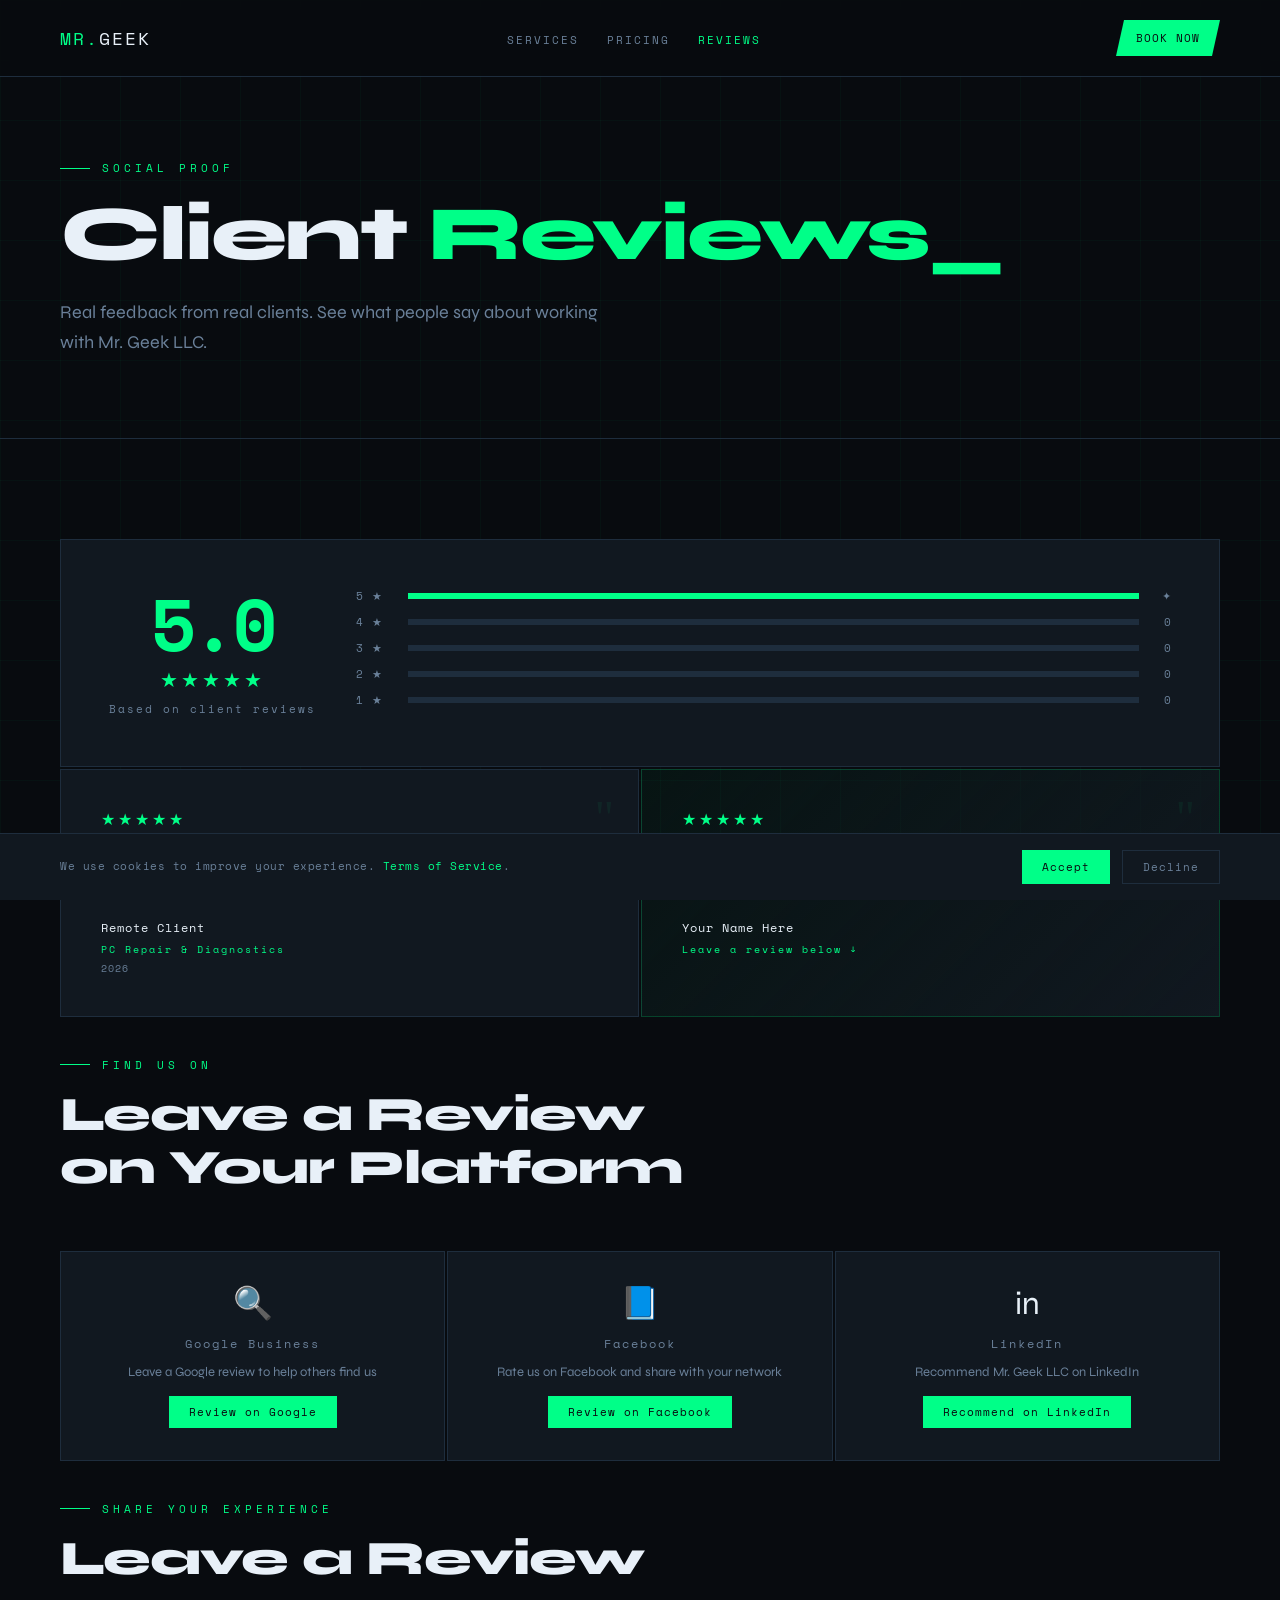
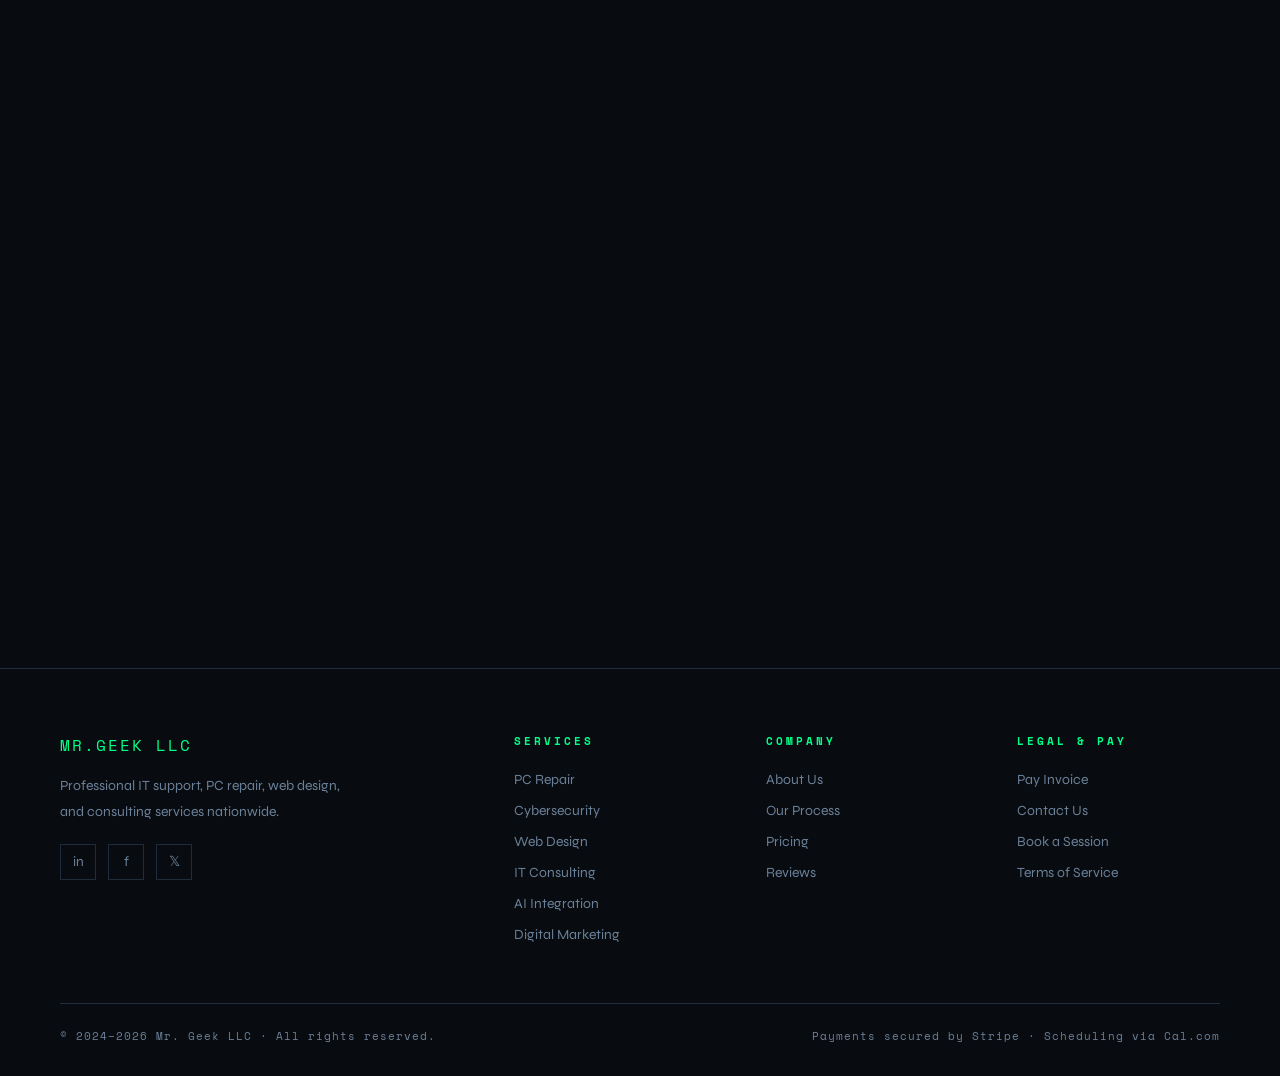
<file: reviews.html>
<!DOCTYPE html>
<html lang="en">
<head>
<meta charset="UTF-8">
<meta name="viewport" content="width=device-width, initial-scale=1.0">
<title>Reviews — Mr. Geek LLC</title>
<meta name="description" content="Read what clients say about Mr. Geek LLC's IT support, PC repair, and web design services. Leave your own review.">
<link rel="stylesheet" href="styles.css">
<style>
.reviews-grid{display:grid;grid-template-columns:repeat(auto-fit,minmax(320px,1fr));gap:2px;}
.review-card{background:var(--card);border:1px solid var(--border);padding:40px;position:relative;transition:all 0.3s;}
.review-card:hover{border-color:rgba(0,255,136,0.3);transform:translateY(-4px);}
.review-stars{color:var(--accent);font-size:16px;margin-bottom:16px;letter-spacing:3px;}
.review-text{font-size:15px;color:var(--muted);line-height:1.8;margin-bottom:20px;font-style:italic;}
.review-author{font-family:var(--mono);font-size:12px;color:var(--text);letter-spacing:1px;}
.review-service{font-family:var(--mono);font-size:10px;color:var(--accent);letter-spacing:2px;margin-top:6px;}
.review-date{font-family:var(--mono);font-size:10px;color:var(--muted);letter-spacing:1px;margin-top:4px;}
.review-quote{position:absolute;top:24px;right:24px;font-size:48px;color:rgba(0,255,136,0.06);font-family:Georgia,serif;line-height:1;}
.rating-summary{display:grid;grid-template-columns:auto 1fr;gap:40px;align-items:center;background:var(--card);border:1px solid var(--border);padding:48px;margin-bottom:2px;}
.rating-big{text-align:center;}
.rating-number{font-family:var(--mono);font-size:72px;font-weight:700;color:var(--accent);letter-spacing:-3px;line-height:1;}
.rating-stars{font-size:20px;color:var(--accent);letter-spacing:3px;margin:8px 0;}
.rating-count{font-family:var(--mono);font-size:11px;color:var(--muted);letter-spacing:2px;}
.rating-bars{}
.rating-bar-row{display:flex;align-items:center;gap:12px;margin-bottom:10px;}
.rating-bar-label{font-family:var(--mono);font-size:11px;color:var(--muted);width:40px;letter-spacing:1px;}
.rating-bar-track{flex:1;height:6px;background:var(--border);overflow:hidden;}
.rating-bar-fill{height:100%;background:var(--accent);transition:width 1s ease;}
.rating-bar-count{font-family:var(--mono);font-size:11px;color:var(--muted);width:20px;text-align:right;}
.submit-section{background:var(--surface);border:1px solid var(--border);padding:64px 56px;}
.star-select{display:flex;gap:8px;margin-bottom:24px;}
.star-btn{font-size:28px;background:none;border:none;cursor:pointer;color:var(--border);transition:color 0.2s;line-height:1;}
.star-btn.active,.star-btn:hover{color:var(--accent);}
.form-group{margin-bottom:20px;}
.form-label{font-family:var(--mono);font-size:10px;color:var(--accent);letter-spacing:3px;text-transform:uppercase;display:block;margin-bottom:8px;}
.form-input,.form-select,.form-textarea{width:100%;background:var(--card);border:1px solid var(--border);color:var(--text);font-family:var(--sans);font-size:15px;padding:14px 18px;outline:none;transition:border-color 0.2s;-webkit-appearance:none;}
.form-input:focus,.form-select:focus,.form-textarea:focus{border-color:var(--accent);}
.form-textarea{height:120px;resize:none;}
.form-row{display:grid;grid-template-columns:1fr 1fr;gap:16px;}
.form-submit{font-family:var(--mono);font-size:13px;color:var(--bg);background:var(--accent);border:none;padding:18px 48px;letter-spacing:2px;text-transform:uppercase;cursor:pointer;transition:all 0.2s;clip-path:polygon(12px 0%,100% 0%,calc(100% - 12px) 100%,0% 100%);margin-top:8px;}
.form-submit:hover{background:var(--accent2);}
.success-msg{display:none;background:rgba(0,255,136,0.1);border:1px solid rgba(0,255,136,0.3);padding:20px;text-align:center;font-family:var(--mono);font-size:13px;color:var(--accent);letter-spacing:1px;margin-top:16px;}
.platform-links{display:grid;grid-template-columns:repeat(3,1fr);gap:2px;margin-top:2px;}
.platform-card{background:var(--card);border:1px solid var(--border);padding:32px;text-align:center;transition:all 0.3s;}
.platform-card:hover{border-color:rgba(0,255,136,0.3);}
.platform-icon{font-size:32px;margin-bottom:12px;}
.platform-name{font-family:var(--mono);font-size:12px;color:var(--muted);letter-spacing:2px;margin-bottom:12px;}
.platform-btn{font-family:var(--mono);font-size:11px;color:var(--bg);background:var(--accent);padding:8px 20px;text-decoration:none;letter-spacing:1px;display:inline-block;transition:background 0.2s;}
.platform-btn:hover{background:var(--accent2);}
@media(max-width:900px){.rating-summary{grid-template-columns:1fr;}.platform-links{grid-template-columns:1fr;}.submit-section{padding:40px 24px;}.form-row{grid-template-columns:1fr;}}
</style>
</head>
<body>

<nav>
  <a href="index.html" class="nav-logo">MR.<span>GEEK</span></a>
 <ul class="nav-links">
  <li><a href="/services.html">Services</a></li>
  <li><a href="/pricing.html">Pricing</a></li>
  <li><a href="/reviews.html">Reviews</a></li>
</ul>
<a href="https://cal.com/mrgeekllc" target="_blank" class="nav-cta">Book Now</a>
  <button class="hamburger" id="hamburger"><span></span><span></span><span></span></button>
</nav>
<div class="mobile-menu" id="mobileMenu">
<a href="/services.html">Services</a>
<a href="/pricing.html">Pricing</a>
<a href="/reviews.html">Reviews</a>
<a href="https://cal.com/mrgeekllc" target="_blank" class="mobile-cta">Book Free Consult</a></div>
<a href="contact.html#booking" class="sticky-book-bar">📅 Book a Free Consultation</a>

<div class="page-hero">
  <div class="page-hero-tag">Social Proof</div>
  <h1>Client <span class="accent">Reviews<span class="blink">_</span></span></h1>
  <p>Real feedback from real clients. See what people say about working with Mr. Geek LLC.</p>
</div>

<section class="section">
  <!-- RATING SUMMARY -->
  <div class="rating-summary reveal">
    <div class="rating-big">
      <div class="rating-number">5.0</div>
      <div class="rating-stars">★★★★★</div>
      <div class="rating-count">Based on client reviews</div>
    </div>
    <div class="rating-bars">
      <div class="rating-bar-row"><div class="rating-bar-label">5 ★</div><div class="rating-bar-track"><div class="rating-bar-fill" style="width:100%"></div></div><div class="rating-bar-count">✦</div></div>
      <div class="rating-bar-row"><div class="rating-bar-label">4 ★</div><div class="rating-bar-track"><div class="rating-bar-fill" style="width:0%"></div></div><div class="rating-bar-count">0</div></div>
      <div class="rating-bar-row"><div class="rating-bar-label">3 ★</div><div class="rating-bar-track"><div class="rating-bar-fill" style="width:0%"></div></div><div class="rating-bar-count">0</div></div>
      <div class="rating-bar-row"><div class="rating-bar-label">2 ★</div><div class="rating-bar-track"><div class="rating-bar-fill" style="width:0%"></div></div><div class="rating-bar-count">0</div></div>
      <div class="rating-bar-row"><div class="rating-bar-label">1 ★</div><div class="rating-bar-track"><div class="rating-bar-fill" style="width:0%"></div></div><div class="rating-bar-count">0</div></div>
    </div>
  </div>

  <!-- REVIEWS GRID -->
  <div class="reviews-grid">
    <div class="review-card reveal">
      <div class="review-quote">"</div>
      <div class="review-stars">★★★★★</div>
      <p class="review-text">Fast, professional, and explained everything clearly. My PC went from unusable to running like new in a single remote session. Highly recommend!</p>
      <div class="review-author">Remote Client</div>
      <div class="review-service">PC Repair & Diagnostics</div>
      <div class="review-date">2026</div>
    </div>
    <div class="review-card reveal" style="border-color:rgba(0,255,136,0.2);background:linear-gradient(135deg,rgba(0,255,136,0.04) 0%,var(--card) 100%);">
      <div class="review-quote">"</div>
      <div class="review-stars">★★★★★</div>
      <p class="review-text">Be the next review! We're just getting started and would love to hear about your experience with Mr. Geek LLC.</p>
      <div class="review-author">Your Name Here</div>
      <div class="review-service">Leave a review below ↓</div>
    </div>
  </div>

  <!-- PLATFORM LINKS -->
  <div style="margin-top:40px;">
    <div class="section-label">Find Us On</div>
    <h2 class="section-title reveal">Leave a Review<br>on Your Platform</h2>
    <div class="platform-links">
      <div class="platform-card reveal">
        <div class="platform-icon">🔍</div>
        <div class="platform-name">Google Business</div>
        <p style="font-size:13px;color:var(--muted);margin-bottom:16px;">Leave a Google review to help others find us</p>
        <a href="#" class="platform-btn">Review on Google</a>
      </div>
      <div class="platform-card reveal">
        <div class="platform-icon">📘</div>
        <div class="platform-name">Facebook</div>
        <p style="font-size:13px;color:var(--muted);margin-bottom:16px;">Rate us on Facebook and share with your network</p>
        <a href="#" class="platform-btn">Review on Facebook</a>
      </div>
      <div class="platform-card reveal">
        <div class="platform-icon">in</div>
        <div class="platform-name">LinkedIn</div>
        <p style="font-size:13px;color:var(--muted);margin-bottom:16px;">Recommend Mr. Geek LLC on LinkedIn</p>
        <a href="#" class="platform-btn">Recommend on LinkedIn</a>
      </div>
    </div>
  </div>

  <!-- SUBMIT REVIEW FORM -->
  <div style="margin-top:40px;">
    <div class="section-label">Share Your Experience</div>
    <h2 class="section-title reveal">Leave a Review</h2>
    <div class="submit-section reveal">
      <div class="form-group">
        <label class="form-label">Your Rating</label>
        <div class="star-select" id="starSelect">
          <button class="star-btn" data-val="1">★</button>
          <button class="star-btn" data-val="2">★</button>
          <button class="star-btn" data-val="3">★</button>
          <button class="star-btn" data-val="4">★</button>
          <button class="star-btn" data-val="5">★</button>
        </div>
      </div>
      <div class="form-row">
        <div class="form-group">
          <label class="form-label">Your Name</label>
          <input type="text" class="form-input" placeholder="First name or initials">
        </div>
        <div class="form-group">
          <label class="form-label">Service Used</label>
          <select class="form-select">
            <option value="" disabled selected>Select a service...</option>
            <option>PC Repair & Diagnostics</option>
            <option>Cybersecurity</option>
            <option>Web Design</option>
            <option>IT Consulting</option>
            <option>AI Integration</option>
            <option>Digital Marketing</option>
            <option>Scientific Research</option>
            <option>Engineering Solutions</option>
            <option>Managed IT</option>
            <option>Other</option>
          </select>
        </div>
      </div>
      <div class="form-group">
        <label class="form-label">Your Review</label>
        <textarea class="form-textarea" placeholder="Tell us about your experience with Mr. Geek LLC..."></textarea>
      </div>
      <button class="form-submit" id="reviewSubmit">Submit Review →</button>
      <div class="success-msg" id="reviewSuccess">✦ Thank you! Your review has been submitted and will be posted after verification.</div>
    </div>
  </div>

</section>

<footer>
  <div class="footer-grid">
    <div class="footer-brand"><div class="footer-logo">MR.GEEK LLC</div><p>Professional IT support, PC repair, web design, and consulting services nationwide.</p><div class="footer-social" style="margin-top:20px;"><a href="#">in</a><a href="#">f</a><a href="#">𝕏</a></div></div>
    <div class="footer-col"><h4>Services</h4><ul><li><a href="services.html#pc">PC Repair</a></li><li><a href="services.html#cyber">Cybersecurity</a></li><li><a href="services.html#web">Web Design</a></li><li><a href="services.html#consulting">IT Consulting</a></li><li><a href="services.html#ai">AI Integration</a></li><li><a href="services.html#marketing">Digital Marketing</a></li></ul></div>
    <div class="footer-col"><h4>Company</h4><ul><li><a href="about.html">About Us</a></li><li><a href="process.html">Our Process</a></li><li><a href="pricing.html">Pricing</a></li><li><a href="reviews.html">Reviews</a></li></ul></div>
    <div class="footer-col"><h4>Legal & Pay</h4><ul><li><a href="pay.html">Pay Invoice</a></li><li><a href="contact.html">Contact Us</a></li><li><a href="contact.html#booking">Book a Session</a></li><li><a href="tos.html">Terms of Service</a></li></ul></div>
  </div>
  <div class="footer-bottom">
    <div class="footer-copy">© 2024–2026 Mr. Geek LLC · All rights reserved.</div>
    <div class="footer-copy">Payments secured by Stripe · Scheduling via Cal.com</div>
  </div>
</footer>

<div class="cookie-bar" id="cookieBar" style="display:none;">
  <p>We use cookies to improve your experience. <a href="tos.html">Terms of Service</a>.</p>
  <div class="cookie-bar-actions"><button class="cookie-accept" id="cookieAccept">Accept</button><button class="cookie-decline" id="cookieDecline">Decline</button></div>
</div>

<script src="main.js"></script>
<script>
// Star rating
let selectedRating=0;
document.querySelectorAll('.star-btn').forEach((btn,i)=>{
  btn.addEventListener('mouseenter',()=>{
    document.querySelectorAll('.star-btn').forEach((b,j)=>b.classList.toggle('active',j<=i));
  });
  btn.addEventListener('click',()=>{
    selectedRating=i+1;
    document.querySelectorAll('.star-btn').forEach((b,j)=>b.classList.toggle('active',j<=i));
  });
});
document.getElementById('starSelect').addEventListener('mouseleave',()=>{
  document.querySelectorAll('.star-btn').forEach((b,j)=>b.classList.toggle('active',j<selectedRating));
});

// Submit
document.getElementById('reviewSubmit').addEventListener('click',function(){
  this.textContent='Submitting...';
  setTimeout(()=>{
    this.style.display='none';
    document.getElementById('reviewSuccess').style.display='block';
  },1000);
});
</script>
</body>
</html>
</file>
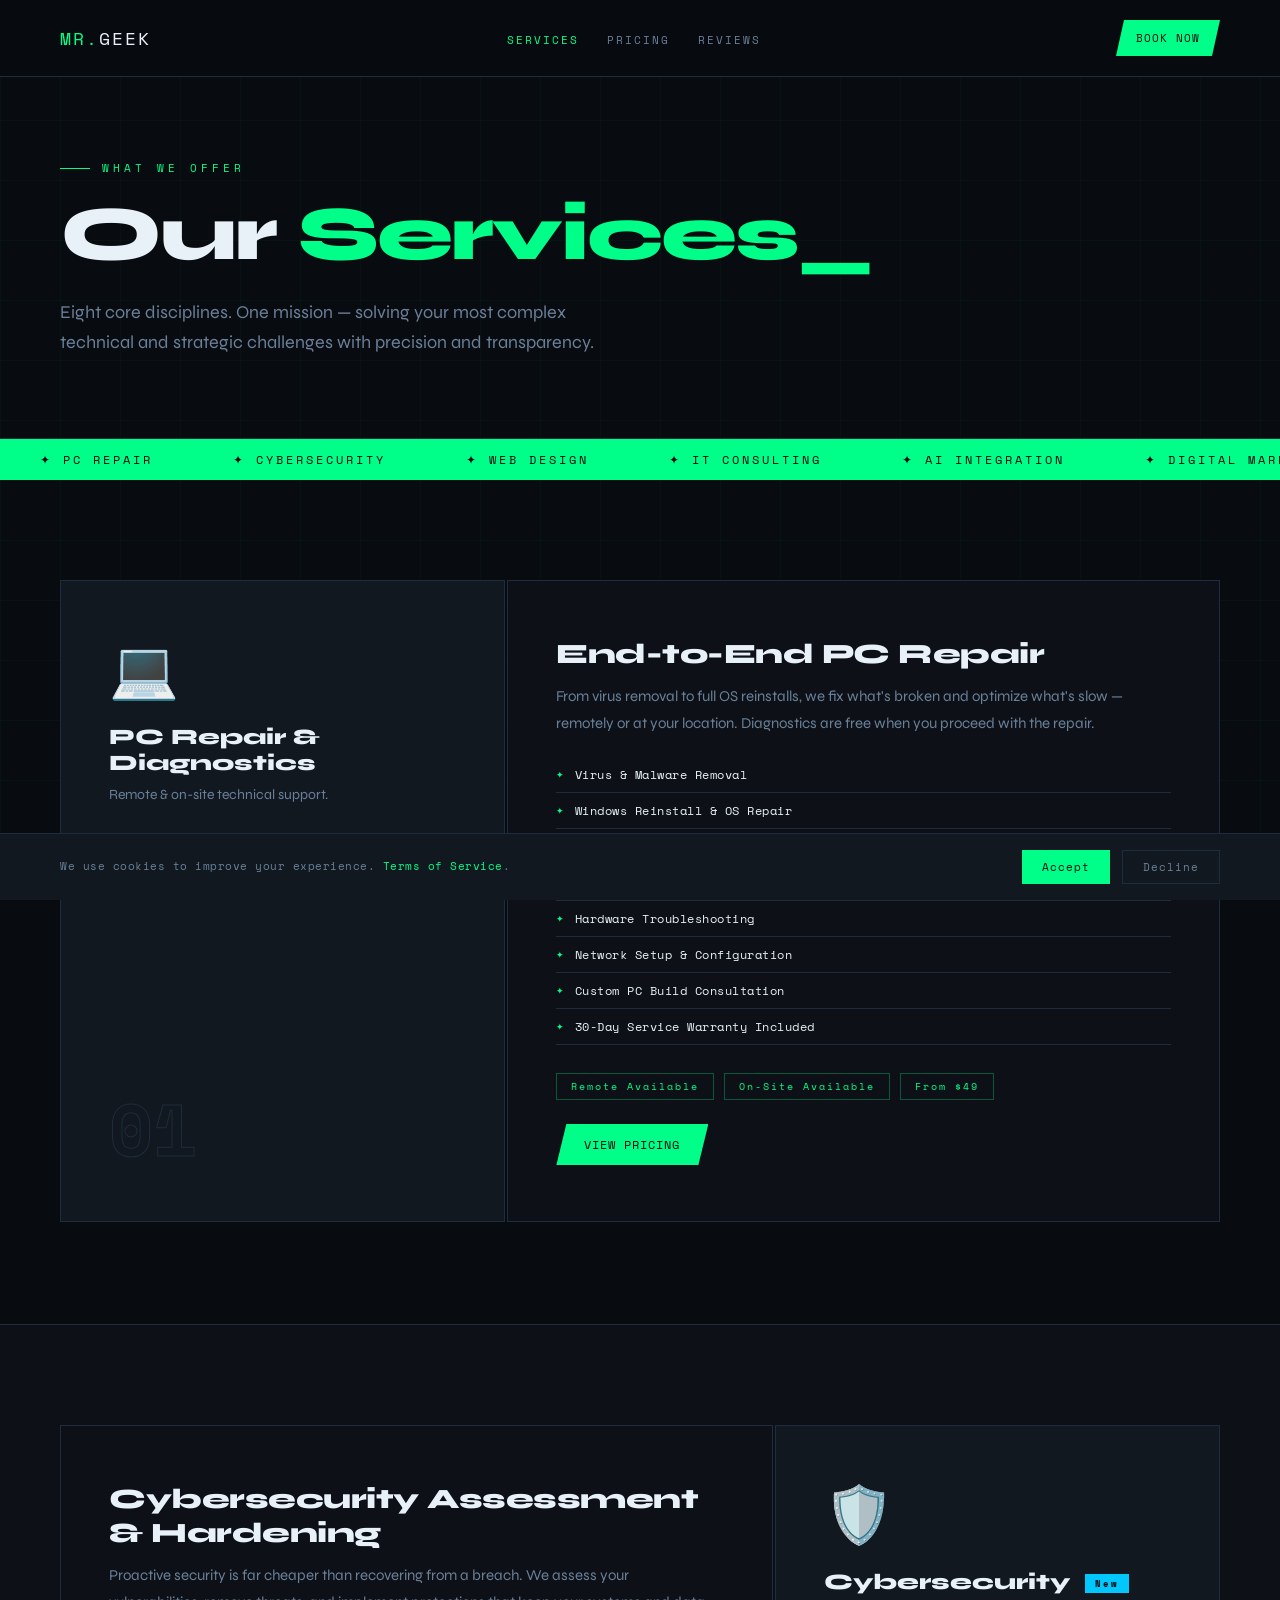
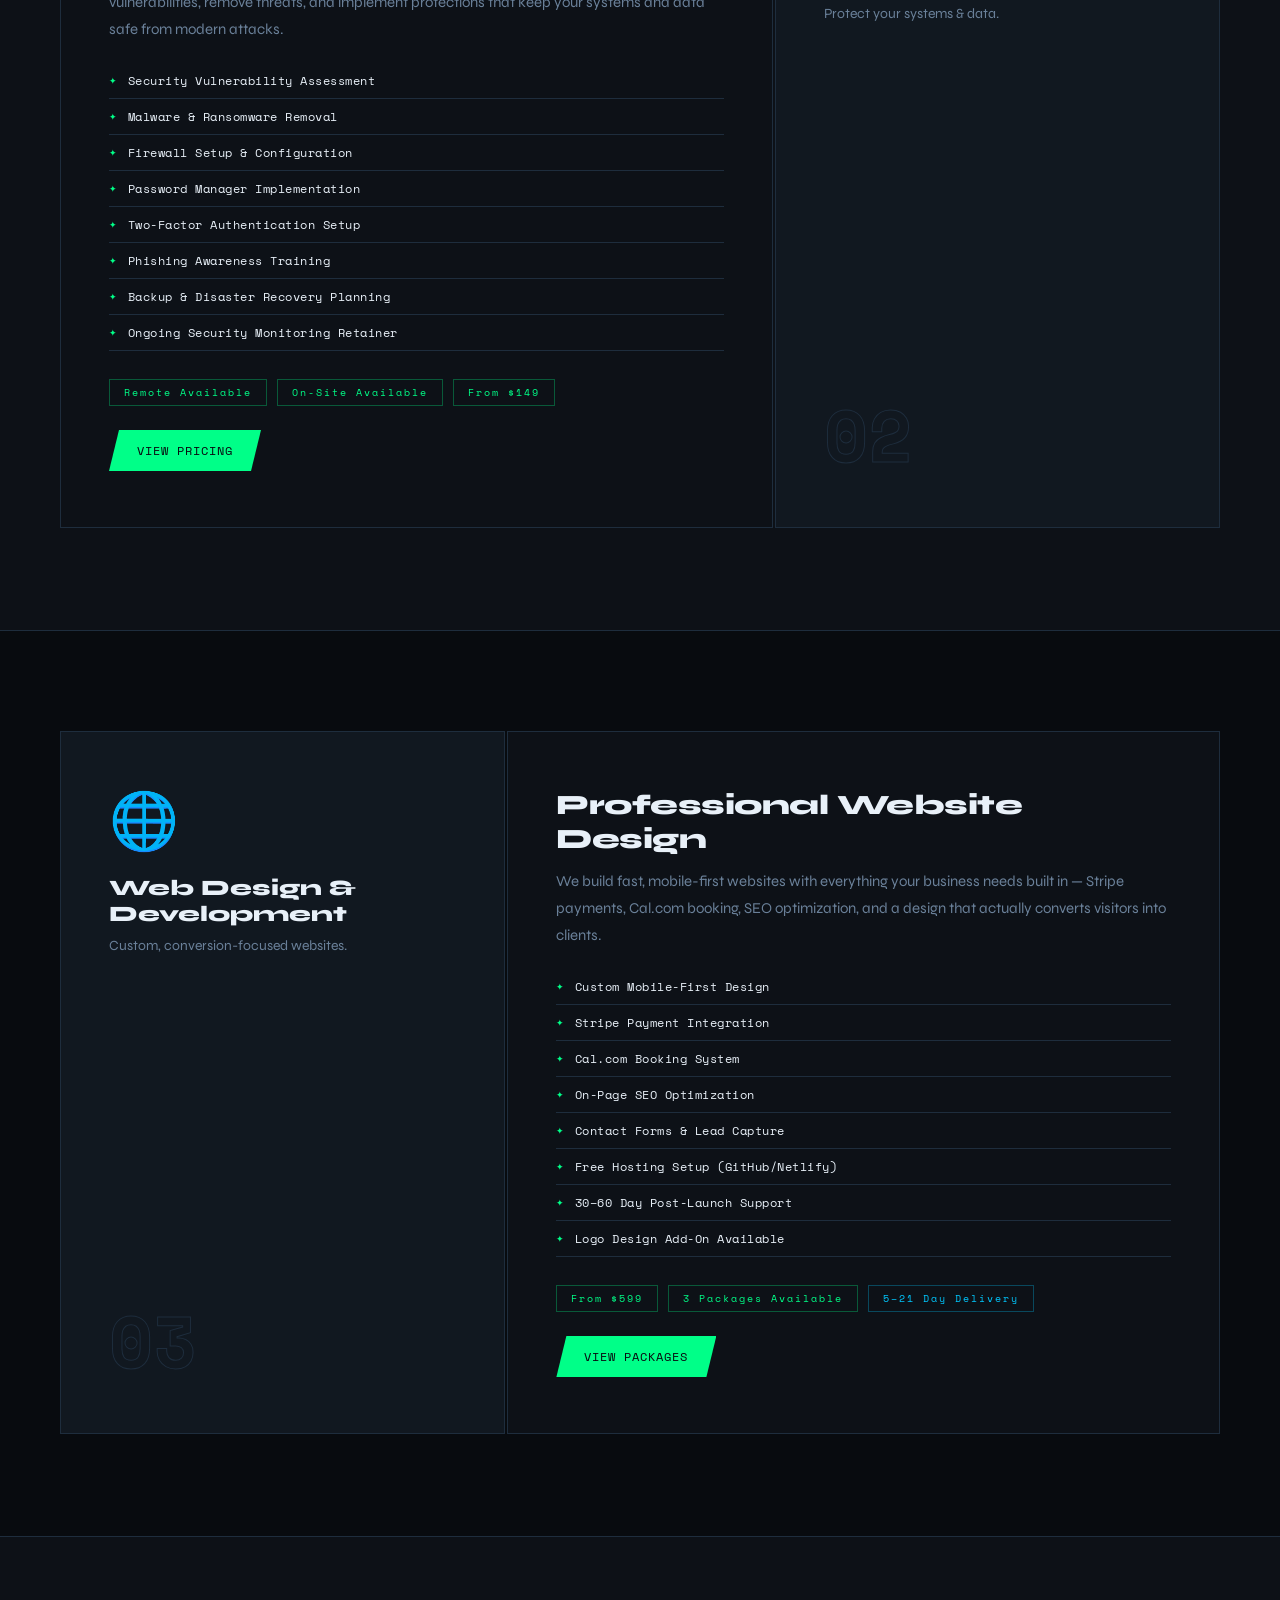
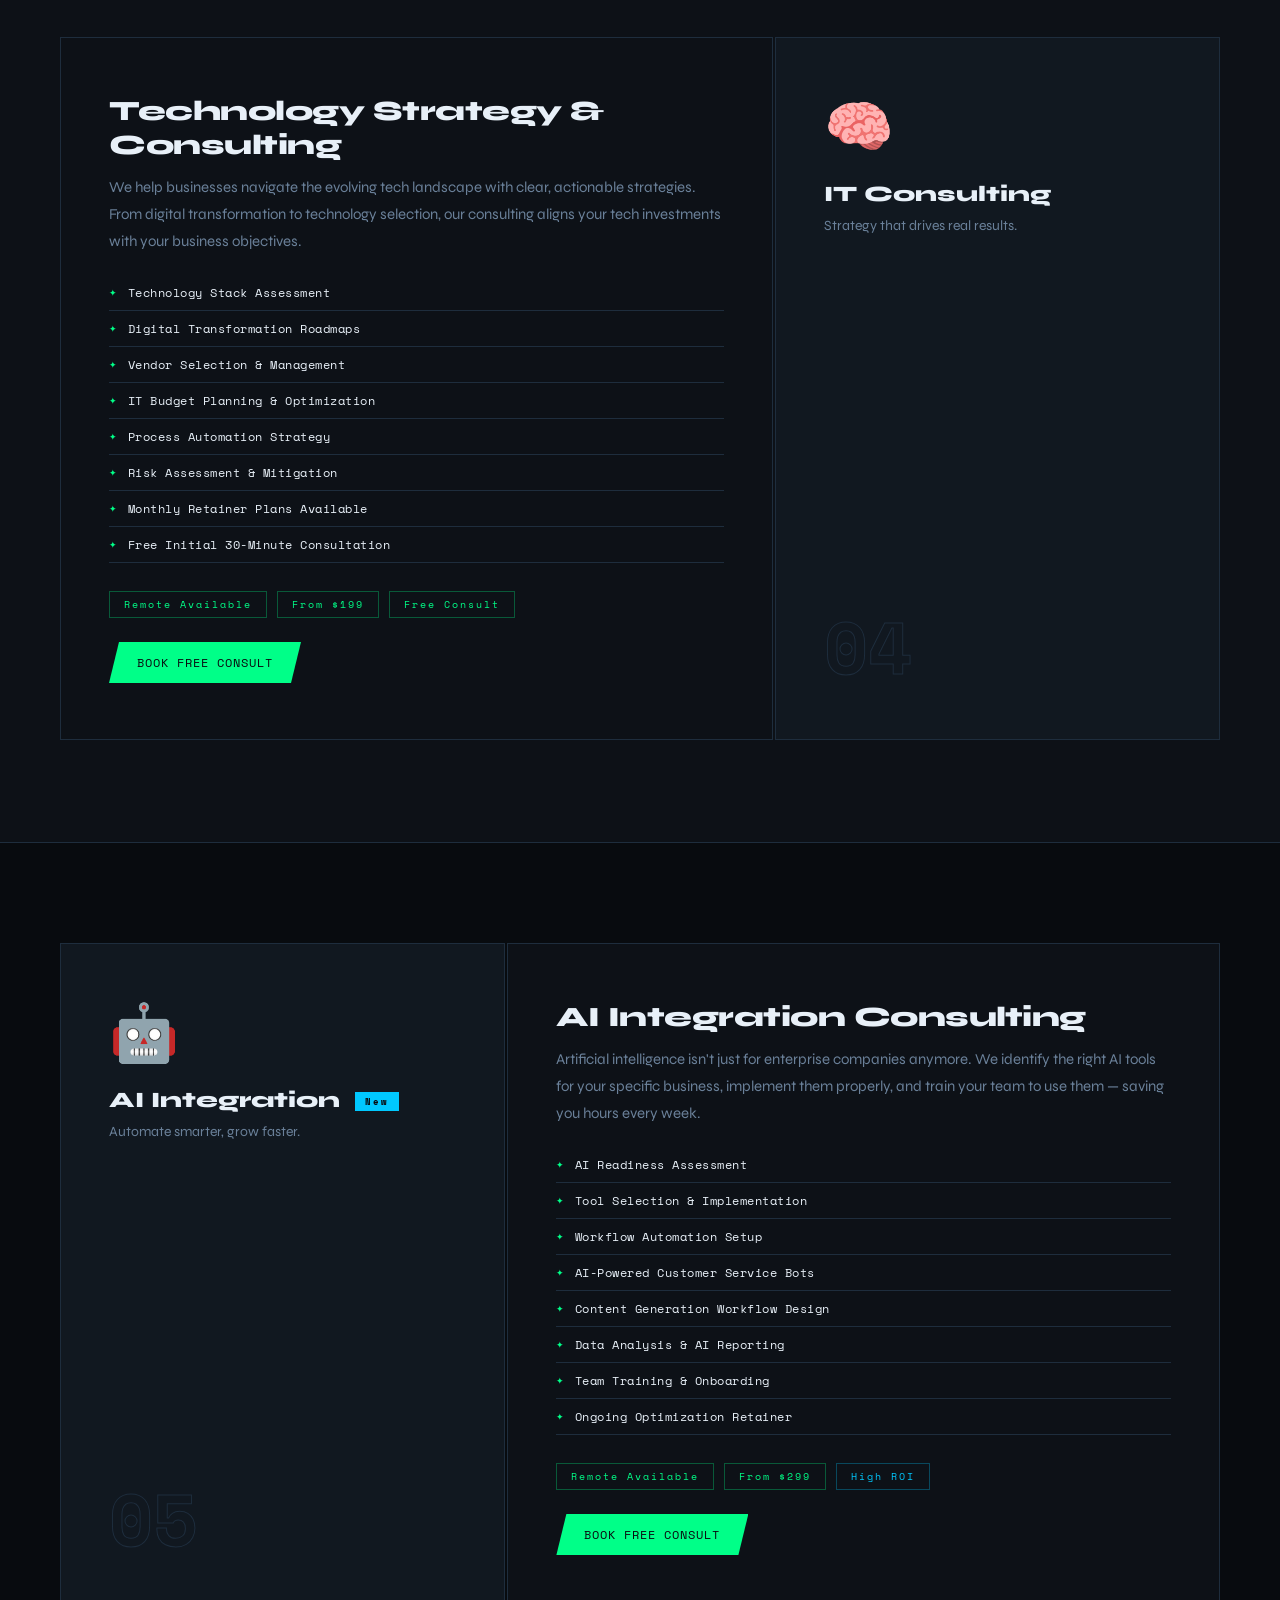
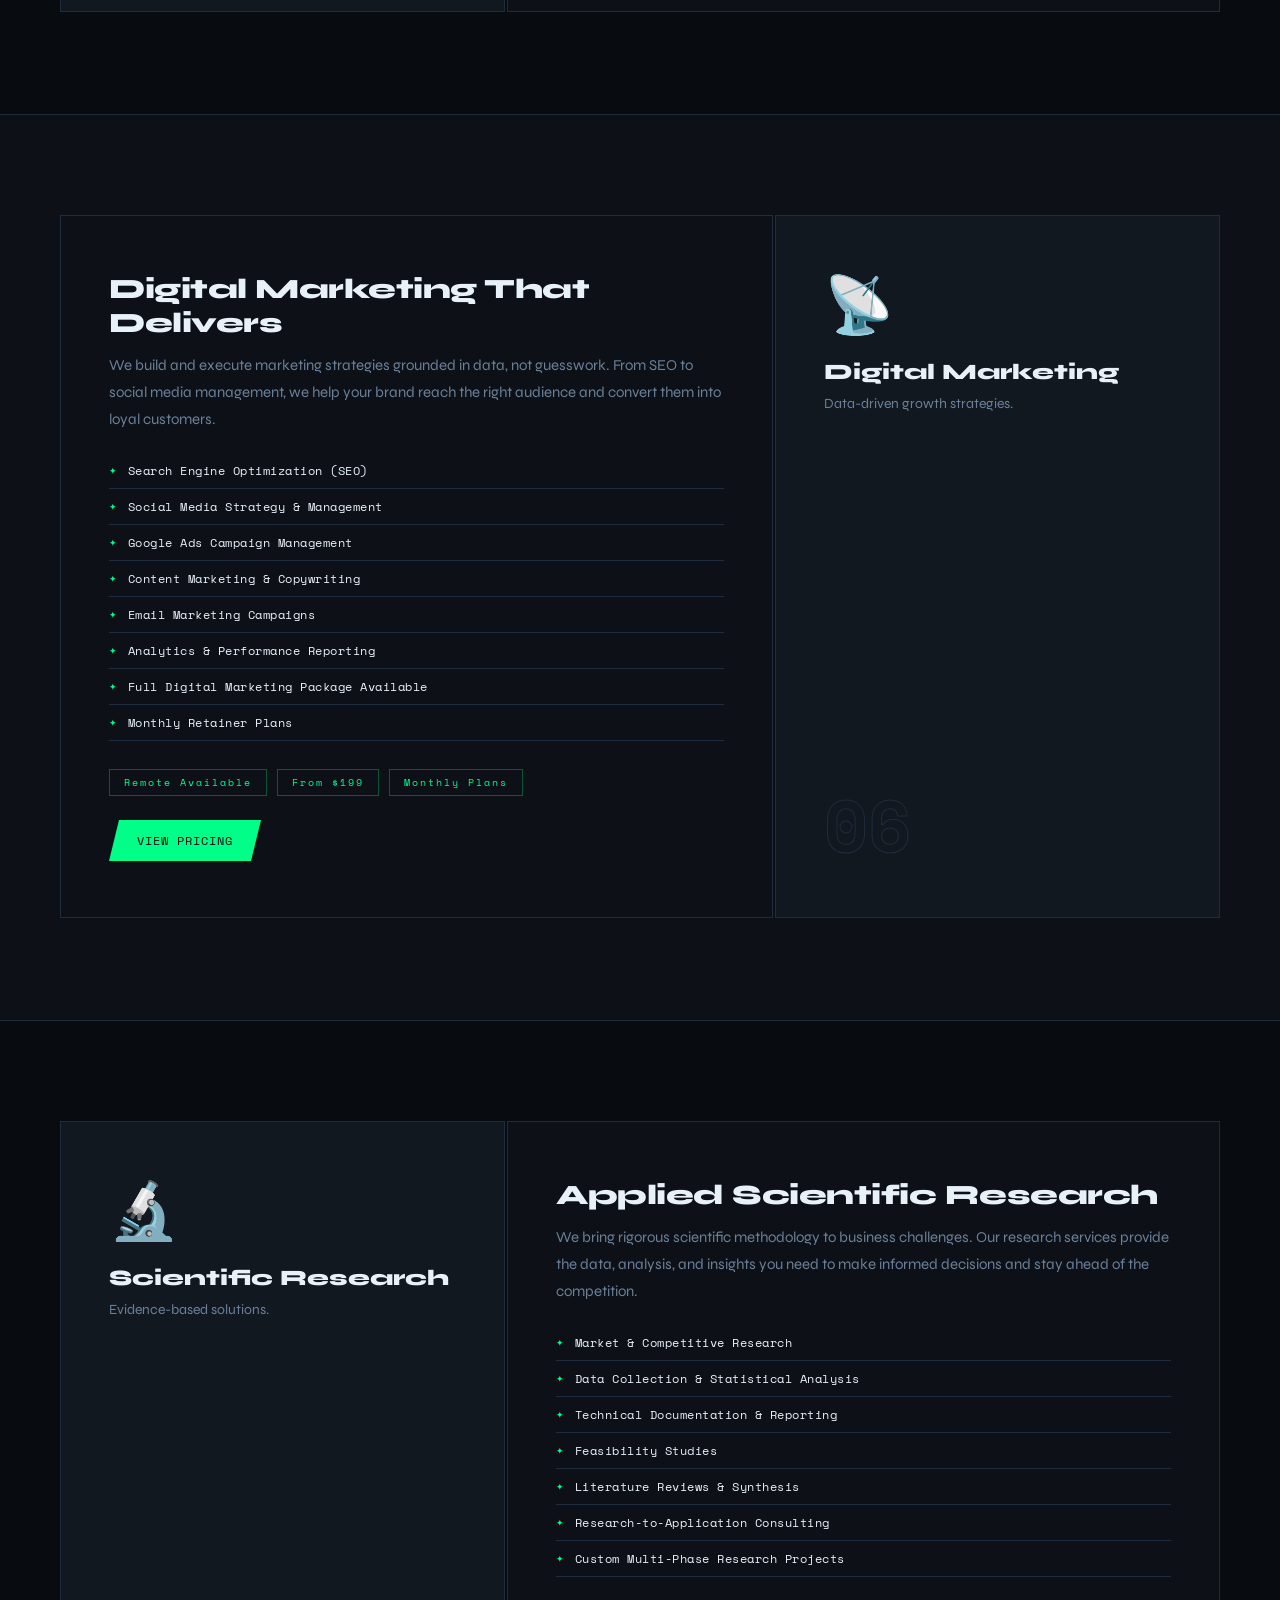
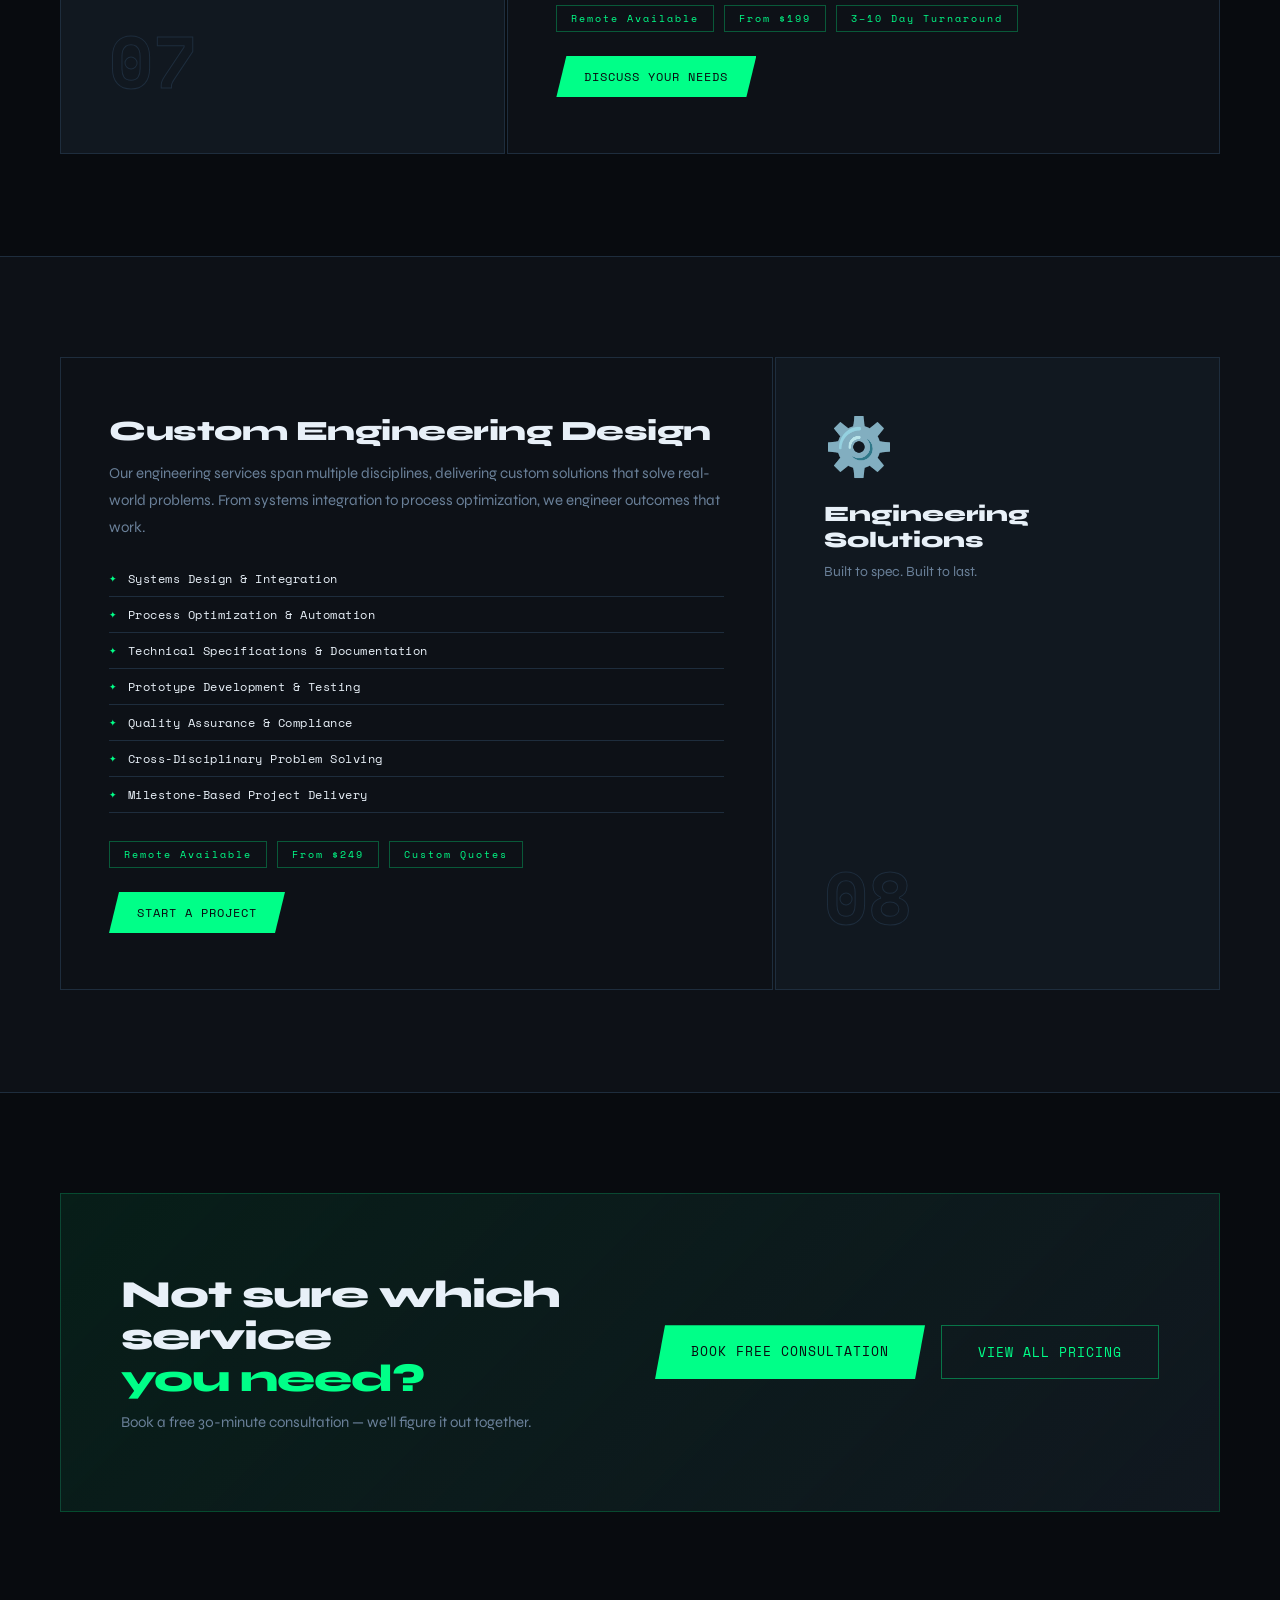
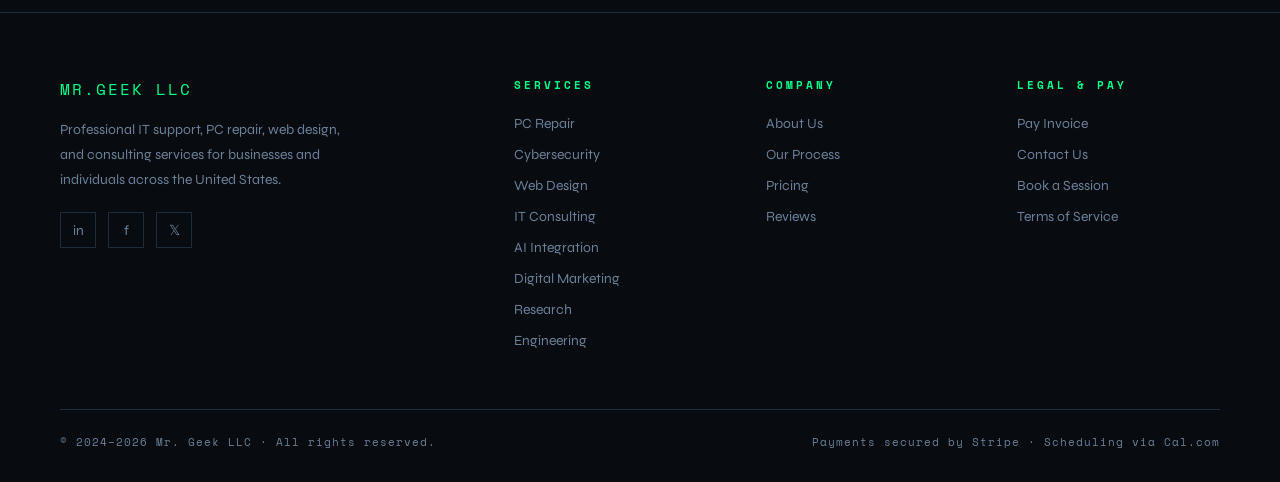
<file: services.html>
<!DOCTYPE html>
<html lang="en">
<head>
<meta charset="UTF-8">
<meta name="viewport" content="width=device-width, initial-scale=1.0">
<title>Services — Mr. Geek LLC</title>
<meta name="description" content="Mr. Geek LLC offers PC repair, cybersecurity, web design, IT consulting, AI integration, digital marketing, research, and engineering services.">
<link rel="stylesheet" href="styles.css">
<style>
.service-block{display:grid;grid-template-columns:1fr 1.6fr;gap:2px;margin-bottom:2px;}
.service-block.flip{direction:rtl;}
.service-block.flip>*{direction:ltr;}
.service-label-box{background:var(--card);border:1px solid var(--border);padding:56px 48px;display:flex;flex-direction:column;justify-content:space-between;}
.service-icon-lg{font-size:56px;margin-bottom:20px;}
.service-num{font-family:var(--mono);font-size:72px;font-weight:700;color:transparent;-webkit-text-stroke:1px var(--border);line-height:1;transition:all 0.3s;}
.service-block:hover .service-num{color:var(--accent);-webkit-text-stroke:1px var(--accent);}
.service-detail-box{background:var(--surface);border:1px solid var(--border);padding:56px 48px;}
.service-detail-box h2{font-size:28px;font-weight:800;letter-spacing:-0.5px;margin-bottom:12px;}
.service-detail-box p{font-size:15px;color:var(--muted);line-height:1.8;margin-bottom:20px;}
.service-features{list-style:none;margin-bottom:28px;}
.service-features li{font-family:var(--mono);font-size:12px;color:var(--text);padding:9px 0;border-bottom:1px solid var(--border);display:flex;align-items:center;gap:10px;letter-spacing:0.5px;}
.service-features li::before{content:'✦';color:var(--accent);font-size:9px;}
.service-tags{display:flex;gap:10px;flex-wrap:wrap;margin-bottom:24px;}
.service-tag{font-family:var(--mono);font-size:10px;color:var(--accent);border:1px solid rgba(0,255,136,0.3);padding:5px 14px;letter-spacing:2px;}
.service-tag.blue{color:var(--accent2);border-color:rgba(0,200,255,0.3);}
.new-badge{display:inline-block;font-family:var(--mono);font-size:9px;color:var(--bg);background:var(--accent2);padding:3px 10px;letter-spacing:2px;margin-left:8px;vertical-align:middle;}
@media(max-width:900px){.service-block,.service-block.flip{grid-template-columns:1fr;direction:ltr;}.service-label-box,.service-detail-box{padding:36px 24px;}}
</style>
</head>
<body>

<nav>
  <a href="index.html" class="nav-logo">MR.<span>GEEK</span></a>
 <ul class="nav-links">
  <li><a href="/services.html">Services</a></li>
  <li><a href="/pricing.html">Pricing</a></li>
  <li><a href="/reviews.html">Reviews</a></li>
</ul>
<a href="https://cal.com/mrgeekllc" target="_blank" class="nav-cta">Book Now</a>
  <button class="hamburger" id="hamburger" aria-label="Menu"><span></span><span></span><span></span></button>
</nav>

<div class="mobile-menu" id="mobileMenu">
<a href="/services.html">Services</a>
<a href="/pricing.html">Pricing</a>
<a href="/reviews.html">Reviews</a>
<a href="https://cal.com/mrgeekllc" target="_blank" class="mobile-cta">Book Free Consult</a></div>

<a href="contact.html#booking" class="sticky-book-bar">📅 Book a Free Consultation</a>

<div class="page-hero">
  <div class="page-hero-tag">What We Offer</div>
  <h1>Our <span class="accent">Services<span class="blink">_</span></span></h1>
  <p>Eight core disciplines. One mission — solving your most complex technical and strategic challenges with precision and transparency.</p>
</div>

<div class="ticker">
  <div class="ticker-inner">
    <span class="ticker-item">PC Repair</span><span class="ticker-item">Cybersecurity</span><span class="ticker-item">Web Design</span><span class="ticker-item">IT Consulting</span><span class="ticker-item">AI Integration</span><span class="ticker-item">Digital Marketing</span><span class="ticker-item">Research</span><span class="ticker-item">Engineering</span>
    <span class="ticker-item">PC Repair</span><span class="ticker-item">Cybersecurity</span><span class="ticker-item">Web Design</span><span class="ticker-item">IT Consulting</span><span class="ticker-item">AI Integration</span><span class="ticker-item">Digital Marketing</span><span class="ticker-item">Research</span><span class="ticker-item">Engineering</span>
  </div>
</div>

<section class="section" id="pc">
  <div class="service-block reveal">
    <div class="service-label-box">
      <div><div class="service-icon-lg">💻</div><h3 style="font-size:22px;font-weight:800;margin-bottom:8px;">PC Repair & Diagnostics</h3><p style="color:var(--muted);font-size:14px;line-height:1.6;">Remote & on-site technical support.</p></div>
      <div class="service-num">01</div>
    </div>
    <div class="service-detail-box">
      <h2>End-to-End PC Repair</h2>
      <p>From virus removal to full OS reinstalls, we fix what's broken and optimize what's slow — remotely or at your location. Diagnostics are free when you proceed with the repair.</p>
      <ul class="service-features">
        <li>Virus & Malware Removal</li>
        <li>Windows Reinstall & OS Repair</li>
        <li>Speed Optimization & Cleanup</li>
        <li>Data Backup & Transfer</li>
        <li>Hardware Troubleshooting</li>
        <li>Network Setup & Configuration</li>
        <li>Custom PC Build Consultation</li>
        <li>30-Day Service Warranty Included</li>
      </ul>
      <div class="service-tags"><span class="service-tag">Remote Available</span><span class="service-tag">On-Site Available</span><span class="service-tag">From $49</span></div>
      <a href="pricing.html" class="btn-primary" style="font-size:12px;padding:12px 28px;">View Pricing</a>
    </div>
  </div>
</section>

<section class="section section-alt" id="cyber">
  <div class="service-block flip reveal">
    <div class="service-label-box">
      <div><div class="service-icon-lg">🛡️</div><h3 style="font-size:22px;font-weight:800;margin-bottom:8px;">Cybersecurity <span class="new-badge">New</span></h3><p style="color:var(--muted);font-size:14px;line-height:1.6;">Protect your systems & data.</p></div>
      <div class="service-num">02</div>
    </div>
    <div class="service-detail-box">
      <h2>Cybersecurity Assessment & Hardening</h2>
      <p>Proactive security is far cheaper than recovering from a breach. We assess your vulnerabilities, remove threats, and implement protections that keep your systems and data safe from modern attacks.</p>
      <ul class="service-features">
        <li>Security Vulnerability Assessment</li>
        <li>Malware & Ransomware Removal</li>
        <li>Firewall Setup & Configuration</li>
        <li>Password Manager Implementation</li>
        <li>Two-Factor Authentication Setup</li>
        <li>Phishing Awareness Training</li>
        <li>Backup & Disaster Recovery Planning</li>
        <li>Ongoing Security Monitoring Retainer</li>
      </ul>
      <div class="service-tags"><span class="service-tag">Remote Available</span><span class="service-tag">On-Site Available</span><span class="service-tag">From $149</span></div>
      <a href="pricing.html" class="btn-primary" style="font-size:12px;padding:12px 28px;">View Pricing</a>
    </div>
  </div>
</section>

<section class="section" id="web">
  <div class="service-block reveal">
    <div class="service-label-box">
      <div><div class="service-icon-lg">🌐</div><h3 style="font-size:22px;font-weight:800;margin-bottom:8px;">Web Design & Development</h3><p style="color:var(--muted);font-size:14px;line-height:1.6;">Custom, conversion-focused websites.</p></div>
      <div class="service-num">03</div>
    </div>
    <div class="service-detail-box">
      <h2>Professional Website Design</h2>
      <p>We build fast, mobile-first websites with everything your business needs built in — Stripe payments, Cal.com booking, SEO optimization, and a design that actually converts visitors into clients.</p>
      <ul class="service-features">
        <li>Custom Mobile-First Design</li>
        <li>Stripe Payment Integration</li>
        <li>Cal.com Booking System</li>
        <li>On-Page SEO Optimization</li>
        <li>Contact Forms & Lead Capture</li>
        <li>Free Hosting Setup (GitHub/Netlify)</li>
        <li>30–60 Day Post-Launch Support</li>
        <li>Logo Design Add-On Available</li>
      </ul>
      <div class="service-tags"><span class="service-tag">From $599</span><span class="service-tag">3 Packages Available</span><span class="service-tag blue">5–21 Day Delivery</span></div>
      <a href="pricing.html" class="btn-primary" style="font-size:12px;padding:12px 28px;">View Packages</a>
    </div>
  </div>
</section>

<section class="section section-alt" id="consulting">
  <div class="service-block flip reveal">
    <div class="service-label-box">
      <div><div class="service-icon-lg">🧠</div><h3 style="font-size:22px;font-weight:800;margin-bottom:8px;">IT Consulting</h3><p style="color:var(--muted);font-size:14px;line-height:1.6;">Strategy that drives real results.</p></div>
      <div class="service-num">04</div>
    </div>
    <div class="service-detail-box">
      <h2>Technology Strategy & Consulting</h2>
      <p>We help businesses navigate the evolving tech landscape with clear, actionable strategies. From digital transformation to technology selection, our consulting aligns your tech investments with your business objectives.</p>
      <ul class="service-features">
        <li>Technology Stack Assessment</li>
        <li>Digital Transformation Roadmaps</li>
        <li>Vendor Selection & Management</li>
        <li>IT Budget Planning & Optimization</li>
        <li>Process Automation Strategy</li>
        <li>Risk Assessment & Mitigation</li>
        <li>Monthly Retainer Plans Available</li>
        <li>Free Initial 30-Minute Consultation</li>
      </ul>
      <div class="service-tags"><span class="service-tag">Remote Available</span><span class="service-tag">From $199</span><span class="service-tag">Free Consult</span></div>
      <a href="contact.html#booking" class="btn-primary" style="font-size:12px;padding:12px 28px;">Book Free Consult</a>
    </div>
  </div>
</section>

<section class="section" id="ai">
  <div class="service-block reveal">
    <div class="service-label-box">
      <div><div class="service-icon-lg">🤖</div><h3 style="font-size:22px;font-weight:800;margin-bottom:8px;">AI Integration <span class="new-badge">New</span></h3><p style="color:var(--muted);font-size:14px;line-height:1.6;">Automate smarter, grow faster.</p></div>
      <div class="service-num">05</div>
    </div>
    <div class="service-detail-box">
      <h2>AI Integration Consulting</h2>
      <p>Artificial intelligence isn't just for enterprise companies anymore. We identify the right AI tools for your specific business, implement them properly, and train your team to use them — saving you hours every week.</p>
      <ul class="service-features">
        <li>AI Readiness Assessment</li>
        <li>Tool Selection & Implementation</li>
        <li>Workflow Automation Setup</li>
        <li>AI-Powered Customer Service Bots</li>
        <li>Content Generation Workflow Design</li>
        <li>Data Analysis & AI Reporting</li>
        <li>Team Training & Onboarding</li>
        <li>Ongoing Optimization Retainer</li>
      </ul>
      <div class="service-tags"><span class="service-tag">Remote Available</span><span class="service-tag">From $299</span><span class="service-tag blue">High ROI</span></div>
      <a href="contact.html#booking" class="btn-primary" style="font-size:12px;padding:12px 28px;">Book Free Consult</a>
    </div>
  </div>
</section>

<section class="section section-alt" id="marketing">
  <div class="service-block flip reveal">
    <div class="service-label-box">
      <div><div class="service-icon-lg">📡</div><h3 style="font-size:22px;font-weight:800;margin-bottom:8px;">Digital Marketing</h3><p style="color:var(--muted);font-size:14px;line-height:1.6;">Data-driven growth strategies.</p></div>
      <div class="service-num">06</div>
    </div>
    <div class="service-detail-box">
      <h2>Digital Marketing That Delivers</h2>
      <p>We build and execute marketing strategies grounded in data, not guesswork. From SEO to social media management, we help your brand reach the right audience and convert them into loyal customers.</p>
      <ul class="service-features">
        <li>Search Engine Optimization (SEO)</li>
        <li>Social Media Strategy & Management</li>
        <li>Google Ads Campaign Management</li>
        <li>Content Marketing & Copywriting</li>
        <li>Email Marketing Campaigns</li>
        <li>Analytics & Performance Reporting</li>
        <li>Full Digital Marketing Package Available</li>
        <li>Monthly Retainer Plans</li>
      </ul>
      <div class="service-tags"><span class="service-tag">Remote Available</span><span class="service-tag">From $199</span><span class="service-tag">Monthly Plans</span></div>
      <a href="pricing.html" class="btn-primary" style="font-size:12px;padding:12px 28px;">View Pricing</a>
    </div>
  </div>
</section>

<section class="section" id="research">
  <div class="service-block reveal">
    <div class="service-label-box">
      <div><div class="service-icon-lg">🔬</div><h3 style="font-size:22px;font-weight:800;margin-bottom:8px;">Scientific Research</h3><p style="color:var(--muted);font-size:14px;line-height:1.6;">Evidence-based solutions.</p></div>
      <div class="service-num">07</div>
    </div>
    <div class="service-detail-box">
      <h2>Applied Scientific Research</h2>
      <p>We bring rigorous scientific methodology to business challenges. Our research services provide the data, analysis, and insights you need to make informed decisions and stay ahead of the competition.</p>
      <ul class="service-features">
        <li>Market & Competitive Research</li>
        <li>Data Collection & Statistical Analysis</li>
        <li>Technical Documentation & Reporting</li>
        <li>Feasibility Studies</li>
        <li>Literature Reviews & Synthesis</li>
        <li>Research-to-Application Consulting</li>
        <li>Custom Multi-Phase Research Projects</li>
      </ul>
      <div class="service-tags"><span class="service-tag">Remote Available</span><span class="service-tag">From $199</span><span class="service-tag">3–10 Day Turnaround</span></div>
      <a href="contact.html" class="btn-primary" style="font-size:12px;padding:12px 28px;">Discuss Your Needs</a>
    </div>
  </div>
</section>

<section class="section section-alt" id="engineering">
  <div class="service-block flip reveal">
    <div class="service-label-box">
      <div><div class="service-icon-lg">⚙️</div><h3 style="font-size:22px;font-weight:800;margin-bottom:8px;">Engineering Solutions</h3><p style="color:var(--muted);font-size:14px;line-height:1.6;">Built to spec. Built to last.</p></div>
      <div class="service-num">08</div>
    </div>
    <div class="service-detail-box">
      <h2>Custom Engineering Design</h2>
      <p>Our engineering services span multiple disciplines, delivering custom solutions that solve real-world problems. From systems integration to process optimization, we engineer outcomes that work.</p>
      <ul class="service-features">
        <li>Systems Design & Integration</li>
        <li>Process Optimization & Automation</li>
        <li>Technical Specifications & Documentation</li>
        <li>Prototype Development & Testing</li>
        <li>Quality Assurance & Compliance</li>
        <li>Cross-Disciplinary Problem Solving</li>
        <li>Milestone-Based Project Delivery</li>
      </ul>
      <div class="service-tags"><span class="service-tag">Remote Available</span><span class="service-tag">From $249</span><span class="service-tag">Custom Quotes</span></div>
      <a href="contact.html" class="btn-primary" style="font-size:12px;padding:12px 28px;">Start a Project</a>
    </div>
  </div>
</section>

<section class="section">
  <div style="background:linear-gradient(135deg,rgba(0,255,136,0.08) 0%,var(--card) 100%);border:1px solid rgba(0,255,136,0.2);padding:80px 60px;display:flex;justify-content:space-between;align-items:center;gap:40px;" class="reveal">
    <div>
      <h2 style="font-size:clamp(24px,3vw,40px);font-weight:800;letter-spacing:-1px;margin-bottom:12px;line-height:1.1;">Not sure which service<br><span style="color:var(--accent);">you need?</span></h2>
      <p style="color:var(--muted);font-size:15px;">Book a free 30-minute consultation — we'll figure it out together.</p>
    </div>
    <div style="display:flex;gap:16px;flex-shrink:0;flex-wrap:wrap;">
      <a href="contact.html#booking" class="btn-primary">Book Free Consultation</a>
      <a href="pricing.html" class="btn-outline">View All Pricing</a>
    </div>
  </div>
</section>

<footer>
  <div class="footer-grid">
    <div class="footer-brand"><div class="footer-logo">MR.GEEK LLC</div><p>Professional IT support, PC repair, web design, and consulting services for businesses and individuals across the United States.</p><div class="footer-social" style="margin-top:20px;"><a href="#">in</a><a href="#">f</a><a href="#">𝕏</a></div></div>
    <div class="footer-col"><h4>Services</h4><ul><li><a href="#pc">PC Repair</a></li><li><a href="#cyber">Cybersecurity</a></li><li><a href="#web">Web Design</a></li><li><a href="#consulting">IT Consulting</a></li><li><a href="#ai">AI Integration</a></li><li><a href="#marketing">Digital Marketing</a></li><li><a href="#research">Research</a></li><li><a href="#engineering">Engineering</a></li></ul></div>
    <div class="footer-col"><h4>Company</h4><ul><li><a href="about.html">About Us</a></li><li><a href="process.html">Our Process</a></li><li><a href="pricing.html">Pricing</a></li><li><a href="reviews.html">Reviews</a></li></ul></div>
    <div class="footer-col"><h4>Legal & Pay</h4><ul><li><a href="pay.html">Pay Invoice</a></li><li><a href="contact.html">Contact Us</a></li><li><a href="contact.html#booking">Book a Session</a></li><li><a href="tos.html">Terms of Service</a></li></ul></div>
  </div>
  <div class="footer-bottom">
    <div class="footer-copy">© 2024–2026 Mr. Geek LLC · All rights reserved.</div>
    <div class="footer-copy">Payments secured by Stripe · Scheduling via Cal.com</div>
  </div>
</footer>
<div class="cookie-bar" id="cookieBar" style="display:none;"><p>We use cookies to improve your experience. <a href="tos.html">Terms of Service</a>.</p><div class="cookie-bar-actions"><button class="cookie-accept" id="cookieAccept">Accept</button><button class="cookie-decline" id="cookieDecline">Decline</button></div></div>
<script src="main.js"></script>
</body>
</html>
</file>
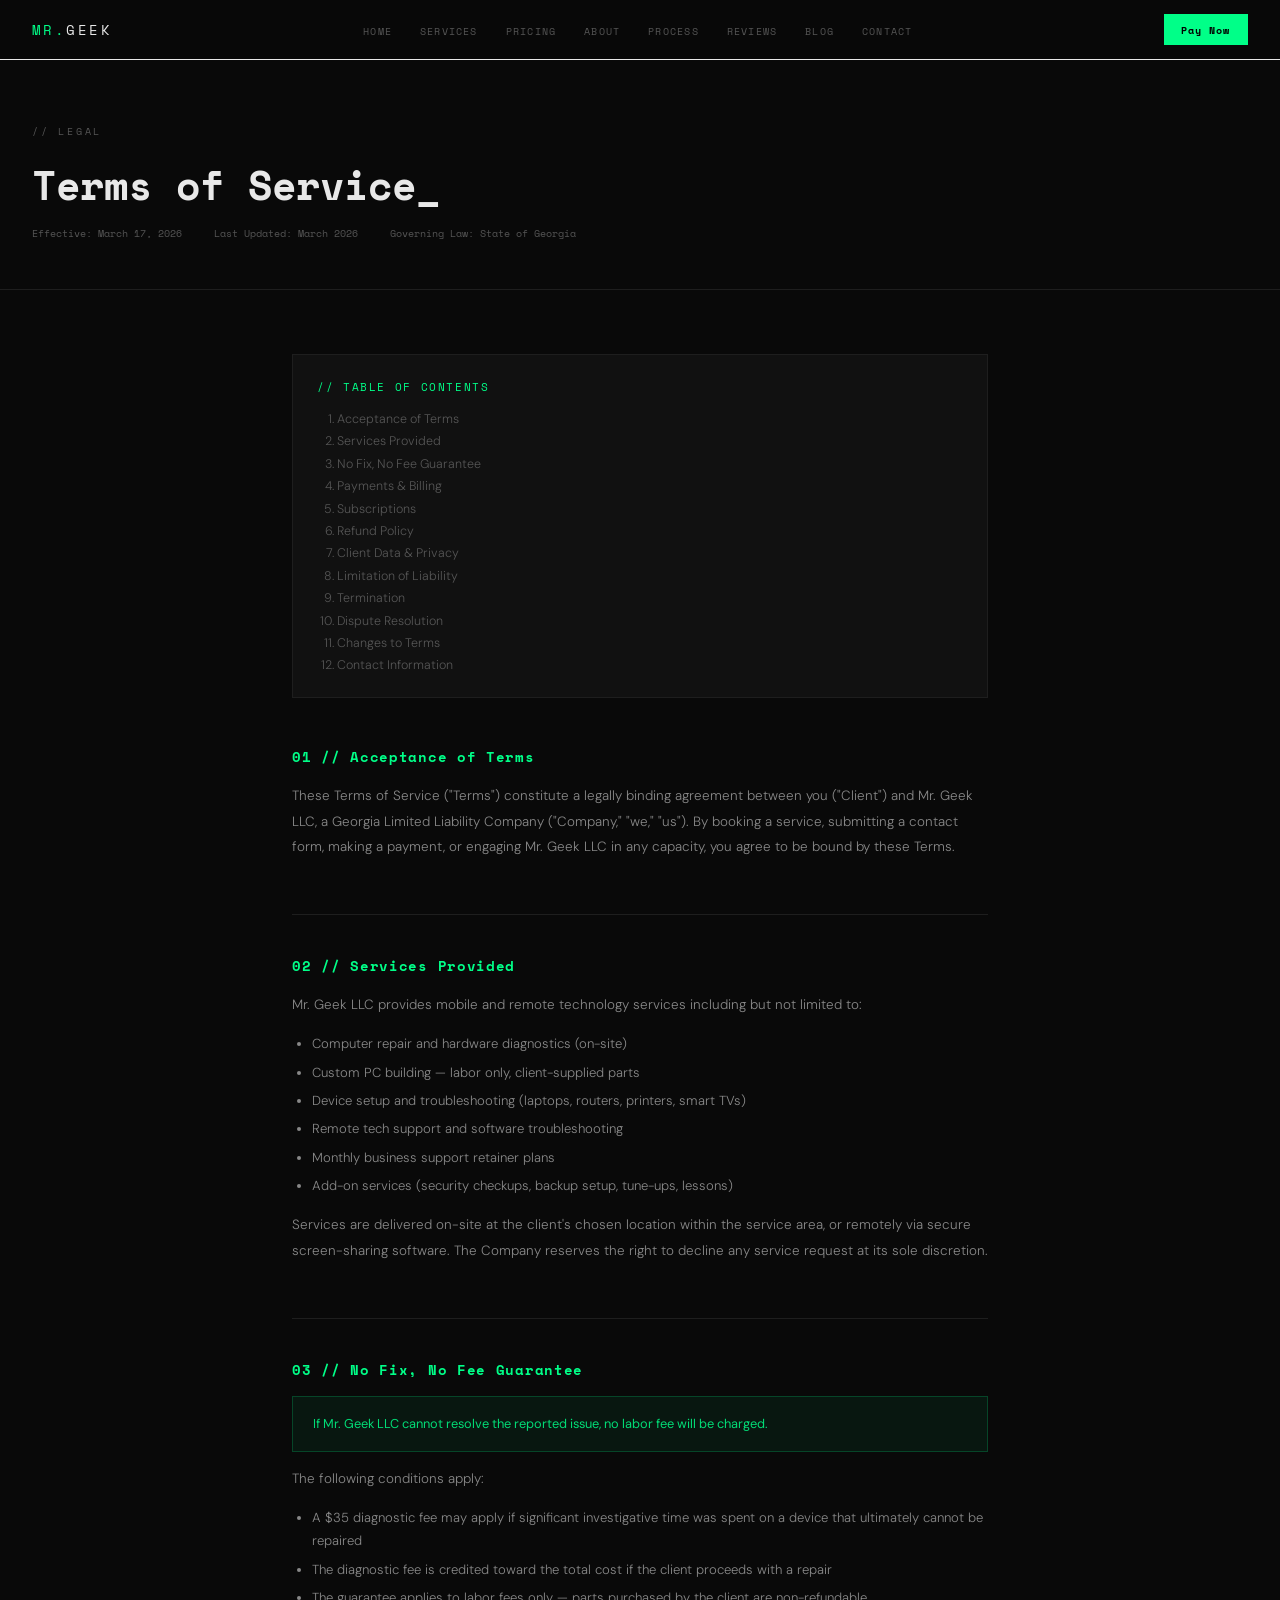
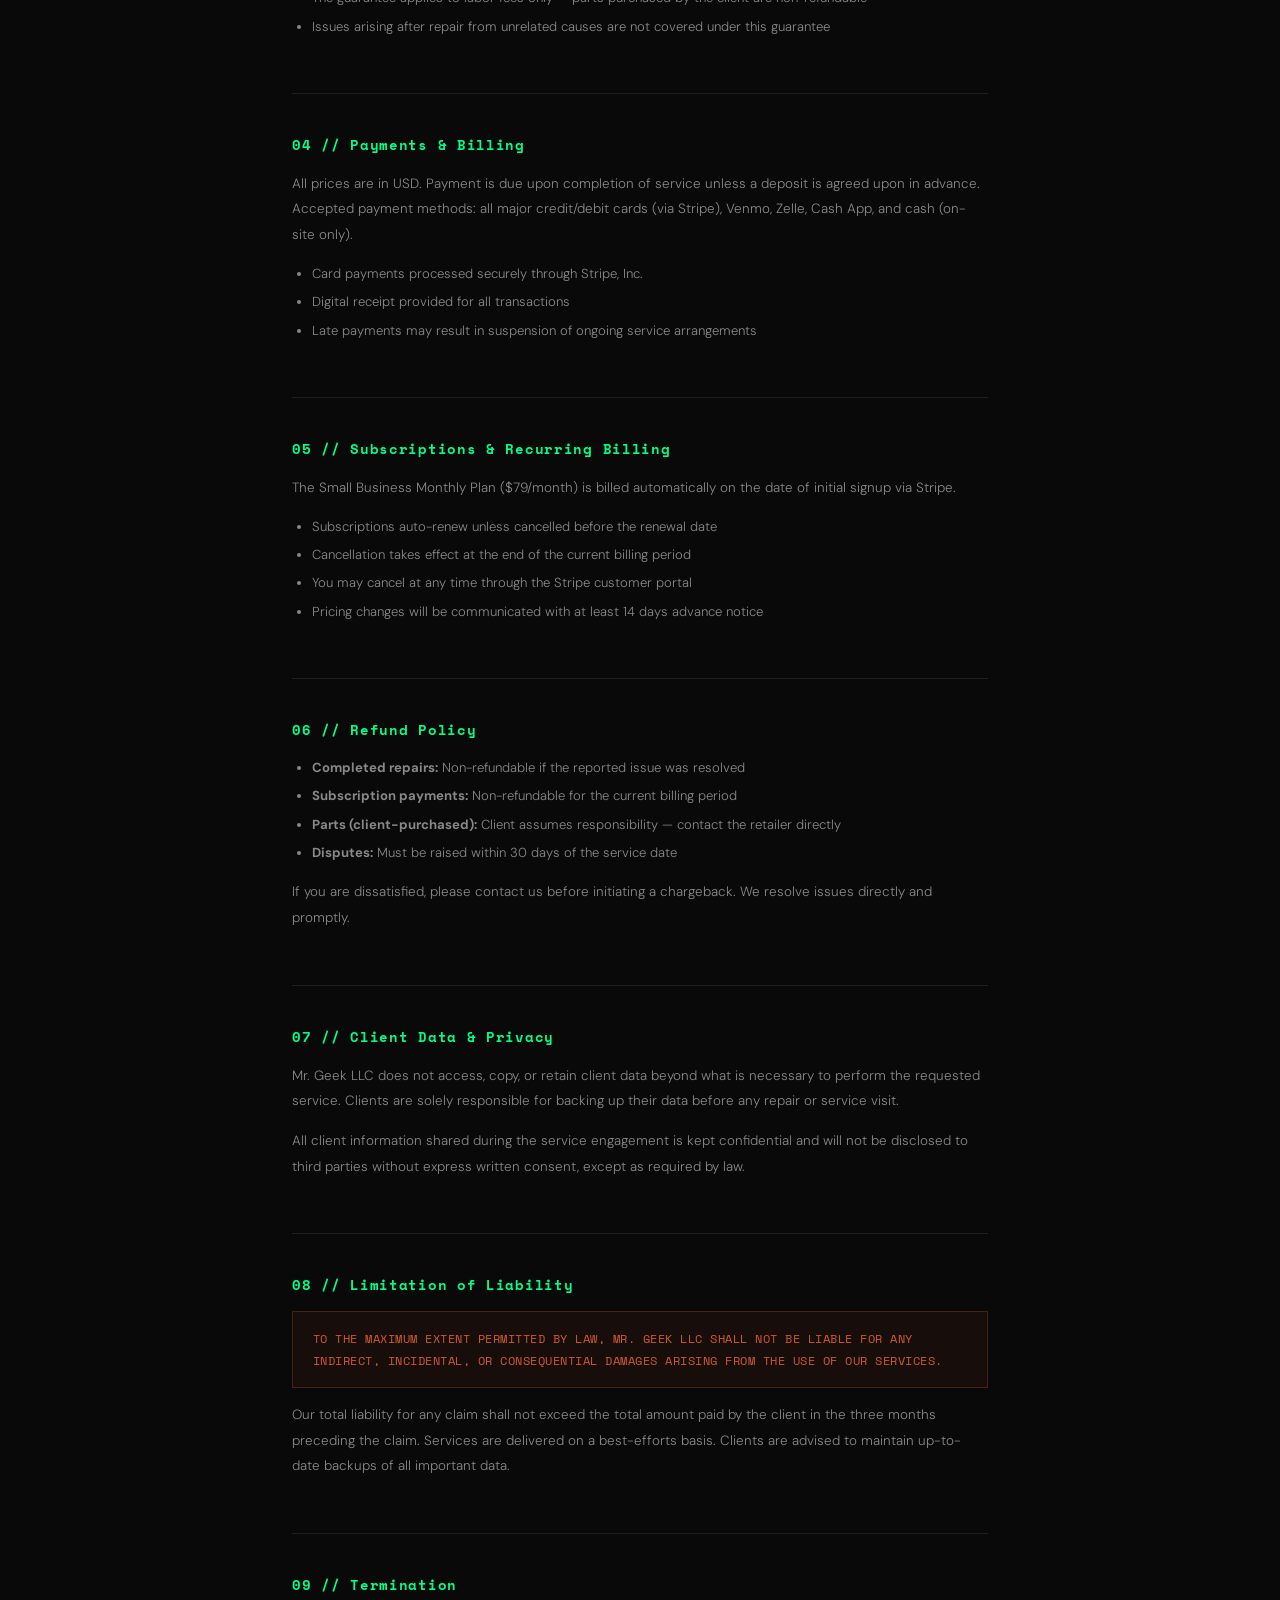
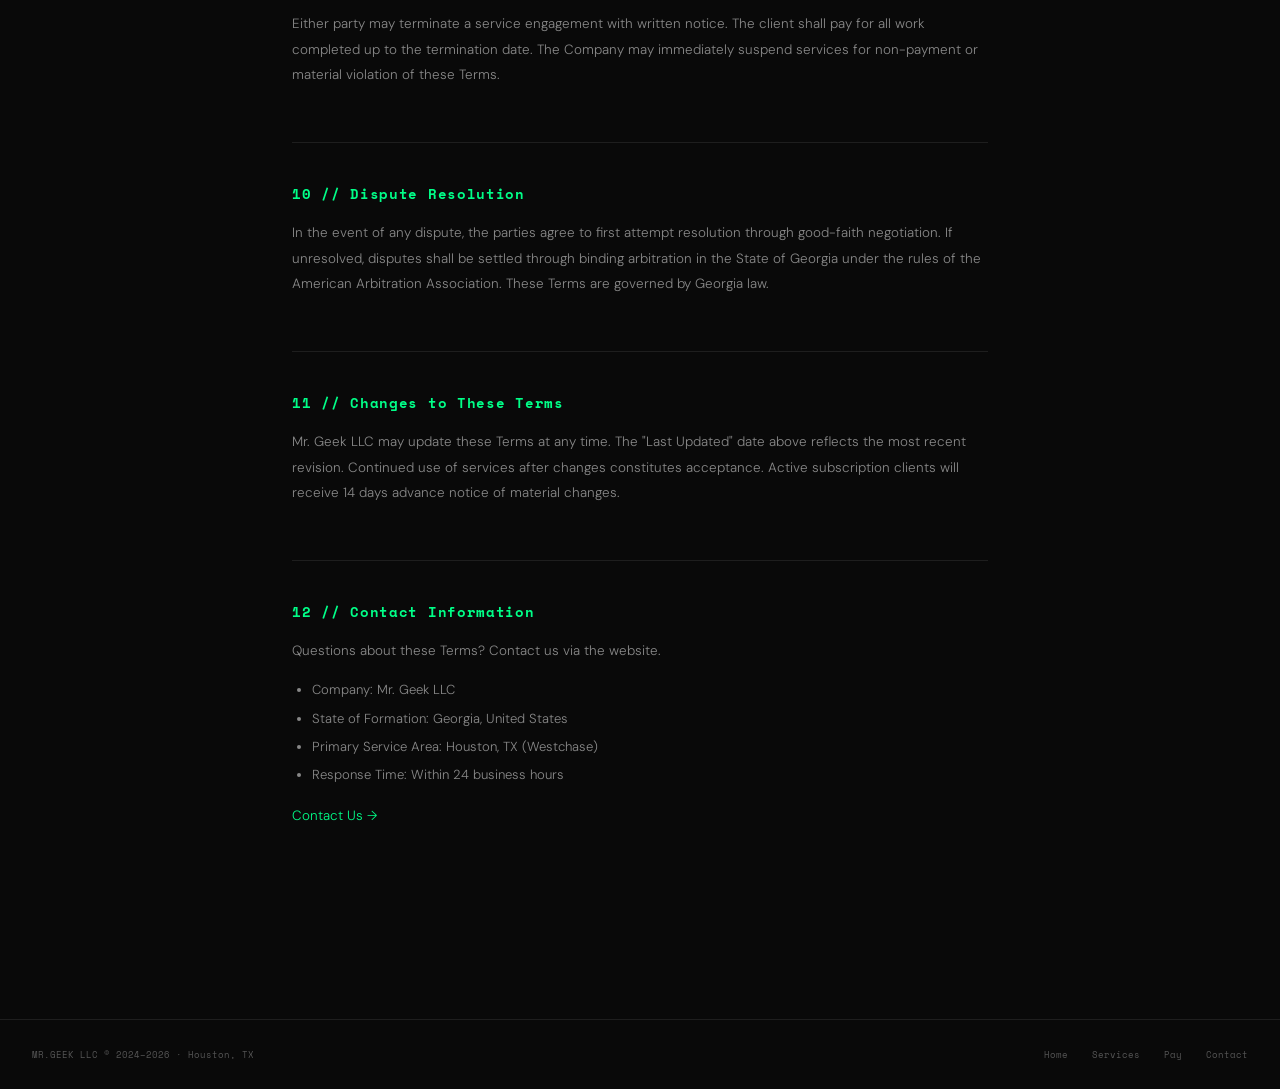
<file: tos.html>
<!DOCTYPE html>
<html lang="en">
<head>
  <meta charset="UTF-8"/><meta name="viewport" content="width=device-width, initial-scale=1.0"/>
  <title>Terms of Service — Mr. Geek LLC</title>
  <link rel="icon" href="data:image/svg+xml,<svg xmlns='http://www.w3.org/2000/svg' viewBox='0 0 100 100'><rect width='100' height='100' fill='%230a0a0a'/><text y='.9em' font-size='80' x='10'>🖥</text></svg>"/>
  <link rel="preconnect" href="https://fonts.googleapis.com"/>
  <link href="https://fonts.googleapis.com/css2?family=Space+Mono:wght@400;700&family=DM+Sans:wght@300;400;500;600&display=swap" rel="stylesheet"/>
  <style>
    :root{--bg:#090909;--sf:#111;--bd:#1e1e1e;--bd2:#2d2d2d;--ac:#00ff88;--ac2:#0099ff;--ac3:#ff6b35;--tx:#e8e8e8;--mu:#555;--mo:'Space Mono',monospace;--sa:'DM Sans',sans-serif;--nh:60px;}
    *{margin:0;padding:0;box-sizing:border-box;}html{scroll-behavior:smooth;}
    body{background:var(--bg);color:var(--tx);font-family:var(--sa);overflow-x:hidden;}a{text-decoration:none;color:inherit;}
    nav{position:fixed;top:0;width:100%;z-index:500;height:var(--nh);background:rgba(9,9,9,.95);backdrop-filter:blur(16px);border-bottom:1px solid var(--bd);display:flex;align-items:center;justify-content:space-between;padding:0 2rem;gap:1rem;}
    .nav-logo{font-family:var(--mo);font-size:.85rem;color:var(--ac);letter-spacing:.18em;text-decoration:none;}
    .nav-logo span{color:var(--tx);}
    .nav-links{display:flex;gap:1.75rem;list-style:none;}
    .nav-links a{font-family:var(--mo);font-size:.63rem;color:var(--mu);letter-spacing:.12em;text-transform:uppercase;transition:color .2s;text-decoration:none;}
    .nav-links a:hover,.nav-links a.active{color:var(--ac);}
    .nav-cta{font-family:var(--mo);font-size:.65rem;background:var(--ac);color:#000;padding:.45rem 1.1rem;font-weight:700;letter-spacing:.1em;cursor:pointer;border:none;text-decoration:none;display:inline-block;}
    .hamburger{display:none;flex-direction:column;gap:5px;cursor:pointer;background:none;border:none;padding:.3rem;}
    .hamburger span{display:block;width:22px;height:2px;background:var(--mu);transition:all .3s;}
    .hamburger.open span:first-child{transform:translateY(7px) rotate(45deg);}
    .hamburger.open span:nth-child(2){opacity:0;}
    .hamburger.open span:last-child{transform:translateY(-7px) rotate(-45deg);}
    .mobile-menu{display:none;position:fixed;top:var(--nh);left:0;right:0;background:rgba(9,9,9,.98);border-bottom:1px solid var(--bd);z-index:499;padding:1.5rem 2rem 2rem;flex-direction:column;gap:.75rem;}
    .mobile-menu.open{display:flex;}
    .mobile-menu a{font-family:var(--mo);font-size:.72rem;color:var(--mu);letter-spacing:.12em;text-transform:uppercase;padding:.75rem 0;border-bottom:1px solid var(--bd);text-decoration:none;}
    .mobile-menu .mobile-cta{width:100%;margin-top:.75rem;font-family:var(--mo);font-size:.75rem;background:var(--ac);color:#000;padding:.9rem;font-weight:700;cursor:pointer;border:none;text-align:center;display:block;}
    .sticky-book-bar{display:none;position:fixed;bottom:0;left:0;right:0;z-index:400;background:rgba(9,9,9,.97);border-top:1px solid var(--bd);padding:.9rem 1.5rem;text-align:center;font-family:var(--mo);font-size:.73rem;background:var(--ac);color:#000;padding:.85rem;font-weight:700;cursor:pointer;border:none;text-decoration:none;}
    .hero{margin-top:var(--nh);padding:4rem 2rem 3rem;border-bottom:1px solid var(--bd);}
    .ey{font-family:var(--mo);font-size:.62rem;color:var(--mu);letter-spacing:.28em;text-transform:uppercase;margin-bottom:1rem;}
    h1{font-family:var(--mo);font-size:clamp(1.75rem,4vw,2.5rem);font-weight:700;margin-bottom:.75rem;}
    .meta{font-family:var(--mo);font-size:.62rem;color:var(--mu);display:flex;gap:2rem;flex-wrap:wrap;}
    .content{max-width:760px;margin:0 auto;padding:4rem 2rem 6rem;}
    .toc{background:var(--sf);border:1px solid var(--bd);padding:1.5rem;margin-bottom:3rem;}
    .toc-title{font-family:var(--mo);font-size:.68rem;color:var(--ac);letter-spacing:.15em;text-transform:uppercase;margin-bottom:1rem;}
    .toc ol{padding-left:1.25rem;display:flex;flex-direction:column;gap:.4rem;}
    .toc li{font-size:.78rem;color:var(--mu);font-weight:300;}
    .toc a{color:var(--mu);transition:color .2s;}
    .toc a:hover{color:var(--ac);}
    .section{margin-bottom:2.5rem;padding-bottom:2.5rem;border-bottom:1px solid var(--bd);}
    .section:last-child{border-bottom:none;}
    .section h2{font-family:var(--mo);font-size:.88rem;font-weight:700;color:var(--ac);margin-bottom:1rem;letter-spacing:.05em;}
    .section p{font-size:.84rem;color:#888;line-height:1.9;margin-bottom:.9rem;font-weight:300;}
    .section p strong{color:var(--tx);font-weight:500;}
    .section ul{padding-left:1.25rem;margin-bottom:.9rem;}
    .section ul li{font-size:.82rem;color:#888;line-height:1.8;margin-bottom:.3rem;font-weight:300;}
    .section .hi{background:rgba(0,255,136,.06);border:1px solid rgba(0,255,136,.2);padding:1rem 1.25rem;font-size:.8rem;color:rgba(0,255,136,.85);margin-bottom:.9rem;line-height:1.7;}
    .section .warn{background:rgba(255,107,53,.06);border:1px solid rgba(255,107,53,.2);padding:1rem 1.25rem;font-size:.78rem;color:rgba(255,107,53,.8);margin-bottom:.9rem;line-height:1.7;text-transform:uppercase;font-family:var(--mo);letter-spacing:.04em;}
    footer{border-top:1px solid var(--bd);padding:1.75rem 2rem;display:flex;justify-content:space-between;align-items:center;flex-wrap:wrap;gap:.75rem;font-family:var(--mo);font-size:.58rem;color:var(--mu);}
    .fl{display:flex;gap:1.5rem;flex-wrap:wrap;}
    .fl a{color:var(--mu);transition:color .2s;text-decoration:none;}
    .fl a:hover{color:var(--tx);}
    @media(max-width:900px){.nav-links,.nav-cta{display:none;}.hamburger{display:flex;}.sticky-book-bar{display:block;}.meta{gap:1rem;}}
  </style>
</head>
<body>

<nav>
  <a href="index.html" class="nav-logo">MR.<span>GEEK</span></a>
  <ul class="nav-links">
    <li><a href="index.html">Home</a></li>
    <li><a href="services.html">Services</a></li>
    <li><a href="pricing.html">Pricing</a></li>
    <li><a href="about.html">About</a></li>
    <li><a href="process.html">Process</a></li>
    <li><a href="reviews.html">Reviews</a></li>
    <li><a href="blog.html">Blog</a></li>
    <li><a href="contact.html">Contact</a></li>
  </ul>
  <a href="pay.html" class="nav-cta">Pay Now</a>
  <button class="hamburger" id="hamburger" aria-label="Menu"><span></span><span></span><span></span></button>
</nav>

<div class="mobile-menu" id="mobileMenu">
  <a href="index.html">Home</a>
  <a href="services.html">Services</a>
  <a href="pricing.html">Pricing</a>
  <a href="about.html">About</a>
  <a href="process.html">Process</a>
  <a href="reviews.html">Reviews</a>
  <a href="blog.html">Blog</a>
  <a href="contact.html">Contact</a>
  <a href="pay.html" class="mobile-cta">Pay Now</a>
</div>

<a href="contact.html#booking" class="sticky-book-bar">📅 Book a Free Consultation</a>

<section class="hero">
  <p class="ey">// Legal</p>
  <h1>Terms of Service_</h1>
  <div class="meta">
    <span>Effective: March 17, 2026</span>
    <span>Last Updated: March 2026</span>
    <span>Governing Law: State of Georgia</span>
  </div>
</section>

<div class="content">
  <div class="toc">
    <p class="toc-title">// Table of Contents</p>
    <ol>
      <li><a href="#acceptance">Acceptance of Terms</a></li>
      <li><a href="#services">Services Provided</a></li>
      <li><a href="#guarantee">No Fix, No Fee Guarantee</a></li>
      <li><a href="#payments">Payments & Billing</a></li>
      <li><a href="#subscriptions">Subscriptions</a></li>
      <li><a href="#refunds">Refund Policy</a></li>
      <li><a href="#data">Client Data & Privacy</a></li>
      <li><a href="#liability">Limitation of Liability</a></li>
      <li><a href="#termination">Termination</a></li>
      <li><a href="#disputes">Dispute Resolution</a></li>
      <li><a href="#changes">Changes to Terms</a></li>
      <li><a href="#contact">Contact Information</a></li>
    </ol>
  </div>

  <div class="section" id="acceptance">
    <h2>01 // Acceptance of Terms</h2>
    <p>These Terms of Service ("Terms") constitute a legally binding agreement between you ("Client") and Mr. Geek LLC, a Georgia Limited Liability Company ("Company," "we," "us"). By booking a service, submitting a contact form, making a payment, or engaging Mr. Geek LLC in any capacity, you agree to be bound by these Terms.</p>
  </div>

  <div class="section" id="services">
    <h2>02 // Services Provided</h2>
    <p>Mr. Geek LLC provides mobile and remote technology services including but not limited to:</p>
    <ul>
      <li>Computer repair and hardware diagnostics (on-site)</li>
      <li>Custom PC building — labor only, client-supplied parts</li>
      <li>Device setup and troubleshooting (laptops, routers, printers, smart TVs)</li>
      <li>Remote tech support and software troubleshooting</li>
      <li>Monthly business support retainer plans</li>
      <li>Add-on services (security checkups, backup setup, tune-ups, lessons)</li>
    </ul>
    <p>Services are delivered on-site at the client's chosen location within the service area, or remotely via secure screen-sharing software. The Company reserves the right to decline any service request at its sole discretion.</p>
  </div>

  <div class="section" id="guarantee">
    <h2>03 // No Fix, No Fee Guarantee</h2>
    <div class="hi">If Mr. Geek LLC cannot resolve the reported issue, no labor fee will be charged.</div>
    <p>The following conditions apply:</p>
    <ul>
      <li>A $35 diagnostic fee may apply if significant investigative time was spent on a device that ultimately cannot be repaired</li>
      <li>The diagnostic fee is credited toward the total cost if the client proceeds with a repair</li>
      <li>The guarantee applies to labor fees only — parts purchased by the client are non-refundable</li>
      <li>Issues arising after repair from unrelated causes are not covered under this guarantee</li>
    </ul>
  </div>

  <div class="section" id="payments">
    <h2>04 // Payments & Billing</h2>
    <p>All prices are in USD. Payment is due upon completion of service unless a deposit is agreed upon in advance. Accepted payment methods: all major credit/debit cards (via Stripe), Venmo, Zelle, Cash App, and cash (on-site only).</p>
    <ul>
      <li>Card payments processed securely through Stripe, Inc.</li>
      <li>Digital receipt provided for all transactions</li>
      <li>Late payments may result in suspension of ongoing service arrangements</li>
    </ul>
  </div>

  <div class="section" id="subscriptions">
    <h2>05 // Subscriptions & Recurring Billing</h2>
    <p>The Small Business Monthly Plan ($79/month) is billed automatically on the date of initial signup via Stripe.</p>
    <ul>
      <li>Subscriptions auto-renew unless cancelled before the renewal date</li>
      <li>Cancellation takes effect at the end of the current billing period</li>
      <li>You may cancel at any time through the Stripe customer portal</li>
      <li>Pricing changes will be communicated with at least 14 days advance notice</li>
    </ul>
  </div>

  <div class="section" id="refunds">
    <h2>06 // Refund Policy</h2>
    <ul>
      <li><strong>Completed repairs:</strong> Non-refundable if the reported issue was resolved</li>
      <li><strong>Subscription payments:</strong> Non-refundable for the current billing period</li>
      <li><strong>Parts (client-purchased):</strong> Client assumes responsibility — contact the retailer directly</li>
      <li><strong>Disputes:</strong> Must be raised within 30 days of the service date</li>
    </ul>
    <p>If you are dissatisfied, please contact us before initiating a chargeback. We resolve issues directly and promptly.</p>
  </div>

  <div class="section" id="data">
    <h2>07 // Client Data & Privacy</h2>
    <p>Mr. Geek LLC does not access, copy, or retain client data beyond what is necessary to perform the requested service. Clients are solely responsible for backing up their data before any repair or service visit.</p>
    <p>All client information shared during the service engagement is kept confidential and will not be disclosed to third parties without express written consent, except as required by law.</p>
  </div>

  <div class="section" id="liability">
    <h2>08 // Limitation of Liability</h2>
    <div class="warn">To the maximum extent permitted by law, Mr. Geek LLC shall not be liable for any indirect, incidental, or consequential damages arising from the use of our services.</div>
    <p>Our total liability for any claim shall not exceed the total amount paid by the client in the three months preceding the claim. Services are delivered on a best-efforts basis. Clients are advised to maintain up-to-date backups of all important data.</p>
  </div>

  <div class="section" id="termination">
    <h2>09 // Termination</h2>
    <p>Either party may terminate a service engagement with written notice. The client shall pay for all work completed up to the termination date. The Company may immediately suspend services for non-payment or material violation of these Terms.</p>
  </div>

  <div class="section" id="disputes">
    <h2>10 // Dispute Resolution</h2>
    <p>In the event of any dispute, the parties agree to first attempt resolution through good-faith negotiation. If unresolved, disputes shall be settled through binding arbitration in the State of Georgia under the rules of the American Arbitration Association. These Terms are governed by Georgia law.</p>
  </div>

  <div class="section" id="changes">
    <h2>11 // Changes to These Terms</h2>
    <p>Mr. Geek LLC may update these Terms at any time. The "Last Updated" date above reflects the most recent revision. Continued use of services after changes constitutes acceptance. Active subscription clients will receive 14 days advance notice of material changes.</p>
  </div>

  <div class="section" id="contact">
    <h2>12 // Contact Information</h2>
    <p>Questions about these Terms? Contact us via the website.</p>
    <ul>
      <li>Company: Mr. Geek LLC</li>
      <li>State of Formation: Georgia, United States</li>
      <li>Primary Service Area: Houston, TX (Westchase)</li>
      <li>Response Time: Within 24 business hours</li>
    </ul>
    <p style="margin-top:1rem"><a href="contact.html" style="color:var(--ac)">Contact Us →</a></p>
  </div>
</div>

<footer>
  <span>MR.GEEK LLC © 2024–2026 · Houston, TX</span>
  <div class="fl"><a href="index.html">Home</a><a href="services.html">Services</a><a href="pay.html">Pay</a><a href="contact.html">Contact</a></div>
</footer>

<script src="main.js"></script>
</body>
</html>
</file>
<file: styles.css>
@import url('https://fonts.googleapis.com/css2?family=Space+Mono:wght@400;700&family=Syne:wght@400;600;700;800&display=swap');

:root {
  --bg: #080b0f;
  --surface: #0d1117;
  --card: #111820;
  --border: #1e2d3d;
  --accent: #00ff88;
  --accent2: #00c8ff;
  --text: #e8f0f8;
  --muted: #6a8099;
  --mono: 'Space Mono', monospace;
  --sans: 'Syne', sans-serif;
}

*, *::before, *::after { box-sizing: border-box; margin: 0; padding: 0; }
html { scroll-behavior: smooth; }
body { background: var(--bg); color: var(--text); font-family: var(--sans); overflow-x: hidden; }

body::before {
  content: '';
  position: fixed; inset: 0;
  background-image: linear-gradient(rgba(0,255,136,0.03) 1px,transparent 1px), linear-gradient(90deg,rgba(0,255,136,0.03) 1px,transparent 1px);
  background-size: 60px 60px;
  pointer-events: none; z-index: 0;
}

/* FORCE DEFAULT CURSOR ON ALL INTERACTIVE ELEMENTS */
a, button, .card, [role="button"], input, select, textarea, .nav-links a, .nav-cta, .hamburger, .sticky-book-bar, .btn-primary, .btn-outline, .form-submit, .cookie-accept, .cookie-decline, .platform-btn, .newsletter-btn, .pbtn, .cab, .tab-btn, .package-card .btn-outline, .package-card .btn-primary, .service-mini-link, .post-card, .review-card a, .footer-links a, .footer-social a {
  cursor: auto !important;
}

/* NAV */
nav {
  position:fixed;top:0;left:0;right:0;z-index:100;
  padding:20px 60px;
  display:flex;justify-content:space-between;align-items:center;
  background:rgba(8,11,15,0.92);
  backdrop-filter:blur(12px);
  border-bottom:1px solid var(--border);
}
.nav-logo { font-family:var(--mono);font-size:18px;color:var(--accent);text-decoration:none;letter-spacing:2px; }
.nav-logo span { color:var(--text); }
.nav-links { display:flex;gap:28px;list-style:none;align-items:center; }
.nav-links a { font-family:var(--mono);font-size:11px;color:var(--muted);text-decoration:none;letter-spacing:2px;text-transform:uppercase;transition:color 0.2s; }
.nav-links a:hover,.nav-links a.active { color:var(--accent); }
.nav-cta { font-family:var(--mono);font-size:11px;color:var(--bg);background:var(--accent);padding:10px 20px;text-decoration:none;letter-spacing:1px;text-transform:uppercase;transition:all 0.2s;clip-path:polygon(8px 0%,100% 0%,calc(100% - 8px) 100%,0% 100%); }
.nav-cta:hover { background:var(--accent2); }

/* HAMBURGER */
.hamburger { display:none;flex-direction:column;gap:5px;background:none;border:none;padding:4px;cursor:pointer; }
.hamburger span { display:block;width:24px;height:2px;background:var(--text);transition:all 0.3s; }
.hamburger.open span:nth-child(1) { transform:rotate(45deg) translate(5px,5px); }
.hamburger.open span:nth-child(2) { opacity:0; }
.hamburger.open span:nth-child(3) { transform:rotate(-45deg) translate(5px,-5px); }

/* MOBILE MENU */
.mobile-menu {
  display:none;
  position:fixed;top:0;left:0;right:0;bottom:0;
  background:rgba(8,11,15,0.98);
  z-index:99;
  flex-direction:column;
  justify-content:center;
  align-items:center;
  gap:32px;
}
.mobile-menu.open { display:flex; }
.mobile-menu a { font-family:var(--mono);font-size:20px;color:var(--muted);text-decoration:none;letter-spacing:3px;text-transform:uppercase;transition:color 0.2s; }
.mobile-menu a:hover { color:var(--accent); }
.mobile-menu .mobile-cta { color:var(--bg);background:var(--accent);padding:14px 40px;clip-path:polygon(10px 0%,100% 0%,calc(100% - 10px) 100%,0% 100%); }

/* STICKY MOBILE BOOK BAR */
.sticky-book-bar {
  display:none;
  position:fixed;bottom:0;left:0;right:0;z-index:90;
  background:var(--accent);
  padding:14px 24px;
  text-align:center;
  font-family:var(--mono);font-size:13px;color:var(--bg);
  letter-spacing:2px;text-transform:uppercase;
  text-decoration:none;
  transition:background 0.2s;
}
.sticky-book-bar:hover { background:var(--accent2); }

/* PAGE HERO */
.page-hero { padding:160px 60px 80px;position:relative;z-index:1;border-bottom:1px solid var(--border); }
.page-hero-tag { font-family:var(--mono);font-size:11px;color:var(--accent);letter-spacing:4px;text-transform:uppercase;margin-bottom:20px;display:flex;align-items:center;gap:12px; }
.page-hero-tag::before { content:'';display:block;width:30px;height:1px;background:var(--accent); }
.page-hero h1 { font-size:clamp(40px,6vw,80px);font-weight:800;letter-spacing:-2px;line-height:1.0; }
.page-hero h1 .accent { color:var(--accent); }
.page-hero p { font-size:18px;color:var(--muted);max-width:560px;line-height:1.7;margin-top:24px; }

/* SECTION */
.section { padding:100px 60px;position:relative;z-index:1; }
.section-alt { background:var(--surface);border-top:1px solid var(--border);border-bottom:1px solid var(--border); }
.section-label { font-family:var(--mono);font-size:11px;color:var(--accent);letter-spacing:4px;text-transform:uppercase;margin-bottom:16px;display:flex;align-items:center;gap:12px; }
.section-label::before { content:'';display:block;width:30px;height:1px;background:var(--accent); }
.section-title { font-size:clamp(28px,4vw,48px);font-weight:800;letter-spacing:-1px;margin-bottom:56px;line-height:1.1; }

/* BUTTONS */
.btn-primary { font-family:var(--mono);font-size:13px;color:var(--bg);background:var(--accent);padding:16px 36px;text-decoration:none;letter-spacing:1px;text-transform:uppercase;transition:all 0.2s;clip-path:polygon(10px 0%,100% 0%,calc(100% - 10px) 100%,0% 100%);display:inline-block; }
.btn-primary:hover { background:var(--accent2);transform:translateY(-2px); }
.btn-outline { font-family:var(--mono);font-size:13px;color:var(--accent);border:1px solid rgba(0,255,136,0.4);padding:16px 36px;text-decoration:none;letter-spacing:1px;text-transform:uppercase;transition:all 0.2s;display:inline-block; }
.btn-outline:hover { background:rgba(0,255,136,0.08);border-color:var(--accent); }

/* CARDS */
.card { background:var(--card);border:1px solid var(--border);padding:40px;transition:all 0.3s;position:relative;overflow:hidden; }
.card::before { content:'';position:absolute;inset:0;background:linear-gradient(135deg,rgba(0,255,136,0.05) 0%,transparent 60%);opacity:0;transition:opacity 0.3s; }
.card:hover::before { opacity:1; }
.card:hover { border-color:rgba(0,255,136,0.3);transform:translateY(-4px); }

/* GRIDS */
.grid-2 { display:grid;grid-template-columns:1fr 1fr;gap:2px; }
.grid-3 { display:grid;grid-template-columns:repeat(3,1fr);gap:2px; }
.grid-auto { display:grid;grid-template-columns:repeat(auto-fit,minmax(300px,1fr));gap:2px; }

/* REVEAL */
.reveal { opacity:0;transform:translateY(32px);transition:all 0.7s ease; }
.reveal.visible { opacity:1;transform:translateY(0); }

/* TICKER */
.ticker { background:var(--accent);padding:12px 0;overflow:hidden; }
.ticker-inner { display:flex;white-space:nowrap;animation:ticker 25s linear infinite; }
.ticker-item { font-family:var(--mono);font-size:12px;color:var(--bg);letter-spacing:3px;text-transform:uppercase;padding:0 40px; }
.ticker-item::before { content:'✦ '; }

/* COOKIE BAR */
.cookie-bar {
  position:fixed;bottom:0;left:0;right:0;z-index:200;
  background:var(--card);border-top:1px solid var(--border);
  padding:16px 60px;
  display:flex;justify-content:space-between;align-items:center;gap:24px;
}
.cookie-bar p { font-family:var(--mono);font-size:11px;color:var(--muted);letter-spacing:0.5px;line-height:1.6; }
.cookie-bar p a { color:var(--accent);text-decoration:none; }
.cookie-bar-actions { display:flex;gap:12px;flex-shrink:0; }
.cookie-accept { font-family:var(--mono);font-size:11px;color:var(--bg);background:var(--accent);border:none;padding:8px 20px;letter-spacing:1px;cursor:pointer;transition:background 0.2s; }
.cookie-accept:hover { background:var(--accent2); }
.cookie-decline { font-family:var(--mono);font-size:11px;color:var(--muted);background:none;border:1px solid var(--border);padding:8px 20px;letter-spacing:1px;cursor:pointer;transition:all 0.2s; }
.cookie-decline:hover { border-color:var(--accent);color:var(--accent); }

/* FOOTER */
footer { border-top:1px solid var(--border);padding:64px 60px 32px;position:relative;z-index:1; }
.footer-grid { display:grid;grid-template-columns:2fr 1fr 1fr 1fr;gap:48px;margin-bottom:48px; }
.footer-brand p { font-size:14px;color:var(--muted);line-height:1.8;margin-top:16px;max-width:280px; }
.footer-col h4 { font-family:var(--mono);font-size:11px;color:var(--accent);letter-spacing:3px;text-transform:uppercase;margin-bottom:20px; }
.footer-col ul { list-style:none; }
.footer-col ul li { margin-bottom:12px; }
.footer-col ul li a { font-size:14px;color:var(--muted);text-decoration:none;transition:color 0.2s; }
.footer-col ul li a:hover { color:var(--accent); }
.footer-bottom { border-top:1px solid var(--border);padding-top:24px;display:flex;justify-content:space-between;align-items:center;gap:16px; }
.footer-logo { font-family:var(--mono);font-size:16px;color:var(--accent);letter-spacing:2px; }
.footer-copy { font-family:var(--mono);font-size:11px;color:var(--muted);letter-spacing:1px; }
.footer-social { display:flex;gap:12px; }
.footer-social a { width:36px;height:36px;border:1px solid var(--border);display:flex;align-items:center;justify-content:center;font-size:14px;color:var(--muted);text-decoration:none;transition:all 0.2s; }
.footer-social a:hover { border-color:var(--accent);color:var(--accent); }

/* ANIMATIONS */
@keyframes fadeUp { from{opacity:0;transform:translateY(24px)} to{opacity:1;transform:translateY(0)} }
@keyframes ticker { from{transform:translateX(0)} to{transform:translateX(-50%)} }
@keyframes blink { 0%,100%{opacity:1} 50%{opacity:0} }
@keyframes spin { from{transform:rotate(0deg)} to{transform:rotate(360deg)} }
@keyframes pulse { 0%,100%{opacity:1} 50%{opacity:0.5} }
.blink { animation:blink 1s step-end infinite; }

/* SCHEMA / SEO */
.sr-only { position:absolute;width:1px;height:1px;padding:0;margin:-1px;overflow:hidden;clip:rect(0,0,0,0);white-space:nowrap;border:0; }

/* MOBILE */
@media(max-width:900px) {

  /* ── NAV ── */
  nav { padding:16px 20px; }
  .nav-links, .nav-cta { display:none; }
  .hamburger { display:flex; }
  .sticky-book-bar { display:block; }

  /* ── GLOBAL SPACING ── */
  /* All pages get bottom padding so sticky bar never covers content */
  body { padding-bottom:54px; }

  .page-hero { padding:100px 20px 56px; }
  .section { padding:56px 20px; }

  /* ── HERO BUTTONS ── */
  /* Stack CTA buttons vertically, full width, easy tap targets */
  .hero-actions,
  .cta-actions {
    display:flex;
    flex-direction:column;
    gap:12px;
    align-items:stretch;
    width:100%;
    max-width:320px;
  }
  .hero-actions .btn-primary,
  .hero-actions .btn-outline,
  .cta-actions .btn-primary,
  .cta-actions .btn-outline {
    display:block;
    text-align:center;
    width:100%;
    padding:16px 24px;
  }

  /* ── GRIDS ── */
  .grid-2,
  .grid-3,
  .grid-auto { grid-template-columns:1fr; }

  /* ── CARDS ── */
  /* Disable sticky hover lift on touch devices */
  .card:hover { transform:none; }
  .card { padding:28px 24px; }

  /* ── STATS ROW ── */
  /* 2-column grid instead of 4-across cramming */
  .stats-row,
  .stats-grid {
    display:grid;
    grid-template-columns:1fr 1fr;
    gap:1px;
  }

  /* ── SECTION TITLE ── */
  .section-title { margin-bottom:36px; }

  /* ── FOOTER ── */
  footer { padding:48px 20px 32px; }
  .footer-grid { grid-template-columns:1fr 1fr; gap:28px; }
  .footer-bottom { flex-direction:column; text-align:center; gap:12px; }
  .footer-social { justify-content:center; }

  /* ── COOKIE BAR ── */
  /* Sits above sticky book bar — z-index already handles order */
  .cookie-bar {
    flex-direction:column;
    padding:16px 20px;
    text-align:center;
    gap:14px;
    /* Push up so it clears the sticky book bar */
    bottom:54px;
  }
  .cookie-bar-actions { justify-content:center; }

  /* ── PAGE HERO H1 ── */
  .page-hero h1 { letter-spacing:-1px; }

}

@media(max-width:480px) {

  /* ── NAV ── */
  nav { padding:14px 16px; }

  /* ── SPACING ── */
  .page-hero { padding:90px 16px 48px; }
  .section { padding:48px 16px; }

  /* ── FOOTER ── */
  .footer-grid { grid-template-columns:1fr; gap:24px; }
  footer { padding:40px 16px 28px; }

  /* ── BUTTONS ── */
  .btn-primary, .btn-outline { font-size:12px; padding:14px 20px; }

  /* ── STATS ── */
  .stats-row,
  .stats-grid { grid-template-columns:1fr 1fr; }

  /* ── TICKER ── */
  .ticker-item { padding:0 24px; font-size:11px; }

  /* ── SECTION TITLE ── */
  .section-title { margin-bottom:28px; }

  /* ── COOKIE BAR ── */
  .cookie-bar { padding:14px 16px; }

}
</file>
